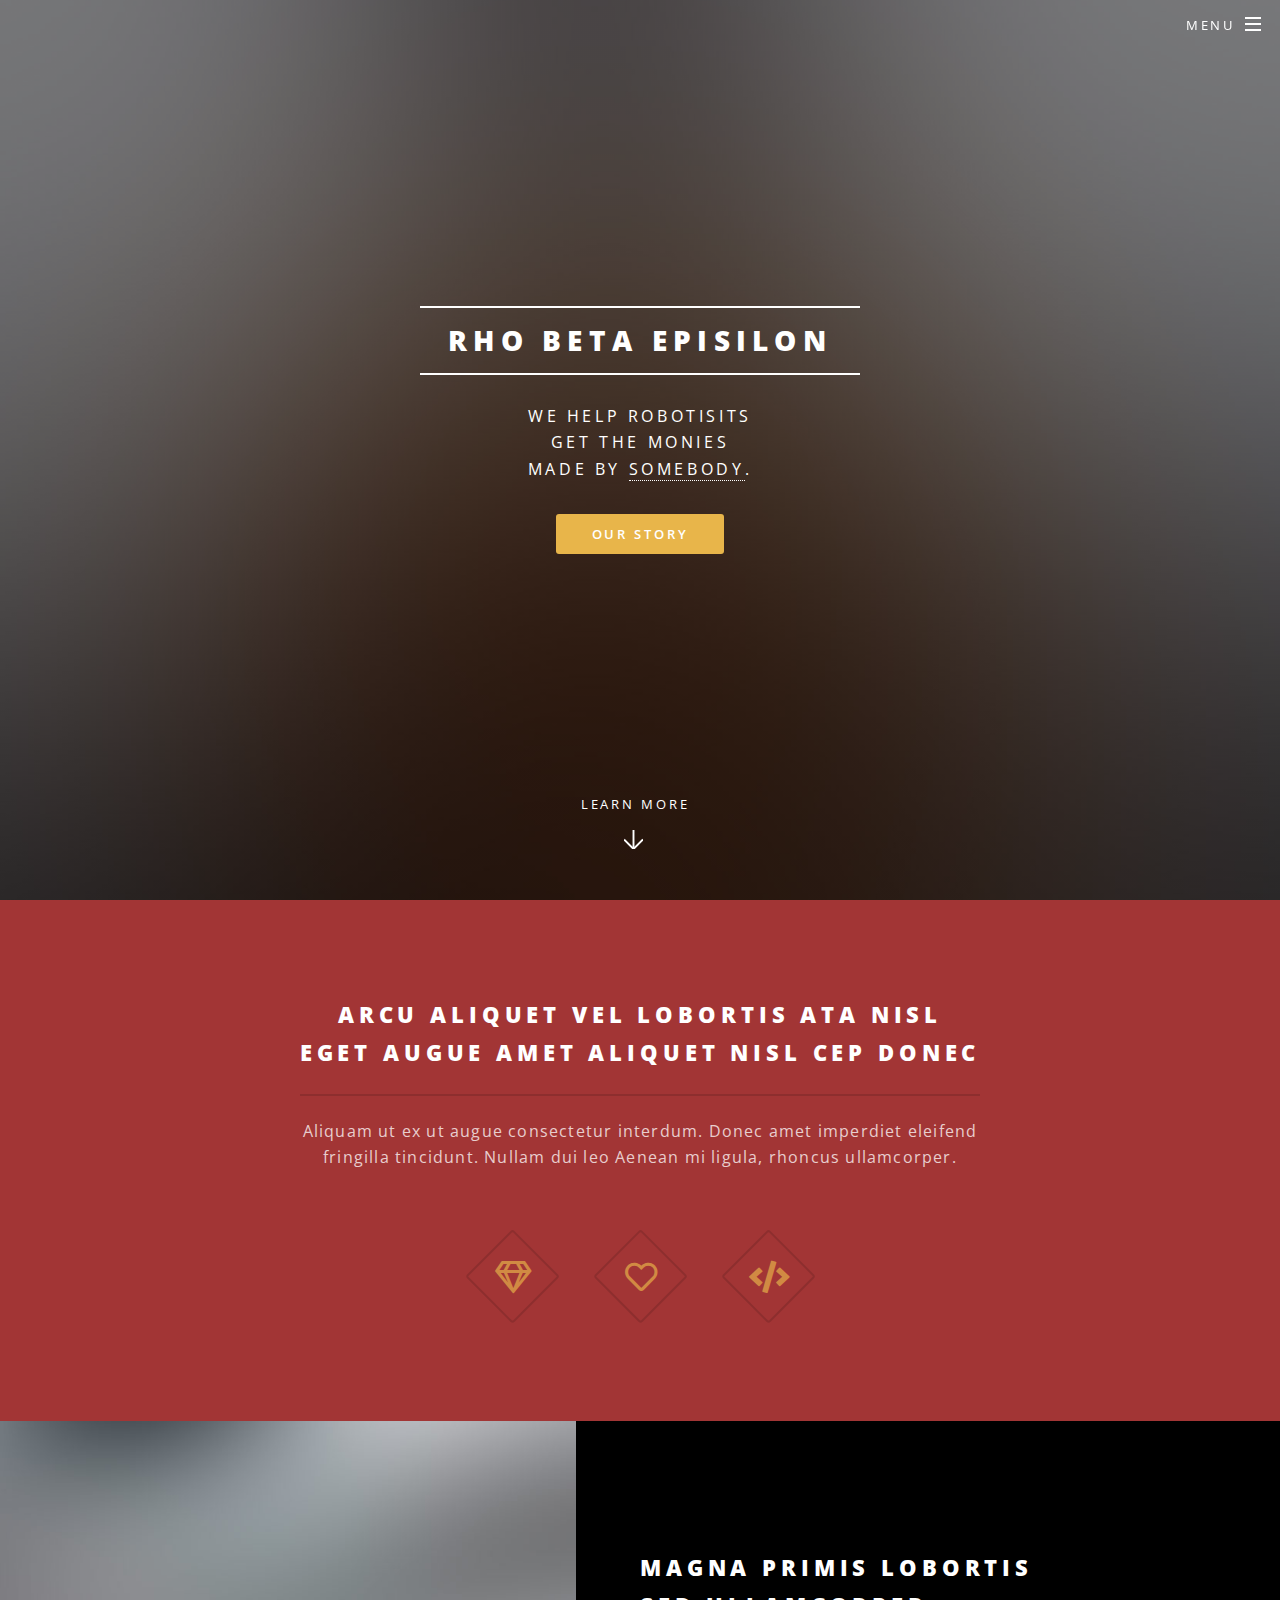
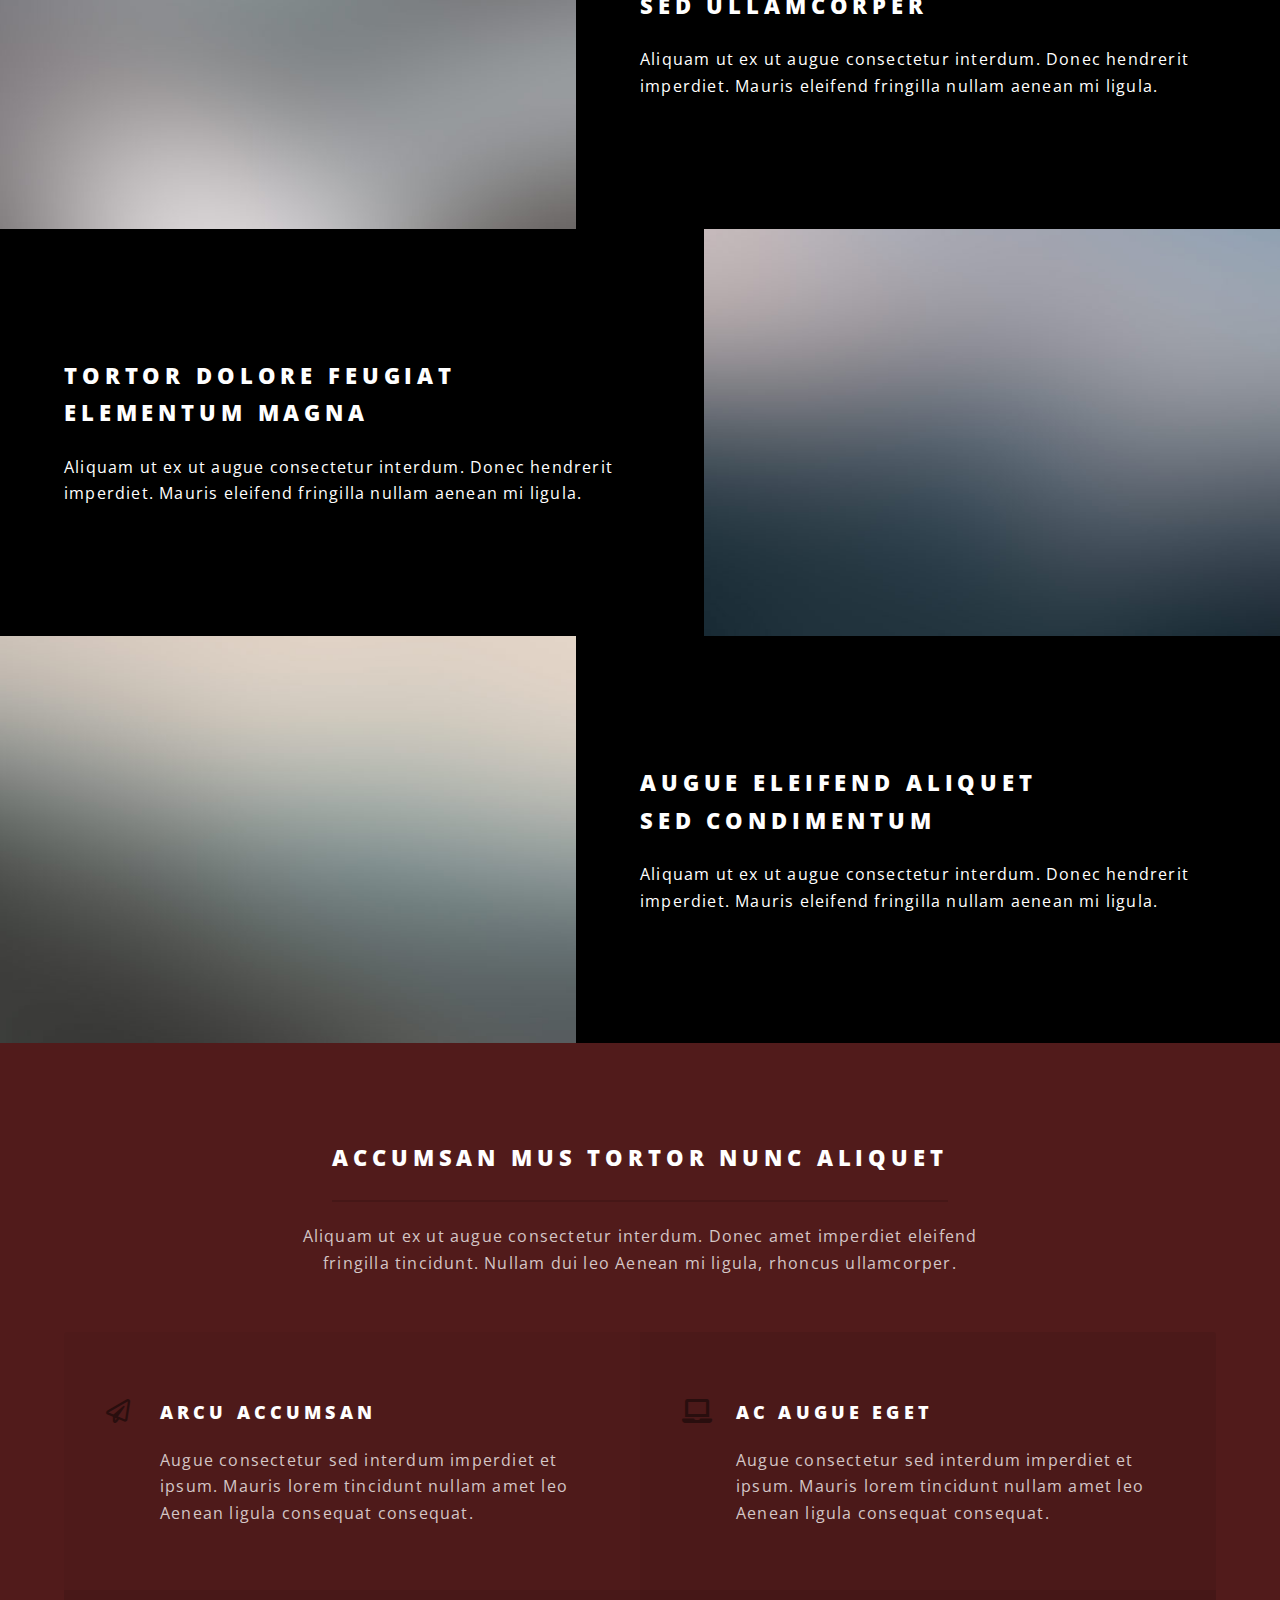
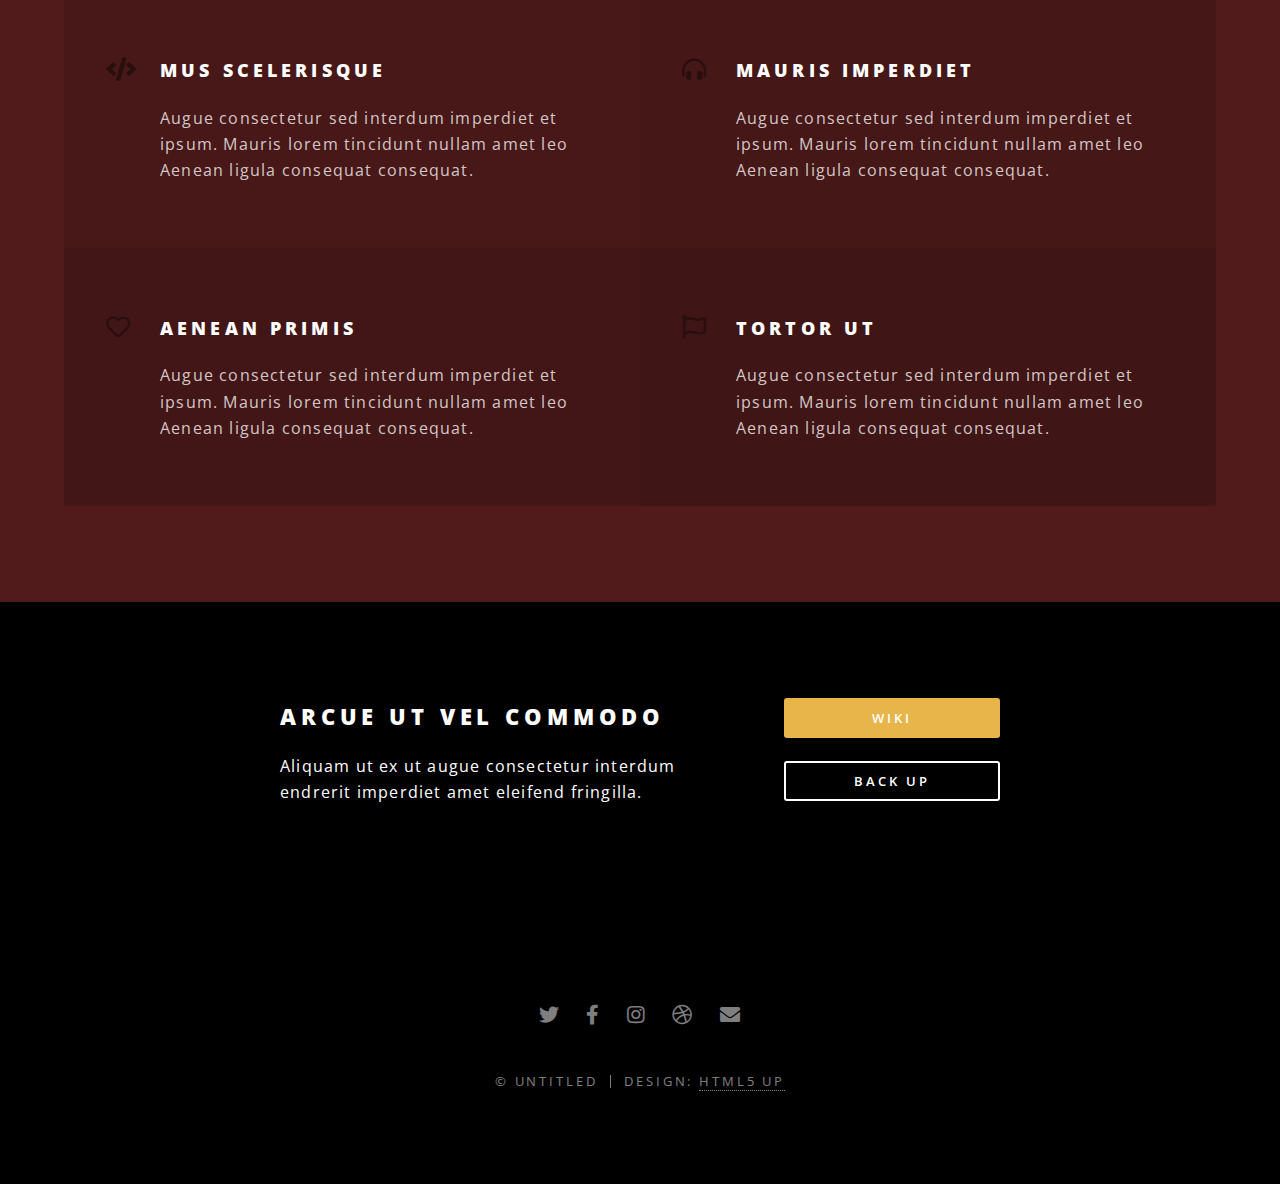
<file: index.html>
<!DOCTYPE HTML>
<!--
	Spectral by HTML5 UP
	html5up.net | @ajlkn
	Free for personal and commercial use under the CCA 3.0 license (html5up.net/license)
-->
<html>
	<head>
		<title>Rho Beta Episilon</title>
		<meta charset="utf-8" />
		<meta name="viewport" content="width=device-width, initial-scale=1, user-scalable=no" />
		<link rel="stylesheet" href="assets/css/main.css" />
		<noscript><link rel="stylesheet" href="assets/css/noscript.css" /></noscript>
	</head>
	<body class="landing is-preload">

		<!-- Page Wrapper -->
			<div id="page-wrapper">

				<!-- Header -->
					<header id="header" class="alt">
						<h1><a href="index.html">Rho Beta Episilon</a></h1>
						<nav id="nav">
							<ul>
								<li class="special">
									<a href="#menu" class="menuToggle"><span>Menu</span></a>
									<div id="menu">
										<ul>
											<li><a href="index.html">Home</a></li>
											<li><a href="about.html">About Us</a></li>
											<li><a href="chapter.html">Starting A Chapter</a></li>
											<li><a href="branding.html">Branding</a></li>
											<li><a href="contact.html">Contact Us</a></li>
											<li><a href="elements.html">Elements</a></li>
										</ul>
									</div>
								</li>
							</ul>
						</nav>
					</header>

				<!-- Banner -->
					<section id="banner">
						<div class="inner">
							<h2>Rho Beta Episilon</h2>
							<p>We Help Robotisits<br />
							Get The Monies<br />
							Made by <a href="https://arjungandhi.com">Somebody</a>.</p>
							<ul class="actions special">
								<li><a href="about.html" class="button primary"> Our Story </a></li>
							</ul>
						</div>
						<a href="#one" class="more scrolly">Learn More</a>
					</section>

				<!-- One -->
					<section id="one" class="wrapper style1 special">
						<div class="inner">
							<header class="major">
								<h2>Arcu aliquet vel lobortis ata nisl<br />
								eget augue amet aliquet nisl cep donec</h2>
								<p>Aliquam ut ex ut augue consectetur interdum. Donec amet imperdiet eleifend<br />
								fringilla tincidunt. Nullam dui leo Aenean mi ligula, rhoncus ullamcorper.</p>
							</header>
							<ul class="icons major">
								<li><span class="icon fa-gem major style3"><span class="label">Lorem</span></span></li>
								<li><span class="icon fa-heart major style3"><span class="label">Ipsum</span></span></li>
								<li><span class="icon solid fa-code major style3"><span class="label">Dolor</span></span></li>
							</ul>
						</div>
					</section>

				<!-- Two -->
					<section id="two" class="wrapper alt style2">
						<section class="spotlight">
							<div class="image"><img src="images/pic01.jpg" alt="" /></div><div class="content">
								<h2>Magna primis lobortis<br />
								sed ullamcorper</h2>
								<p>Aliquam ut ex ut augue consectetur interdum. Donec hendrerit imperdiet. Mauris eleifend fringilla nullam aenean mi ligula.</p>
							</div>
						</section>
						<section class="spotlight">
							<div class="image"><img src="images/pic02.jpg" alt="" /></div><div class="content">
								<h2>Tortor dolore feugiat<br />
								elementum magna</h2>
								<p>Aliquam ut ex ut augue consectetur interdum. Donec hendrerit imperdiet. Mauris eleifend fringilla nullam aenean mi ligula.</p>
							</div>
						</section>
						<section class="spotlight">
							<div class="image"><img src="images/pic03.jpg" alt="" /></div><div class="content">
								<h2>Augue eleifend aliquet<br />
								sed condimentum</h2>
								<p>Aliquam ut ex ut augue consectetur interdum. Donec hendrerit imperdiet. Mauris eleifend fringilla nullam aenean mi ligula.</p>
							</div>
						</section>
					</section>

				<!-- Three -->
					<section id="three" class="wrapper style3 special">
						<div class="inner">
							<header class="major">
								<h2>Accumsan mus tortor nunc aliquet</h2>
								<p>Aliquam ut ex ut augue consectetur interdum. Donec amet imperdiet eleifend<br />
								fringilla tincidunt. Nullam dui leo Aenean mi ligula, rhoncus ullamcorper.</p>
							</header>
							<ul class="features">
								<li class="icon fa-paper-plane">
									<h3>Arcu accumsan</h3>
									<p>Augue consectetur sed interdum imperdiet et ipsum. Mauris lorem tincidunt nullam amet leo Aenean ligula consequat consequat.</p>
								</li>
								<li class="icon solid fa-laptop">
									<h3>Ac Augue Eget</h3>
									<p>Augue consectetur sed interdum imperdiet et ipsum. Mauris lorem tincidunt nullam amet leo Aenean ligula consequat consequat.</p>
								</li>
								<li class="icon solid fa-code">
									<h3>Mus Scelerisque</h3>
									<p>Augue consectetur sed interdum imperdiet et ipsum. Mauris lorem tincidunt nullam amet leo Aenean ligula consequat consequat.</p>
								</li>
								<li class="icon solid fa-headphones-alt">
									<h3>Mauris Imperdiet</h3>
									<p>Augue consectetur sed interdum imperdiet et ipsum. Mauris lorem tincidunt nullam amet leo Aenean ligula consequat consequat.</p>
								</li>
								<li class="icon fa-heart">
									<h3>Aenean Primis</h3>
									<p>Augue consectetur sed interdum imperdiet et ipsum. Mauris lorem tincidunt nullam amet leo Aenean ligula consequat consequat.</p>
								</li>
								<li class="icon fa-flag">
									<h3>Tortor Ut</h3>
									<p>Augue consectetur sed interdum imperdiet et ipsum. Mauris lorem tincidunt nullam amet leo Aenean ligula consequat consequat.</p>
								</li>
							</ul>
						</div>
					</section>

				<!-- CTA -->
					<section id="cta" class="wrapper style4">
						<div class="inner">
							<header>
								<h2>Arcue ut vel commodo</h2>
								<p>Aliquam ut ex ut augue consectetur interdum endrerit imperdiet amet eleifend fringilla.</p>
							</header>
							<ul class="actions stacked">
								<li><a href="https://wiki.rhobetaepsilon.com" class="button fit primary">Wiki</a></li>
								<li><a href="#" class="button fit">Back Up</a></li>
							</ul>
						</div>
					</section>

				<!-- Footer -->
					<footer id="footer">
						<ul class="icons">
							<li><a href="#" class="icon brands fa-twitter"><span class="label">Twitter</span></a></li>
							<li><a href="#" class="icon brands fa-facebook-f"><span class="label">Facebook</span></a></li>
							<li><a href="#" class="icon brands fa-instagram"><span class="label">Instagram</span></a></li>
							<li><a href="#" class="icon brands fa-dribbble"><span class="label">Dribbble</span></a></li>
							<li><a href="#" class="icon solid fa-envelope"><span class="label">Email</span></a></li>
						</ul>
						<ul class="copyright">
							<li>&copy; Untitled</li><li>Design: <a href="http://html5up.net">HTML5 UP</a></li>
						</ul>
					</footer>

			</div>

		<!-- Scripts -->
			<script src="assets/js/jquery.min.js"></script>
			<script src="assets/js/jquery.scrollex.min.js"></script>
			<script src="assets/js/jquery.scrolly.min.js"></script>
			<script src="assets/js/browser.min.js"></script>
			<script src="assets/js/breakpoints.min.js"></script>
			<script src="assets/js/util.js"></script>
			<script src="assets/js/main.js"></script>

	</body>
</html>
</file>
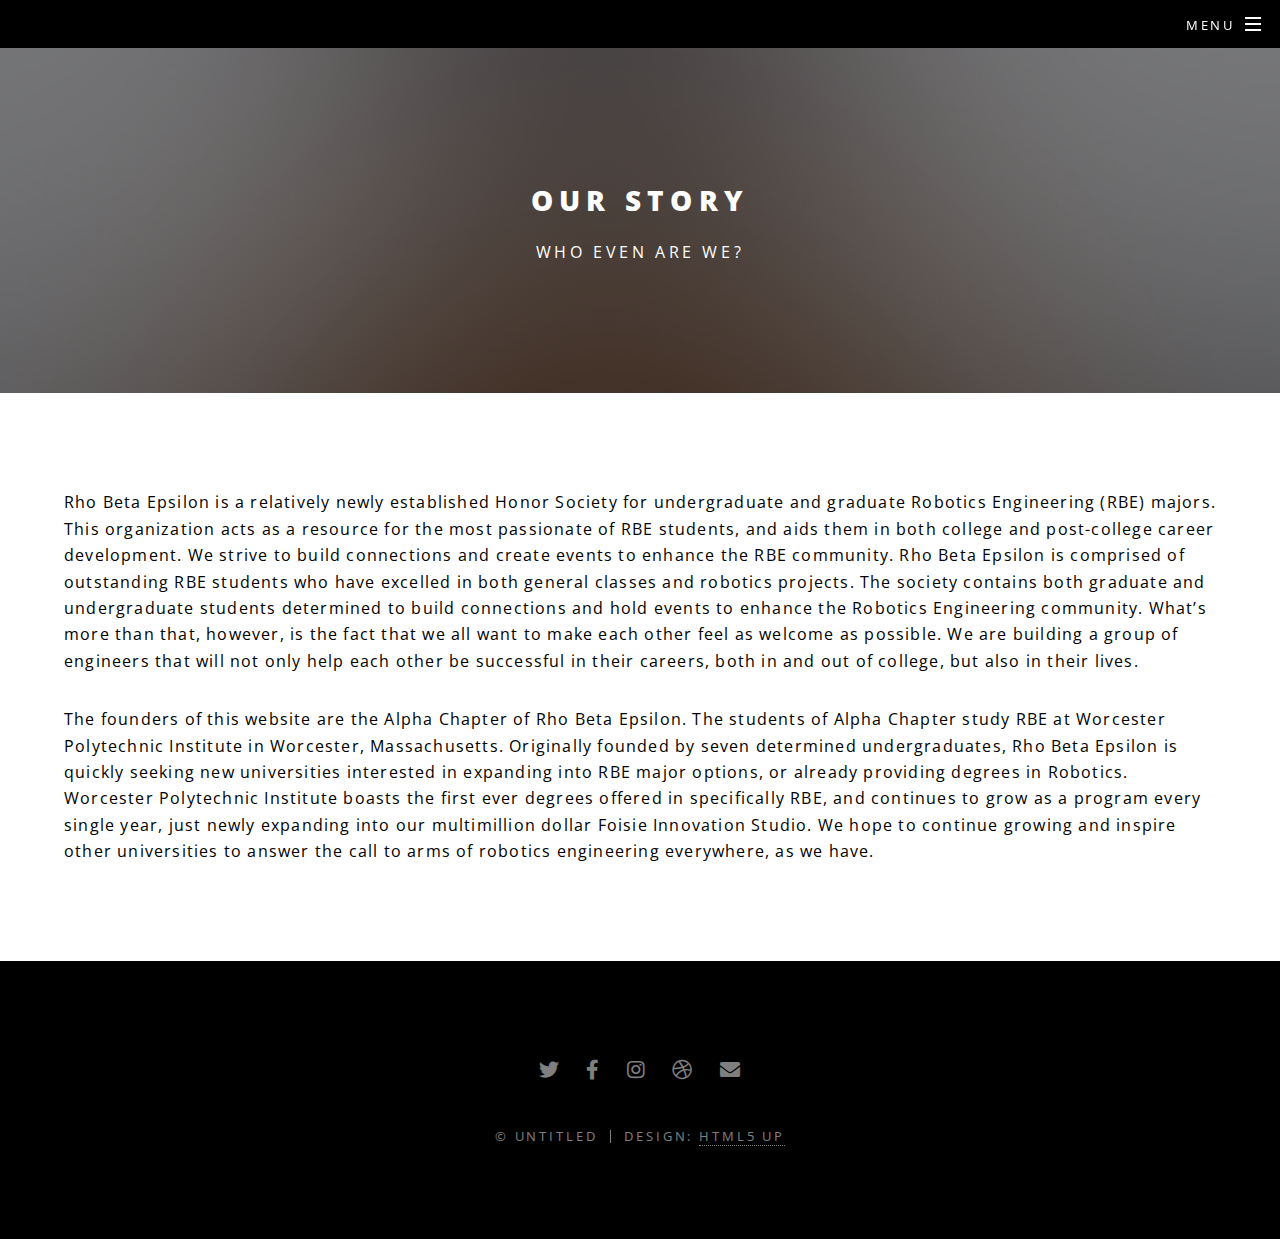
<file: about.html>
<!DOCTYPE HTML>
<!--
	Spectral by HTML5 UP
	html5up.net | @ajlkn
	Free for personal and commercial use under the CCA 3.0 license (html5up.net/license)
-->
<html>
	<head>
		<title>About Us</title>
		<meta charset="utf-8" />
		<meta name="viewport" content="width=device-width, initial-scale=1, user-scalable=no" />
		<link rel="stylesheet" href="assets/css/main.css" />
		<noscript><link rel="stylesheet" href="assets/css/noscript.css" /></noscript>
	</head>
	<body class="is-preload">

		<!-- Page Wrapper -->
			<div id="page-wrapper">

				<!-- Header -->
				<header id="header" class="alt">
					<h1><a href="index.html">Spectral</a></h1>
					<nav id="nav">
						<ul>
							<li class="special">
								<a href="#menu" class="menuToggle"><span>Menu</span></a>
								<div id="menu">
									<ul>
										<li><a href="index.html">Home</a></li>
										<li><a href="about.html">About Us</a></li>
										<li><a href="chapter.html">Starting A Chapter</a></li>
										<li><a href="branding.html">Branding</a></li>
										<li><a href="contact.html">Contact Us</a></li>
										<li><a href="elements.html">Elements</a></li>
									</ul>
								</div>
							</li>
						</ul>
					</nav>
				</header>

				<!-- Main -->
				<article id="main">
					<header>
						<h2>Our Story</h2>
						<p>Who Even Are We?</p>
					</header>
					<section class="wrapper style5">
						<div class="inner">
							<p>
							Rho Beta Epsilon is a relatively newly established Honor Society for undergraduate and graduate Robotics Engineering (RBE) majors. This organization acts as a resource for the most passionate of RBE students, and aids them in both college and post-college career development. We strive to build connections and create events to enhance the RBE community. Rho Beta Epsilon is comprised of outstanding RBE students who have excelled in both general classes and robotics projects. The society contains both graduate and undergraduate students determined to build connections and hold events to enhance the Robotics Engineering community. What’s more than that, however, is the fact that we all want to make each other feel as welcome as possible. We are building a group of engineers that will not only help each other be successful in their careers, both in and out of college, but also in their lives.
							</p>
							<p>
							The founders of this website are the Alpha Chapter of Rho Beta Epsilon. The students of Alpha Chapter study RBE at Worcester Polytechnic Institute in Worcester, Massachusetts. Originally founded by seven determined undergraduates, Rho Beta Epsilon is quickly seeking new universities interested in expanding into RBE major options, or already providing degrees in Robotics. Worcester Polytechnic Institute boasts the first ever degrees offered in specifically RBE, and continues to grow as a program every single year, just newly expanding into our multimillion dollar Foisie Innovation Studio. We hope to continue growing and inspire other universities to answer the call to arms of robotics engineering everywhere, as we have.
							</p>
						</div>
					</section>
				</article>

				<!-- Footer -->
					<footer id="footer">
						<ul class="icons">
							<li><a href="#" class="icon brands fa-twitter"><span class="label">Twitter</span></a></li>
							<li><a href="#" class="icon brands fa-facebook-f"><span class="label">Facebook</span></a></li>
							<li><a href="#" class="icon brands fa-instagram"><span class="label">Instagram</span></a></li>
							<li><a href="#" class="icon brands fa-dribbble"><span class="label">Dribbble</span></a></li>
							<li><a href="#" class="icon solid fa-envelope"><span class="label">Email</span></a></li>
						</ul>
						<ul class="copyright">
							<li>&copy; Untitled</li><li>Design: <a href="http://html5up.net">HTML5 UP</a></li>
						</ul>
					</footer>

			</div>

		<!-- Scripts -->
			<script src="assets/js/jquery.min.js"></script>
			<script src="assets/js/jquery.scrollex.min.js"></script>
			<script src="assets/js/jquery.scrolly.min.js"></script>
			<script src="assets/js/browser.min.js"></script>
			<script src="assets/js/breakpoints.min.js"></script>
			<script src="assets/js/util.js"></script>
			<script src="assets/js/main.js"></script>

	</body>
</html>
</file>
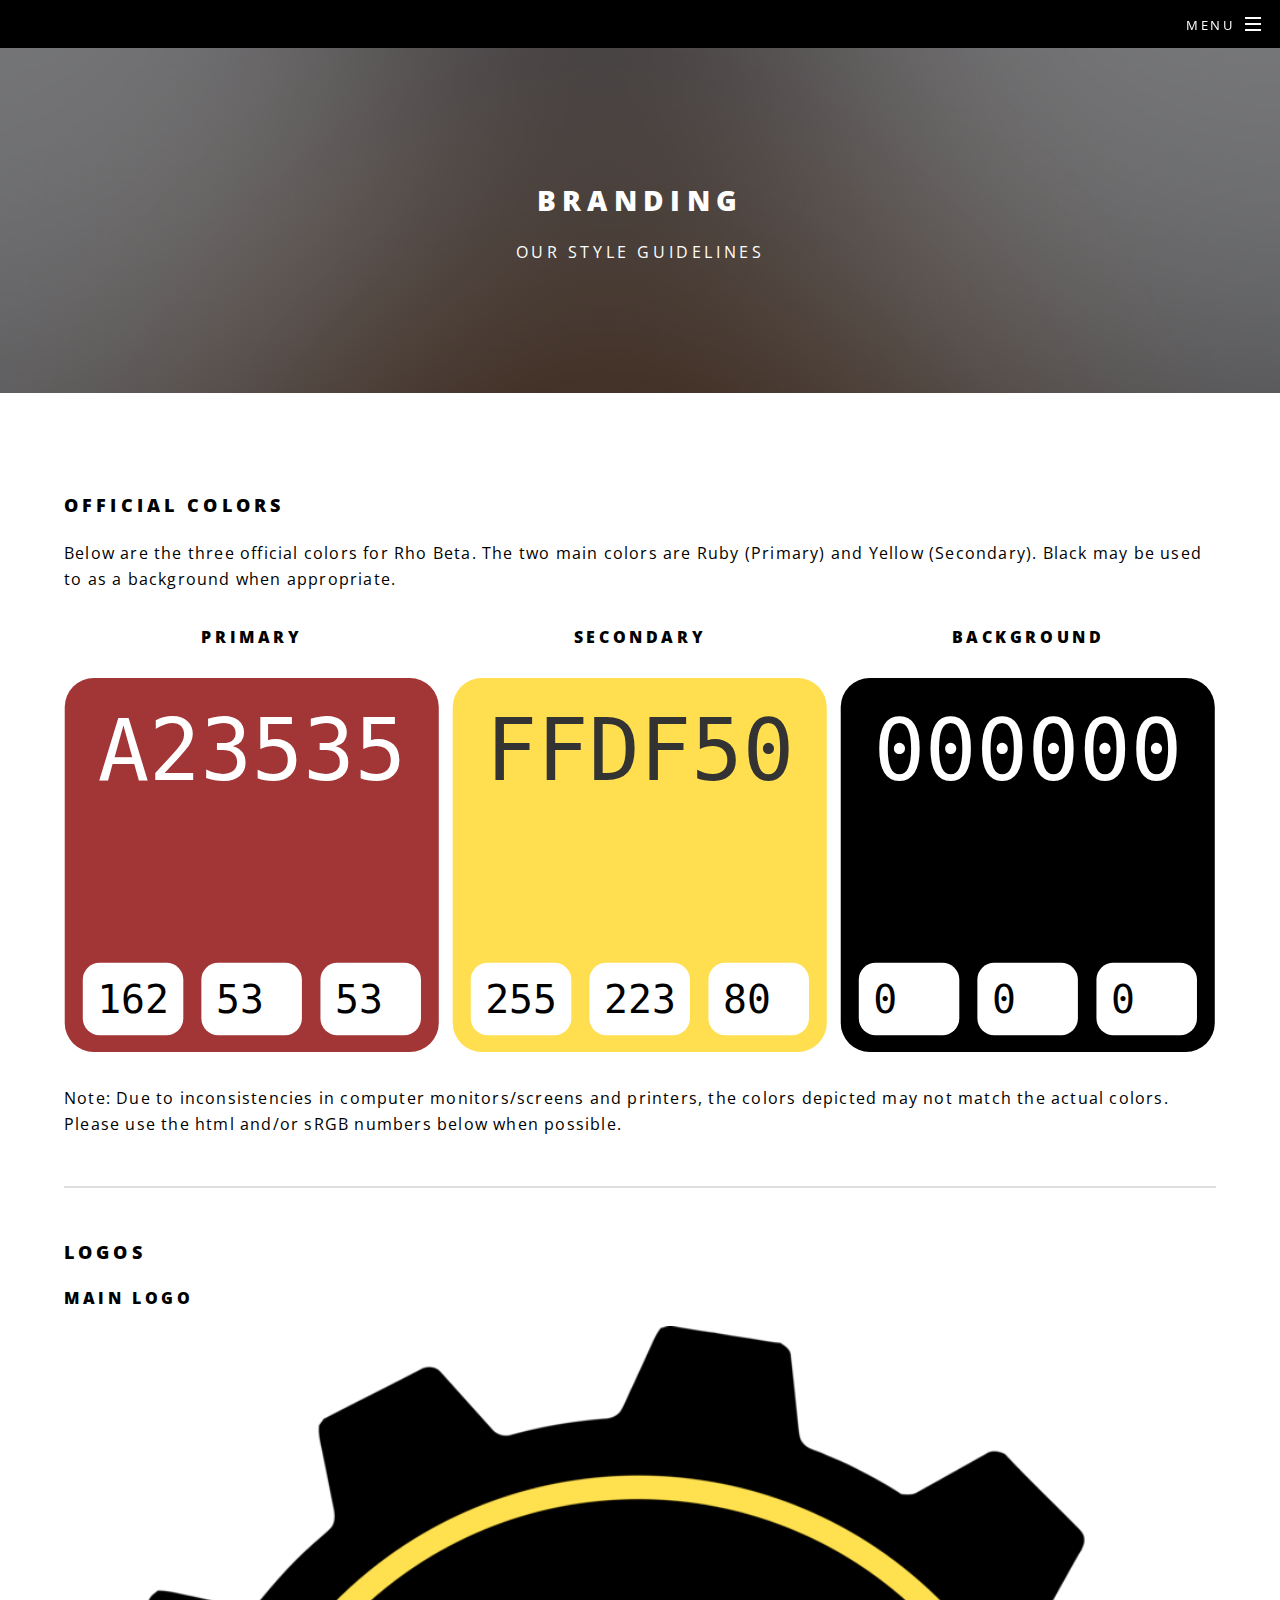
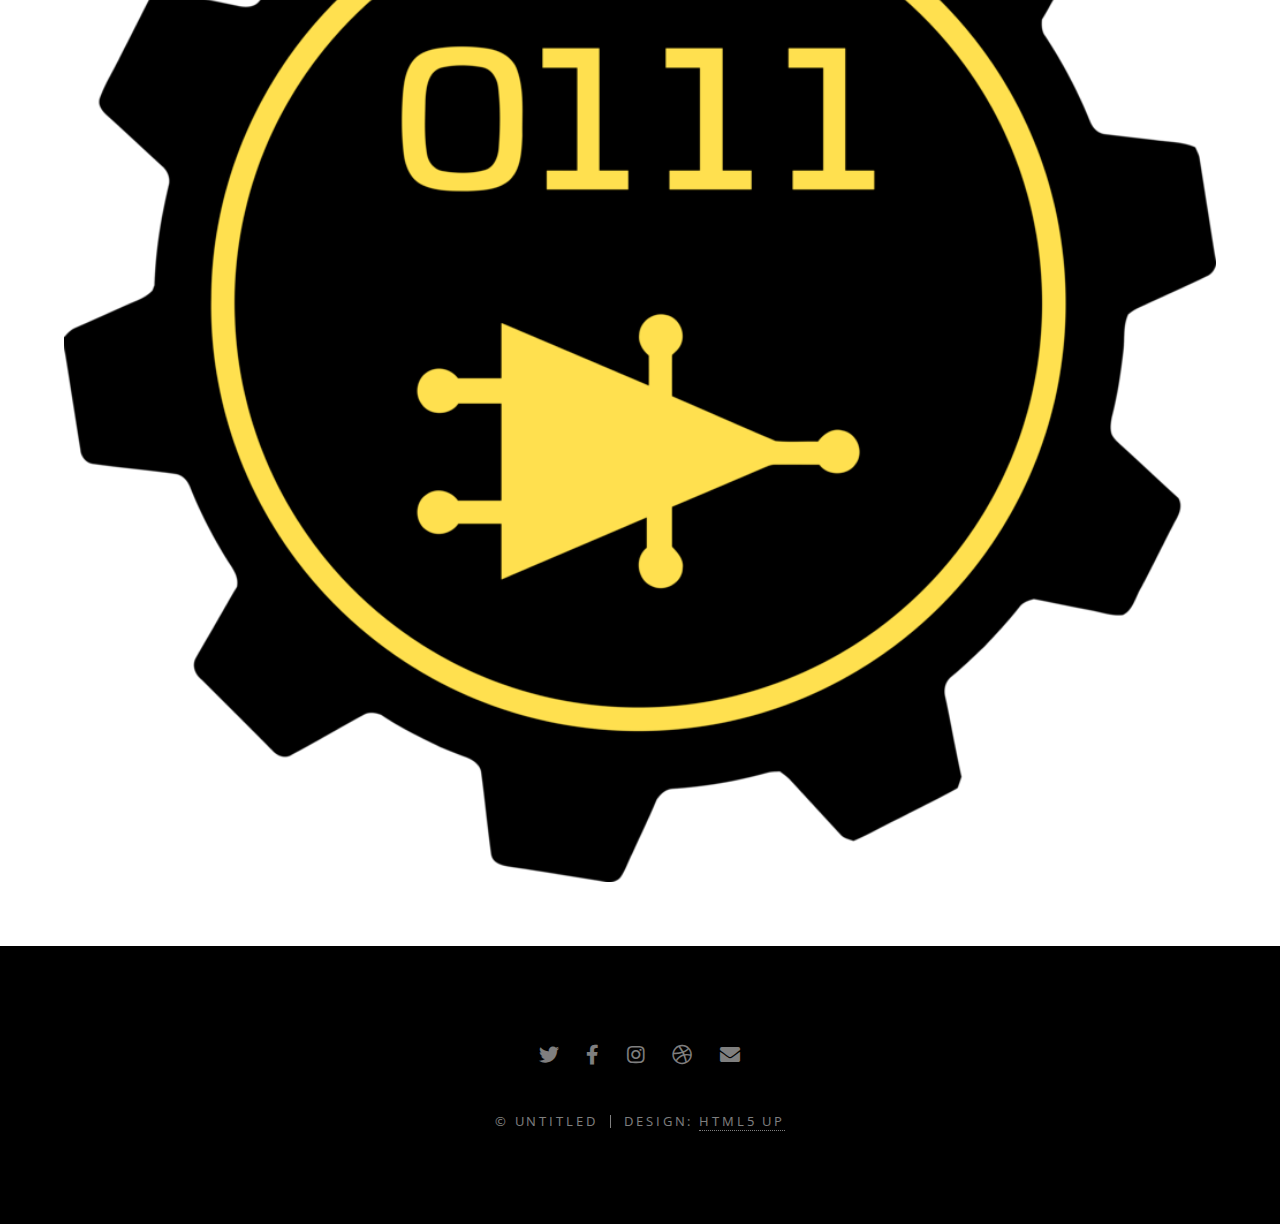
<file: branding.html>
<!DOCTYPE HTML>
<!--
	Spectral by HTML5 UP
	html5up.net | @ajlkn
	Free for personal and commercial use under the CCA 3.0 license (html5up.net/license)
-->
<html>
	<head>
		<title>Branding</title>
		<meta charset="utf-8" />
		<meta name="viewport" content="width=device-width, initial-scale=1, user-scalable=no" />
		<link rel="stylesheet" href="assets/css/main.css" />
		<noscript><link rel="stylesheet" href="assets/css/noscript.css" /></noscript>
	</head>
	<body class="is-preload">

		<!-- Page Wrapper -->
			<div id="page-wrapper">

				<!-- Header -->
				<header id="header" class="alt">
					<h1><a href="index.html">Spectral</a></h1>
					<nav id="nav">
						<ul>
							<li class="special">
								<a href="#menu" class="menuToggle"><span>Menu</span></a>
								<div id="menu">
									<ul>
										<li><a href="index.html">Home</a></li>
										<li><a href="about.html">About Us</a></li>
										<li><a href="chapter.html">Starting A Chapter</a></li>
										<li><a href="branding.html">Branding</a></li>
										<li><a href="contact.html">Contact Us</a></li>
										<li><a href="elements.html">Elements</a></li>
									</ul>
								</div>
							</li>
						</ul>
					</nav>
				</header>

				<!-- Main -->
					<article id="main">
						<header>
							<h2>Branding</h2>
							<p>Our Style Guidelines</p>
						</header>
						<section class="wrapper style5">
							<div class="inner">

								<h3>Official Colors</h3>
								<p>Below are the three official colors for Rho Beta. The two main colors are Ruby (Primary) and Yellow (Secondary). Black may be used to as a background when appropriate.</p>
								<div class="box alt">
									<div class="row gtr-50 gtr-uniform">
										<div class="col-4"><span style="text-align: center;"><h4>Primary</h4></span></div>
										<div class="col-4"><span style="text-align: center;"><h4>Secondary</h4></span></div>
										<div class="col-4"><span style="text-align: center;"><h4>Background</h4></span></div>
										<div class="col-4"><span class="image fit"><img src="images/primary.svg" alt=""></span></div>
										<div class="col-4"><span class="image fit"><img src="images/secondary.svg" alt=accent""></span></div>
										<div class="col-4"><span class="image fit"><img src="images/background.svg" alt=""></span></div>
									</div>
								</div>
								<p>Note: Due to inconsistencies in computer monitors/screens and printers, the colors depicted may not match the actual colors. Please use the html and/or sRGB numbers below when possible.</p>
								<hr />

								<h3>Logos</h3>
								<h4>Main Logo</h4>
								<div class="row gtr-50 gtr-uniform">
									<div class="col-12"><span class="image fit"><img src="images/logo.png" alt=""></span></div>
								</div>
							</div>
						</section>
					</article>

				<!-- Footer -->
					<footer id="footer">
						<ul class="icons">
							<li><a href="#" class="icon brands fa-twitter"><span class="label">Twitter</span></a></li>
							<li><a href="#" class="icon brands fa-facebook-f"><span class="label">Facebook</span></a></li>
							<li><a href="#" class="icon brands fa-instagram"><span class="label">Instagram</span></a></li>
							<li><a href="#" class="icon brands fa-dribbble"><span class="label">Dribbble</span></a></li>
							<li><a href="#" class="icon solid fa-envelope"><span class="label">Email</span></a></li>
						</ul>
						<ul class="copyright">
							<li>&copy; Untitled</li><li>Design: <a href="http://html5up.net">HTML5 UP</a></li>
						</ul>
					</footer>

			</div>

		<!-- Scripts -->
			<script src="assets/js/jquery.min.js"></script>
			<script src="assets/js/jquery.scrollex.min.js"></script>
			<script src="assets/js/jquery.scrolly.min.js"></script>
			<script src="assets/js/browser.min.js"></script>
			<script src="assets/js/breakpoints.min.js"></script>
			<script src="assets/js/util.js"></script>
			<script src="assets/js/main.js"></script>

	</body>
</html>
</file>
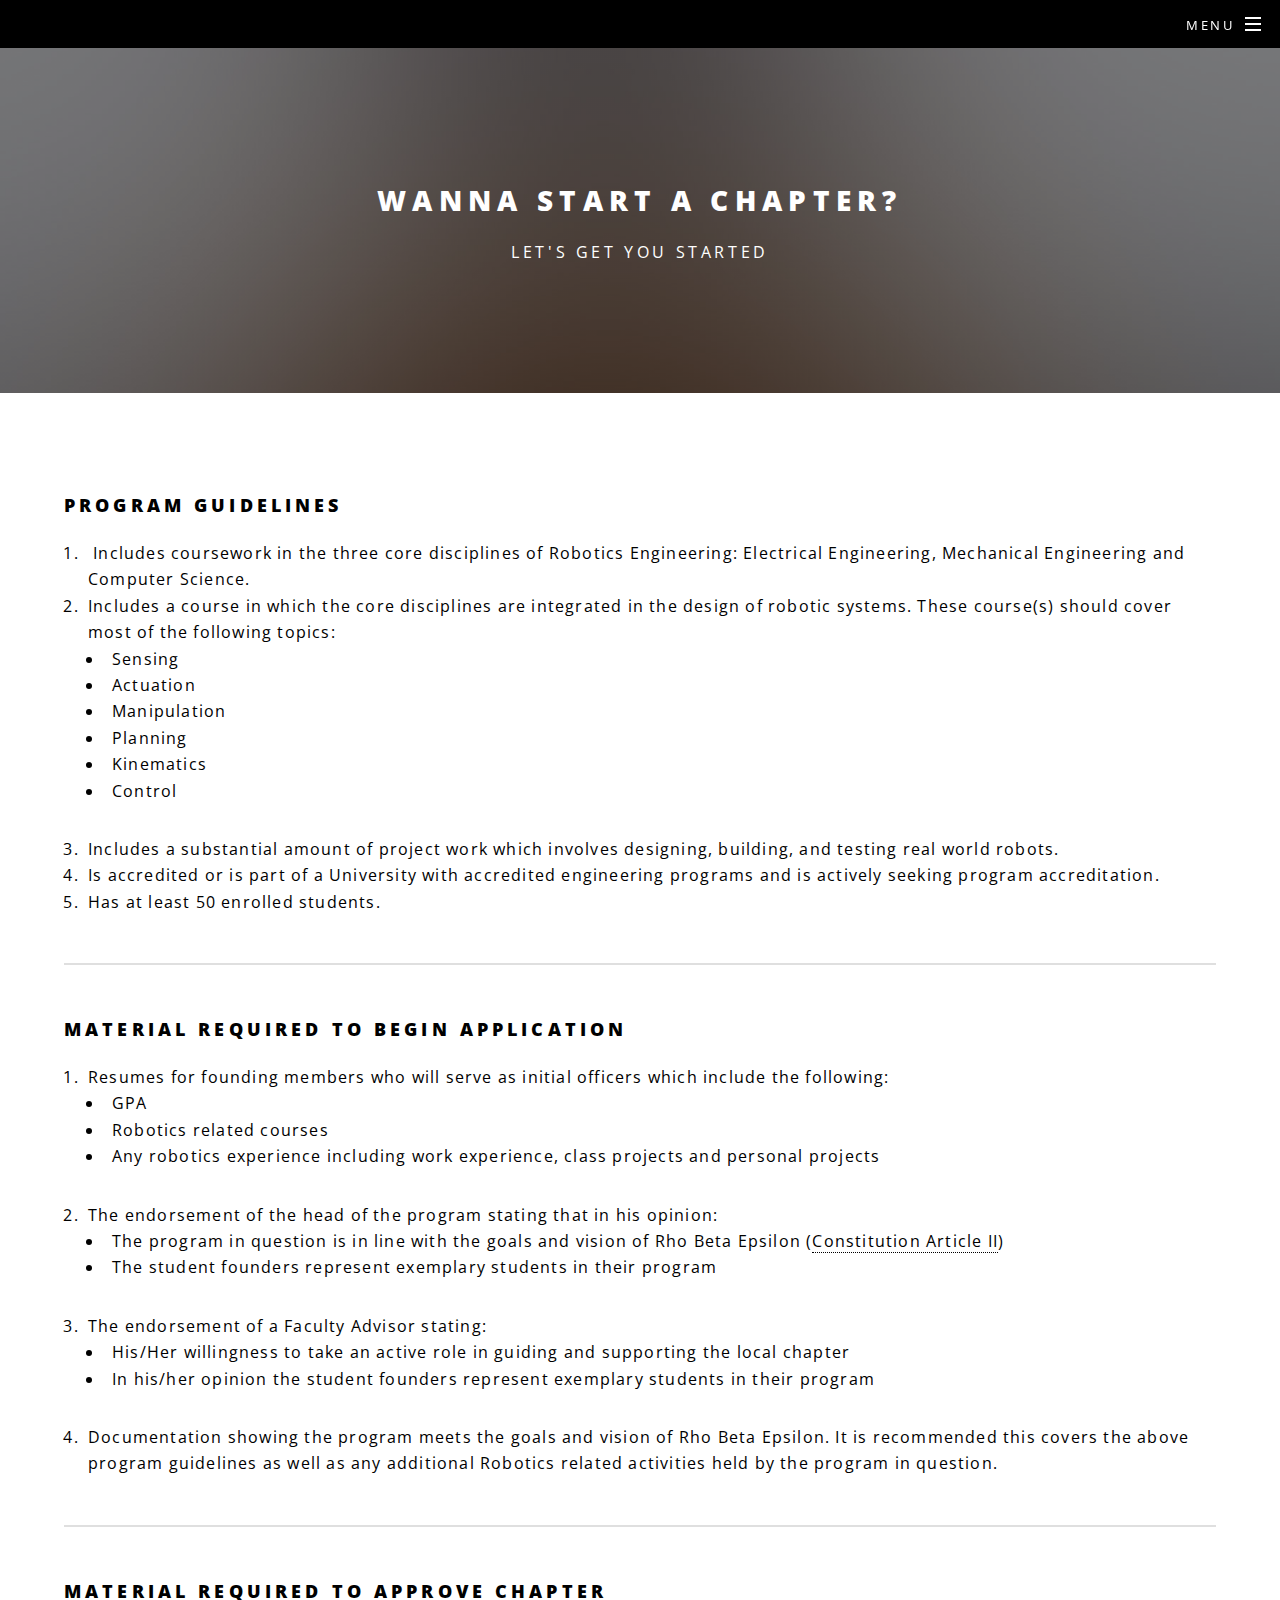
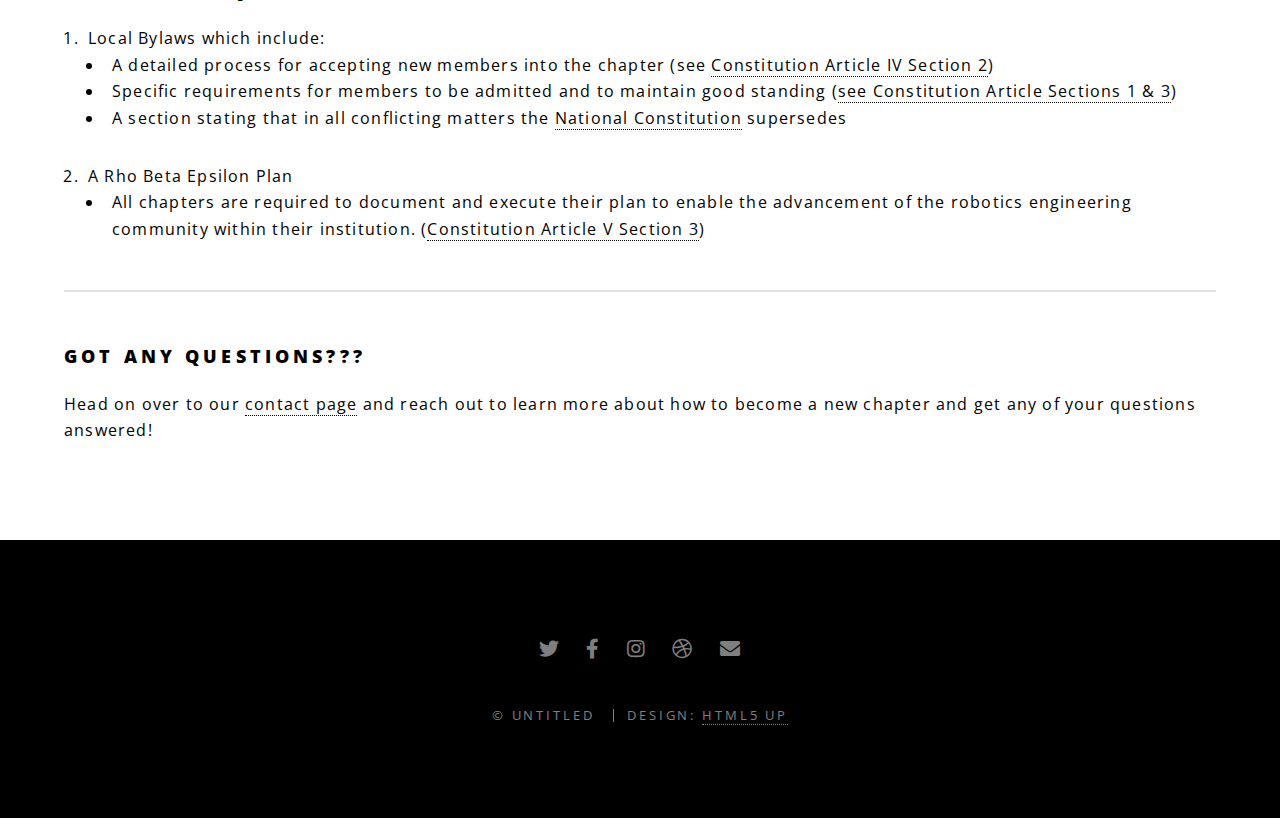
<file: chapter.html>
<!DOCTYPE HTML>
<!--
	Spectral by HTML5 UP
	html5up.net | @ajlkn
	Free for personal and commercial use under the CCA 3.0 license (html5up.net/license)
-->
<html>

<head>
	<title>Chapter</title>
	<meta charset="utf-8" />
	<meta name="viewport" content="width=device-width, initial-scale=1, user-scalable=no" />
	<link rel="stylesheet" href="assets/css/main.css" />
	<noscript>
		<link rel="stylesheet" href="assets/css/noscript.css" /></noscript>
</head>

<body class="is-preload">

	<!-- Page Wrapper -->
	<div id="page-wrapper">

		<!-- Header -->
		<header id="header" class="alt">
			<h1><a href="index.html">Spectral</a></h1>
			<nav id="nav">
				<ul>
					<li class="special">
						<a href="#menu" class="menuToggle"><span>Menu</span></a>
						<div id="menu">
							<ul>
								<li><a href="index.html">Home</a></li>
								<li><a href="about.html">About Us</a></li>
								<li><a href="chapter.html">Starting A Chapter</a></li>
								<li><a href="branding.html">Branding</a></li>
								<li><a href="contact.html">Contact Us</a></li>
								<li><a href="elements.html">Elements</a></li>
							</ul>
						</div>
					</li>
				</ul>
			</nav>
		</header>

		<!-- Main -->
		<article id="main">
			<header>
				<h2>Wanna Start A Chapter?</h2>
				<p>Let's Get you Started</p>
			</header>
			<section class="wrapper style5">
				<div class="inner">

					<h3>Program Guidelines</h3>

					<ol>
						<li>&nbsp;Includes coursework in the three core disciplines of Robotics Engineering: Electrical
							Engineering, Mechanical Engineering and Computer Science.</li>
						<li>Includes a course in which the core disciplines are integrated in the design of robotic
							systems. These course(s) should cover most of the following topics:<ul>
								<li>Sensing</li>
								<li>Actuation</li>
								<li>Manipulation</li>
								<li>Planning</li>
								<li>Kinematics</li>
								<li>Control</li>
							</ul>
						</li>
						<li>Includes a substantial amount of project work which involves designing, building, and
							testing real world&nbsp;robots.</li>
						<li>Is accredited or is part of a University with accredited engineering programs and is
							actively seeking program accreditation.</li>
						<li>Has at least 50 enrolled students.</li>
					</ol>

					<hr />

					<h3>Material Required to Begin Application</h3>

					<ol>
						<li>Resumes for founding members who will serve as initial officers which include the following:
							<ul>
								<li>GPA</li>
								<li>Robotics related courses</li>
								<li>Any robotics experience including work experience, class projects and personal
									projects</li>
							</ul>
						</li>
						<li>The endorsement of the head of the program stating that in his opinion:<ul>
								<li>The program in question is in line with the goals and vision of Rho Beta Epsilon (<a
										href="https://rho-betaepsilon.squarespace.com/national-constitution">Constitution
										Article II</a>)</li>
								<li>The student founders represent exemplary students in their program</li>
							</ul>
						</li>
						<li>The endorsement of a Faculty Advisor stating:<ul>
								<li>His/Her willingness to take an active role in guiding and supporting the local
									chapter</li>
								<li>In his/her opinion the student founders represent exemplary students in their
									program</li>
							</ul>
						</li>
						<li>Documentation showing the program meets the goals and vision of Rho Beta Epsilon. It is
							recommended this covers the above program guidelines as well as any additional Robotics
							related activities held by the program in question.</li>
					</ol>

					<hr />

					<h3>Material Required to Approve Chapter</h3>

					<ol>
						<li>Local Bylaws which include:<ul>
								<li>A detailed process for accepting new members into the chapter (see&nbsp;<a
										href="https://rho-betaepsilon.squarespace.com/national-constitution">Constitution
										Article IV Section 2</a>)</li>
								<li>Specific requirements for members to be admitted and to maintain good standing (<a
										href="https://rho-betaepsilon.squarespace.com/national-constitution">see
										Constitution Article Sections 1 &amp; 3</a>)</li>
								<li>A section stating that in all conflicting matters the&nbsp;<a
										href="https://rho-betaepsilon.squarespace.com/national-constitution">National
										Constitution</a>&nbsp;supersedes</li>
							</ul>
						</li>
						<li>A Rho Beta Epsilon Plan<ul>
								<li>All chapters are required to document and execute their plan to enable the
									advancement of the robotics engineering community within their institution.&nbsp;(<a
										href="https://rho-betaepsilon.squarespace.com/national-constitution">Constitution
										Article V Section 3</a>)</li>
							</ul>
						</li>
					</ol>

					<hr />

					<h3>Got Any Questions???</h3>
					
					<p>Head on over to our <a href="contact.html">contact page</a> and reach out to learn more about how
						to become a new chapter and get any of your questions answered!</p </section>
		</article>

		<!-- Footer -->
		<footer id="footer">
			<ul class="icons">
				<li><a href="#" class="icon brands fa-twitter"><span class="label">Twitter</span></a></li>
				<li><a href="#" class="icon brands fa-facebook-f"><span class="label">Facebook</span></a></li>
				<li><a href="#" class="icon brands fa-instagram"><span class="label">Instagram</span></a></li>
				<li><a href="#" class="icon brands fa-dribbble"><span class="label">Dribbble</span></a></li>
				<li><a href="#" class="icon solid fa-envelope"><span class="label">Email</span></a></li>
			</ul>
			<ul class="copyright">
				<li>&copy; Untitled</li>
				<li>Design: <a href="http://html5up.net">HTML5 UP</a></li>
			</ul>
		</footer>

	</div>

	<!-- Scripts -->
	<script src="assets/js/jquery.min.js"></script>
	<script src="assets/js/jquery.scrollex.min.js"></script>
	<script src="assets/js/jquery.scrolly.min.js"></script>
	<script src="assets/js/browser.min.js"></script>
	<script src="assets/js/breakpoints.min.js"></script>
	<script src="assets/js/util.js"></script>
	<script src="assets/js/main.js"></script>

</body>

</html>
</file>
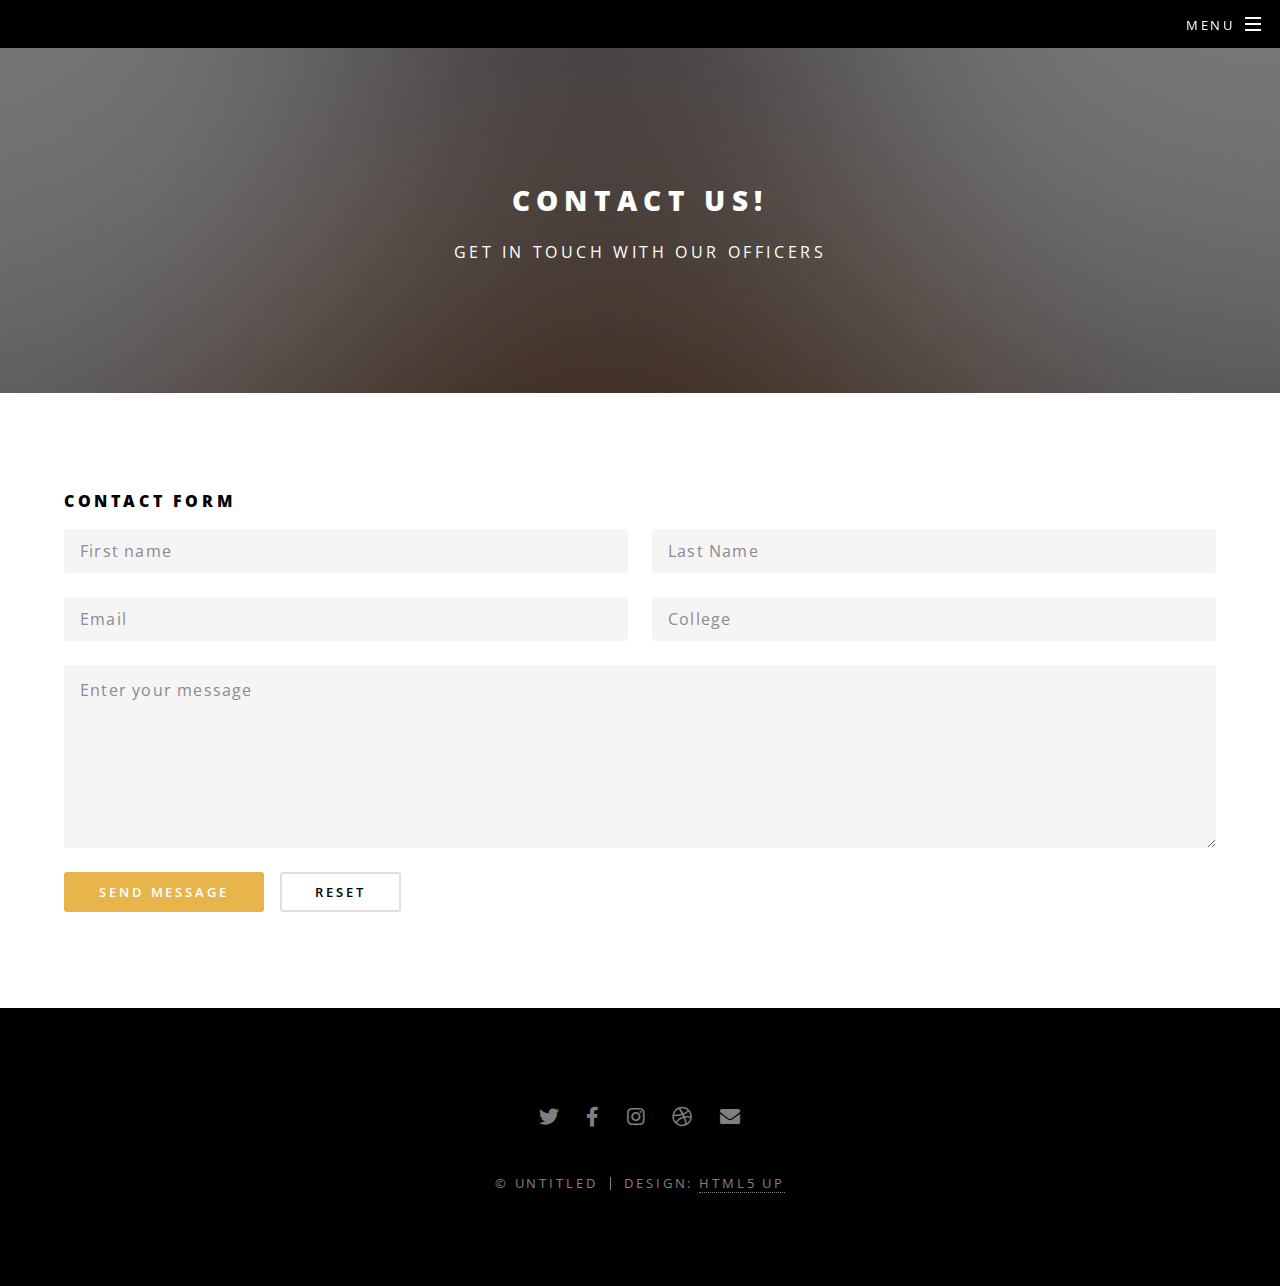
<file: contact.html>
<!DOCTYPE HTML>
<!--
	Spectral by HTML5 UP
	html5up.net | @ajlkn
	Free for personal and commercial use under the CCA 3.0 license (html5up.net/license)
-->
<html>
	<head>
		<title>Contact Us</title>
		<meta charset="utf-8" />
		<meta name="viewport" content="width=device-width, initial-scale=1, user-scalable=no" />
		<link rel="stylesheet" href="assets/css/main.css" />
		<noscript><link rel="stylesheet" href="assets/css/noscript.css" /></noscript>
	</head>
	<body class="is-preload">

		<!-- Page Wrapper -->
			<div id="page-wrapper">

				<!-- Header -->
				<header id="header" class="alt">
					<h1><a href="index.html">Spectral</a></h1>
					<nav id="nav">
						<ul>
							<li class="special">
								<a href="#menu" class="menuToggle"><span>Menu</span></a>
								<div id="menu">
									<ul>
										<li><a href="index.html">Home</a></li>
										<li><a href="about.html">About Us</a></li>
										<li><a href="chapter.html">Starting A Chapter</a></li>
										<li><a href="branding.html">Branding</a></li>
										<li><a href="contact.html">Contact Us</a></li>
										<li><a href="elements.html">Elements</a></li>
									</ul>
								</div>
							</li>
						</ul>
					</nav>
				</header>

				<!-- Main -->
					<article id="main">
						<header>
							<h2>Contact Us!</h2>
							<p>Get In touch with our Officers</p>
						</header>
						<section class="wrapper style5">
							<div class="inner">

								<section>
									<h4>Contact Form</h4>
									<form method="post" action="#">
										<div class="row gtr-uniform">
											<div class="col-6 col-12-xsmall">
												<input type="text" name="first-name" id="first-name" value="" placeholder="First name">
											</div>
											<div class="col-6 col-12-xsmall">
												<input type="text" name="last-name" id="last-name" value="" placeholder="Last Name">
											</div>
											<div class="col-6 col-12-xsmall">
												<input type="email" name="email" id="email" value="" placeholder="Email">
											</div>
											<div class="col-6 col-12-xsmall">
												<input type="text" name="college" id="college" value="" placeholder="College">
											</div>
											<div class="col-12">
												<textarea name="demo-message" id="demo-message" placeholder="Enter your message" rows="6"></textarea>
											</div>
											<div class="col-12">
												<ul class="actions">
													<li><input type="submit" value="Send Message" class="primary"></li>
													<li><input type="reset" value="Reset"></li>
												</ul>
											</div>
										</div>
									</form>
								</section>
						</section>
					</article>

				<!-- Footer -->
					<footer id="footer">
						<ul class="icons">
							<li><a href="#" class="icon brands fa-twitter"><span class="label">Twitter</span></a></li>
							<li><a href="#" class="icon brands fa-facebook-f"><span class="label">Facebook</span></a></li>
							<li><a href="#" class="icon brands fa-instagram"><span class="label">Instagram</span></a></li>
							<li><a href="#" class="icon brands fa-dribbble"><span class="label">Dribbble</span></a></li>
							<li><a href="#" class="icon solid fa-envelope"><span class="label">Email</span></a></li>
						</ul>
						<ul class="copyright">
							<li>&copy; Untitled</li><li>Design: <a href="http://html5up.net">HTML5 UP</a></li>
						</ul>
					</footer>

			</div>

		<!-- Scripts -->
			<script src="assets/js/jquery.min.js"></script>
			<script src="assets/js/jquery.scrollex.min.js"></script>
			<script src="assets/js/jquery.scrolly.min.js"></script>
			<script src="assets/js/browser.min.js"></script>
			<script src="assets/js/breakpoints.min.js"></script>
			<script src="assets/js/util.js"></script>
			<script src="assets/js/main.js"></script>

	</body>
</html>
</file>
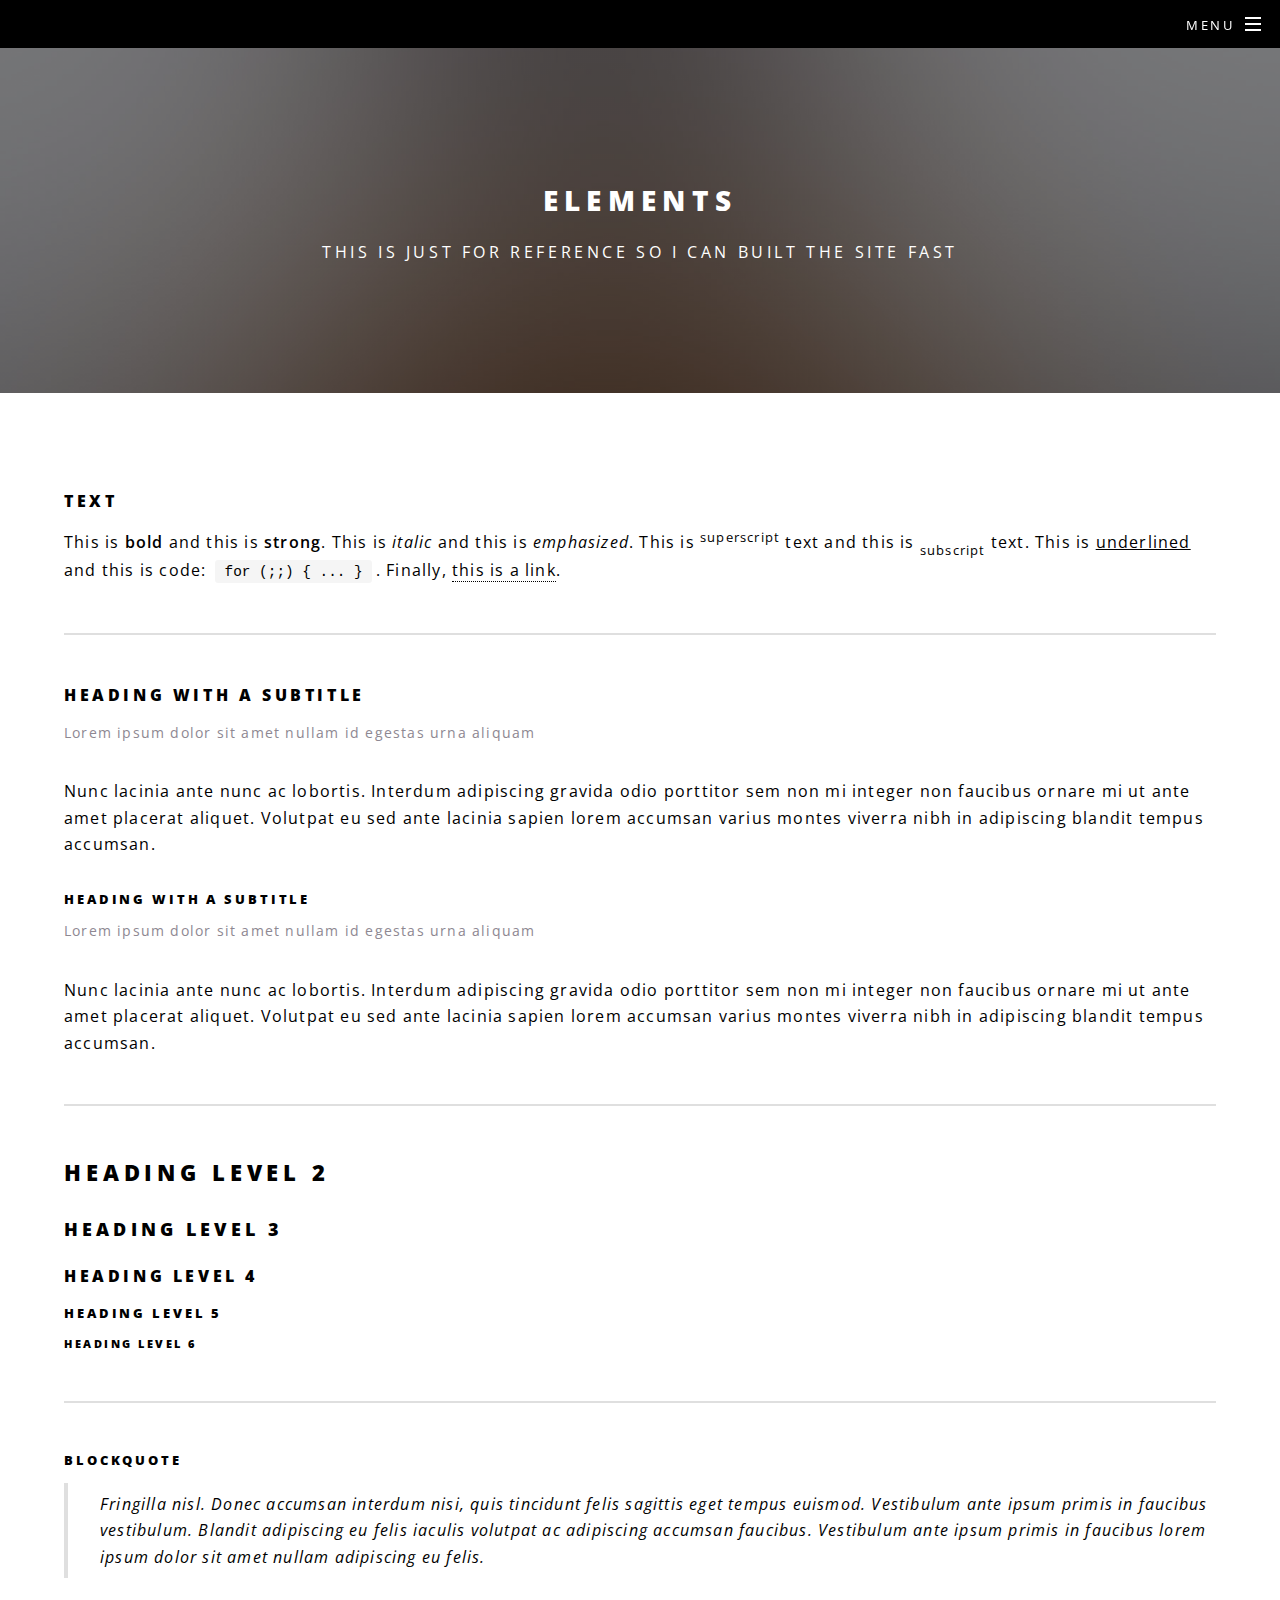
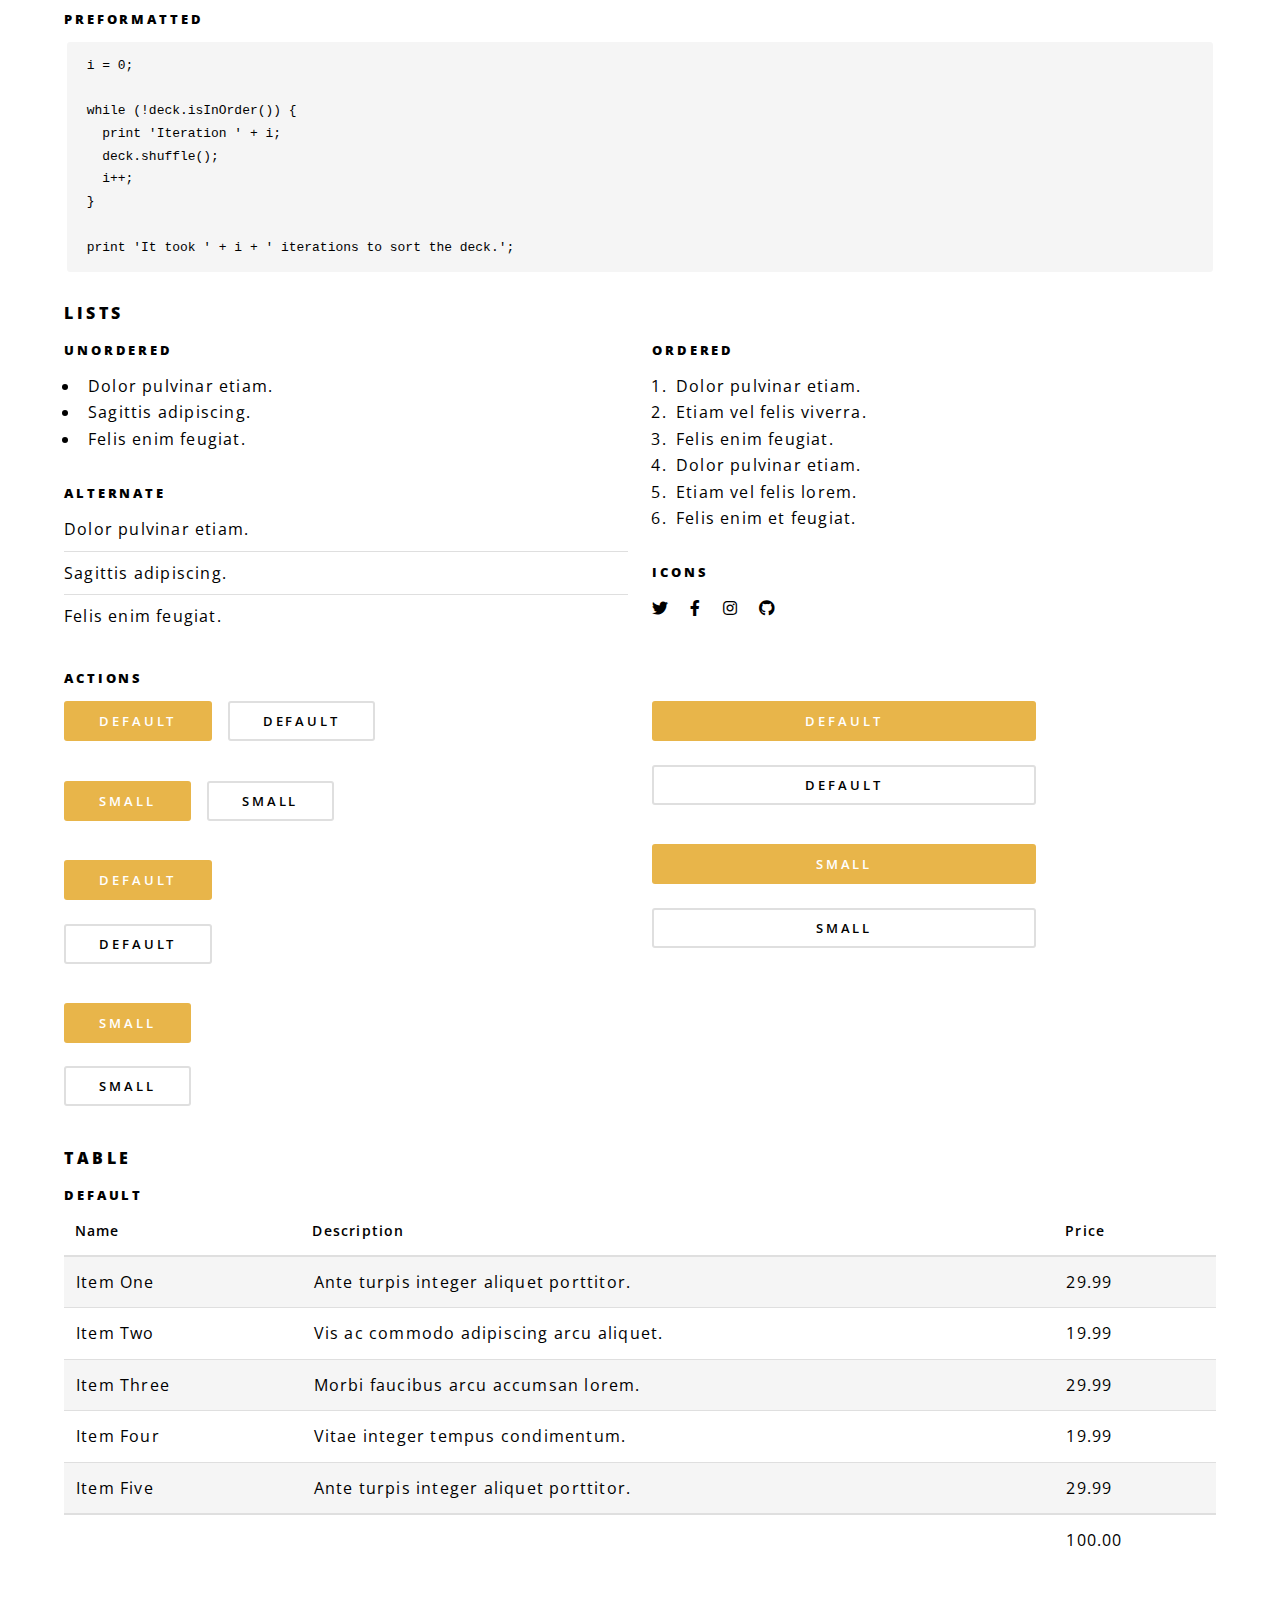
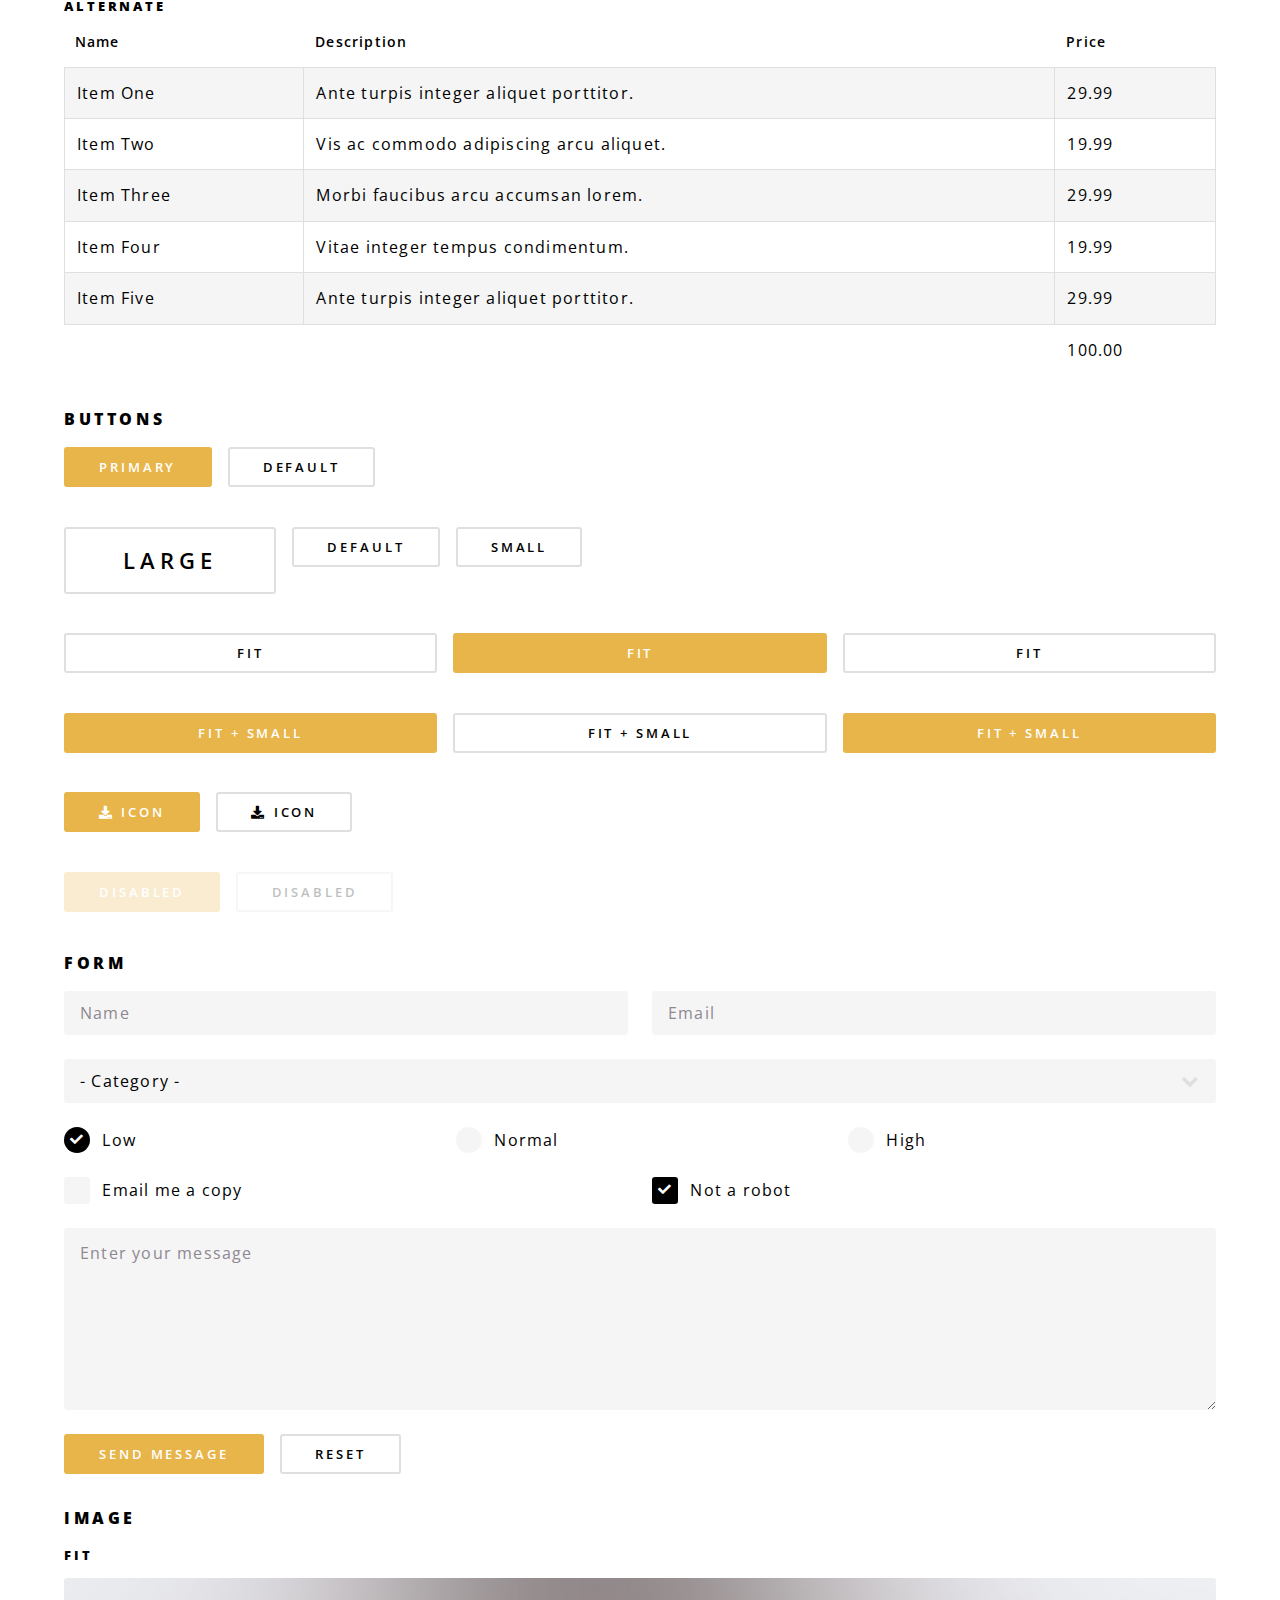
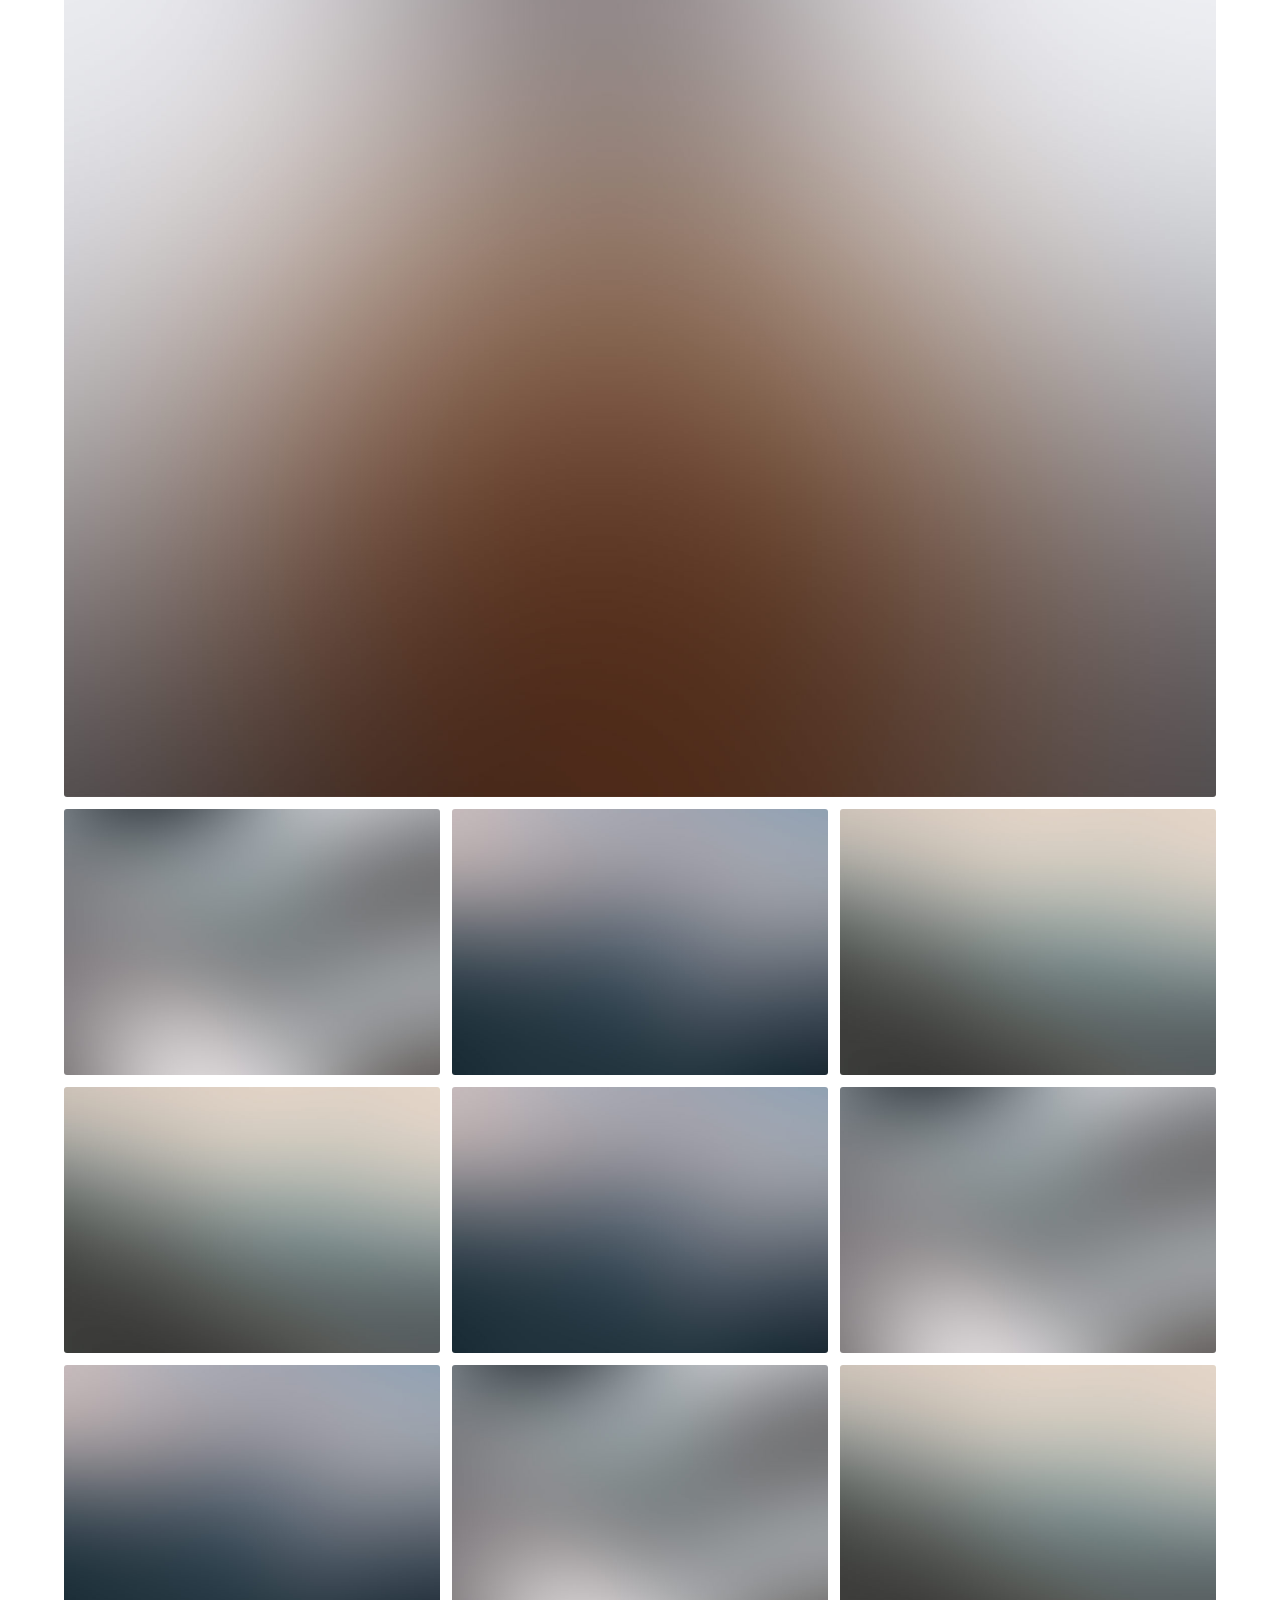
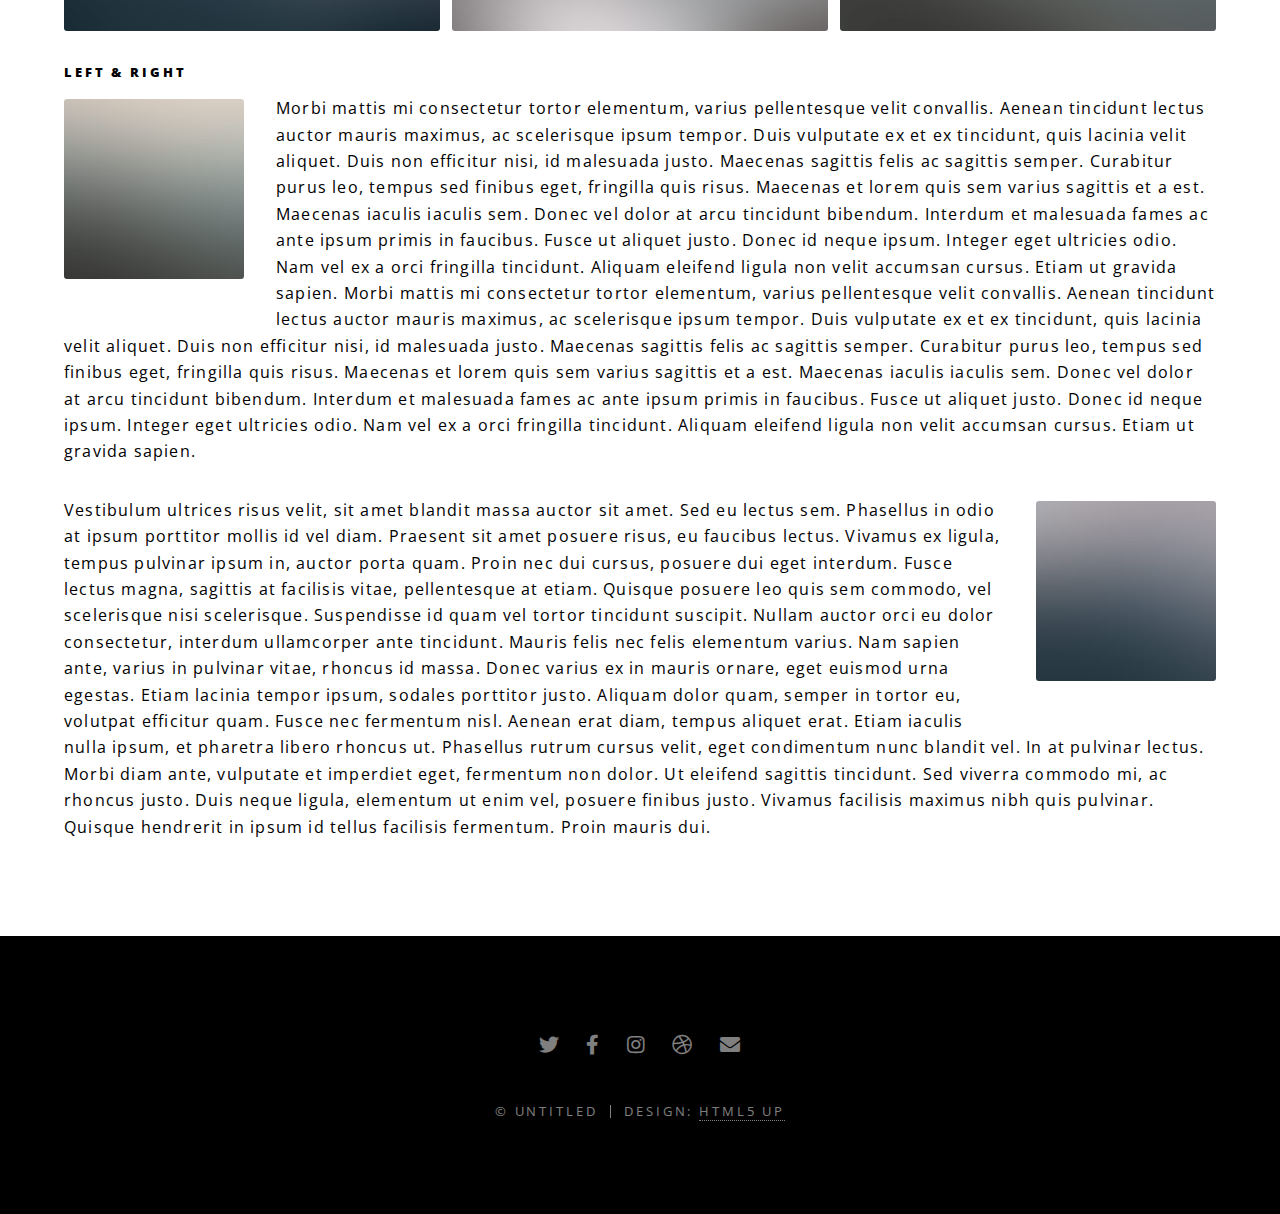
<file: elements.html>
<!DOCTYPE HTML>
<!--
	Spectral by HTML5 UP
	html5up.net | @ajlkn
	Free for personal and commercial use under the CCA 3.0 license (html5up.net/license)
-->
<html>
	<head>
		<title>Elements - Spectral by HTML5 UP</title>
		<meta charset="utf-8" />
		<meta name="viewport" content="width=device-width, initial-scale=1, user-scalable=no" />
		<link rel="stylesheet" href="assets/css/main.css" />
		<noscript><link rel="stylesheet" href="assets/css/noscript.css" /></noscript>
	</head>
	<body class="is-preload">

		<!-- Page Wrapper -->
			<div id="page-wrapper">

				<!-- Header -->
				<header id="header" class="alt">
					<h1><a href="index.html">Spectral</a></h1>
					<nav id="nav">
						<ul>
							<li class="special">
								<a href="#menu" class="menuToggle"><span>Menu</span></a>
								<div id="menu">
									<ul>
										<li><a href="index.html">Home</a></li>
										<li><a href="about.html">About Us</a></li>
										<li><a href="chapter.html">Starting A Chapter</a></li>
										<li><a href="branding.html">Branding</a></li>
										<li><a href="contact.html">Contact Us</a></li>
										<li><a href="elements.html">Elements</a></li>
									</ul>
								</div>
							</li>
						</ul>
					</nav>
				</header>

				<!-- Main -->
					<article id="main">
						<header>
							<h2>Elements</h2>
							<p>This is just for Reference so I can built the site fast</p>
						</header>
						<section class="wrapper style5">
							<div class="inner">

								<section>
									<h4>Text</h4>
									<p>This is <b>bold</b> and this is <strong>strong</strong>. This is <i>italic</i> and this is <em>emphasized</em>.
									This is <sup>superscript</sup> text and this is <sub>subscript</sub> text.
									This is <u>underlined</u> and this is code: <code>for (;;) { ... }</code>. Finally, <a href="#">this is a link</a>.</p>
									<hr />
									<header>
										<h4>Heading with a Subtitle</h4>
										<p>Lorem ipsum dolor sit amet nullam id egestas urna aliquam</p>
									</header>
									<p>Nunc lacinia ante nunc ac lobortis. Interdum adipiscing gravida odio porttitor sem non mi integer non faucibus ornare mi ut ante amet placerat aliquet. Volutpat eu sed ante lacinia sapien lorem accumsan varius montes viverra nibh in adipiscing blandit tempus accumsan.</p>
									<header>
										<h5>Heading with a Subtitle</h5>
										<p>Lorem ipsum dolor sit amet nullam id egestas urna aliquam</p>
									</header>
									<p>Nunc lacinia ante nunc ac lobortis. Interdum adipiscing gravida odio porttitor sem non mi integer non faucibus ornare mi ut ante amet placerat aliquet. Volutpat eu sed ante lacinia sapien lorem accumsan varius montes viverra nibh in adipiscing blandit tempus accumsan.</p>
									<hr />
									<h2>Heading Level 2</h2>
									<h3>Heading Level 3</h3>
									<h4>Heading Level 4</h4>
									<h5>Heading Level 5</h5>
									<h6>Heading Level 6</h6>
									<hr />
									<h5>Blockquote</h5>
									<blockquote>Fringilla nisl. Donec accumsan interdum nisi, quis tincidunt felis sagittis eget tempus euismod. Vestibulum ante ipsum primis in faucibus vestibulum. Blandit adipiscing eu felis iaculis volutpat ac adipiscing accumsan faucibus. Vestibulum ante ipsum primis in faucibus lorem ipsum dolor sit amet nullam adipiscing eu felis.</blockquote>
									<h5>Preformatted</h5>
									<pre><code>i = 0;

while (!deck.isInOrder()) {
  print 'Iteration ' + i;
  deck.shuffle();
  i++;
}

print 'It took ' + i + ' iterations to sort the deck.';</code></pre>
								</section>

								<section>
									<h4>Lists</h4>
									<div class="row">
										<div class="col-6 col-12-medium">
											<h5>Unordered</h5>
											<ul>
												<li>Dolor pulvinar etiam.</li>
												<li>Sagittis adipiscing.</li>
												<li>Felis enim feugiat.</li>
											</ul>
											<h5>Alternate</h5>
											<ul class="alt">
												<li>Dolor pulvinar etiam.</li>
												<li>Sagittis adipiscing.</li>
												<li>Felis enim feugiat.</li>
											</ul>
										</div>
										<div class="col-6 col-12-medium">
											<h5>Ordered</h5>
											<ol>
												<li>Dolor pulvinar etiam.</li>
												<li>Etiam vel felis viverra.</li>
												<li>Felis enim feugiat.</li>
												<li>Dolor pulvinar etiam.</li>
												<li>Etiam vel felis lorem.</li>
												<li>Felis enim et feugiat.</li>
											</ol>
											<h5>Icons</h5>
											<ul class="icons">
												<li><a href="#" class="icon brands fa-twitter"><span class="label">Twitter</span></a></li>
												<li><a href="#" class="icon brands fa-facebook-f"><span class="label">Facebook</span></a></li>
												<li><a href="#" class="icon brands fa-instagram"><span class="label">Instagram</span></a></li>
												<li><a href="#" class="icon brands fa-github"><span class="label">Github</span></a></li>
											</ul>
										</div>
									</div>
									<h5>Actions</h5>
									<div class="row">
										<div class="col-6 col-12-medium">
											<ul class="actions">
												<li><a href="#" class="button primary">Default</a></li>
												<li><a href="#" class="button">Default</a></li>
											</ul>
											<ul class="actions small">
												<li><a href="#" class="button primary small">Small</a></li>
												<li><a href="#" class="button small">Small</a></li>
											</ul>
											<ul class="actions stacked">
												<li><a href="#" class="button primary">Default</a></li>
												<li><a href="#" class="button">Default</a></li>
											</ul>
											<ul class="actions stacked">
												<li><a href="#" class="button primary small">Small</a></li>
												<li><a href="#" class="button small">Small</a></li>
											</ul>
										</div>
										<div class="col-6 col-12-medium">
											<ul class="actions stacked">
												<li><a href="#" class="button primary fit">Default</a></li>
												<li><a href="#" class="button fit">Default</a></li>
											</ul>
											<ul class="actions stacked">
												<li><a href="#" class="button primary small fit">Small</a></li>
												<li><a href="#" class="button small fit">Small</a></li>
											</ul>
										</div>
									</div>
								</section>

								<section>
									<h4>Table</h4>
									<h5>Default</h5>
									<div class="table-wrapper">
										<table>
											<thead>
												<tr>
													<th>Name</th>
													<th>Description</th>
													<th>Price</th>
												</tr>
											</thead>
											<tbody>
												<tr>
													<td>Item One</td>
													<td>Ante turpis integer aliquet porttitor.</td>
													<td>29.99</td>
												</tr>
												<tr>
													<td>Item Two</td>
													<td>Vis ac commodo adipiscing arcu aliquet.</td>
													<td>19.99</td>
												</tr>
												<tr>
													<td>Item Three</td>
													<td> Morbi faucibus arcu accumsan lorem.</td>
													<td>29.99</td>
												</tr>
												<tr>
													<td>Item Four</td>
													<td>Vitae integer tempus condimentum.</td>
													<td>19.99</td>
												</tr>
												<tr>
													<td>Item Five</td>
													<td>Ante turpis integer aliquet porttitor.</td>
													<td>29.99</td>
												</tr>
											</tbody>
											<tfoot>
												<tr>
													<td colspan="2"></td>
													<td>100.00</td>
												</tr>
											</tfoot>
										</table>
									</div>

									<h5>Alternate</h5>
									<div class="table-wrapper">
										<table class="alt">
											<thead>
												<tr>
													<th>Name</th>
													<th>Description</th>
													<th>Price</th>
												</tr>
											</thead>
											<tbody>
												<tr>
													<td>Item One</td>
													<td>Ante turpis integer aliquet porttitor.</td>
													<td>29.99</td>
												</tr>
												<tr>
													<td>Item Two</td>
													<td>Vis ac commodo adipiscing arcu aliquet.</td>
													<td>19.99</td>
												</tr>
												<tr>
													<td>Item Three</td>
													<td> Morbi faucibus arcu accumsan lorem.</td>
													<td>29.99</td>
												</tr>
												<tr>
													<td>Item Four</td>
													<td>Vitae integer tempus condimentum.</td>
													<td>19.99</td>
												</tr>
												<tr>
													<td>Item Five</td>
													<td>Ante turpis integer aliquet porttitor.</td>
													<td>29.99</td>
												</tr>
											</tbody>
											<tfoot>
												<tr>
													<td colspan="2"></td>
													<td>100.00</td>
												</tr>
											</tfoot>
										</table>
									</div>
								</section>

								<section>
									<h4>Buttons</h4>
									<ul class="actions">
										<li><a href="#" class="button primary">Primary</a></li>
										<li><a href="#" class="button">Default</a></li>
									</ul>
									<ul class="actions">
										<li><a href="#" class="button large">Large</a></li>
										<li><a href="#" class="button">Default</a></li>
										<li><a href="#" class="button small">Small</a></li>
									</ul>
									<ul class="actions fit">
										<li><a href="#" class="button fit">Fit</a></li>
										<li><a href="#" class="button primary fit">Fit</a></li>
										<li><a href="#" class="button fit">Fit</a></li>
									</ul>
									<ul class="actions fit small">
										<li><a href="#" class="button primary fit small">Fit + Small</a></li>
										<li><a href="#" class="button fit small">Fit + Small</a></li>
										<li><a href="#" class="button primary fit small">Fit + Small</a></li>
									</ul>
									<ul class="actions">
										<li><a href="#" class="button primary icon solid fa-download">Icon</a></li>
										<li><a href="#" class="button icon solid fa-download">Icon</a></li>
									</ul>
									<ul class="actions">
										<li><span class="button primary disabled">Disabled</span></li>
										<li><span class="button disabled">Disabled</span></li>
									</ul>
								</section>

								<section>
									<h4>Form</h4>
									<form method="post" action="#">
										<div class="row gtr-uniform">
											<div class="col-6 col-12-xsmall">
												<input type="text" name="demo-name" id="demo-name" value="" placeholder="Name" />
											</div>
											<div class="col-6 col-12-xsmall">
												<input type="email" name="demo-email" id="demo-email" value="" placeholder="Email" />
											</div>
											<div class="col-12">
												<select name="demo-category" id="demo-category">
													<option value="">- Category -</option>
													<option value="1">Manufacturing</option>
													<option value="1">Shipping</option>
													<option value="1">Administration</option>
													<option value="1">Human Resources</option>
												</select>
											</div>
											<div class="col-4 col-12-small">
												<input type="radio" id="demo-priority-low" name="demo-priority" checked>
												<label for="demo-priority-low">Low</label>
											</div>
											<div class="col-4 col-12-small">
												<input type="radio" id="demo-priority-normal" name="demo-priority">
												<label for="demo-priority-normal">Normal</label>
											</div>
											<div class="col-4 col-12-small">
												<input type="radio" id="demo-priority-high" name="demo-priority">
												<label for="demo-priority-high">High</label>
											</div>
											<div class="col-6 col-12-small">
												<input type="checkbox" id="demo-copy" name="demo-copy">
												<label for="demo-copy">Email me a copy</label>
											</div>
											<div class="col-6 col-12-small">
												<input type="checkbox" id="demo-human" name="demo-human" checked>
												<label for="demo-human">Not a robot</label>
											</div>
											<div class="col-12">
												<textarea name="demo-message" id="demo-message" placeholder="Enter your message" rows="6"></textarea>
											</div>
											<div class="col-12">
												<ul class="actions">
													<li><input type="submit" value="Send Message" class="primary" /></li>
													<li><input type="reset" value="Reset" /></li>
												</ul>
											</div>
										</div>
									</form>
								</section>

								<section>
									<h4>Image</h4>
									<h5>Fit</h5>
									<div class="box alt">
										<div class="row gtr-50 gtr-uniform">
											<div class="col-12"><span class="image fit"><img src="images/banner.jpg" alt="" /></span></div>
											<div class="col-4"><span class="image fit"><img src="images/pic01.jpg" alt="" /></span></div>
											<div class="col-4"><span class="image fit"><img src="images/pic02.jpg" alt="" /></span></div>
											<div class="col-4"><span class="image fit"><img src="images/pic03.jpg" alt="" /></span></div>
											<div class="col-4"><span class="image fit"><img src="images/pic03.jpg" alt="" /></span></div>
											<div class="col-4"><span class="image fit"><img src="images/pic02.jpg" alt="" /></span></div>
											<div class="col-4"><span class="image fit"><img src="images/pic01.jpg" alt="" /></span></div>
											<div class="col-4"><span class="image fit"><img src="images/pic02.jpg" alt="" /></span></div>
											<div class="col-4"><span class="image fit"><img src="images/pic01.jpg" alt="" /></span></div>
											<div class="col-4"><span class="image fit"><img src="images/pic03.jpg" alt="" /></span></div>
										</div>
									</div>
									<h5>Left &amp; Right</h5>
									<p><span class="image left"><img src="images/pic04.jpg" alt="" /></span>Morbi mattis mi consectetur tortor elementum, varius pellentesque velit convallis. Aenean tincidunt lectus auctor mauris maximus, ac scelerisque ipsum tempor. Duis vulputate ex et ex tincidunt, quis lacinia velit aliquet. Duis non efficitur nisi, id malesuada justo. Maecenas sagittis felis ac sagittis semper. Curabitur purus leo, tempus sed finibus eget, fringilla quis risus. Maecenas et lorem quis sem varius sagittis et a est. Maecenas iaculis iaculis sem. Donec vel dolor at arcu tincidunt bibendum. Interdum et malesuada fames ac ante ipsum primis in faucibus. Fusce ut aliquet justo. Donec id neque ipsum. Integer eget ultricies odio. Nam vel ex a orci fringilla tincidunt. Aliquam eleifend ligula non velit accumsan cursus. Etiam ut gravida sapien. Morbi mattis mi consectetur tortor elementum, varius pellentesque velit convallis. Aenean tincidunt lectus auctor mauris maximus, ac scelerisque ipsum tempor. Duis vulputate ex et ex tincidunt, quis lacinia velit aliquet. Duis non efficitur nisi, id malesuada justo. Maecenas sagittis felis ac sagittis semper. Curabitur purus leo, tempus sed finibus eget, fringilla quis risus. Maecenas et lorem quis sem varius sagittis et a est. Maecenas iaculis iaculis sem. Donec vel dolor at arcu tincidunt bibendum. Interdum et malesuada fames ac ante ipsum primis in faucibus. Fusce ut aliquet justo. Donec id neque ipsum. Integer eget ultricies odio. Nam vel ex a orci fringilla tincidunt. Aliquam eleifend ligula non velit accumsan cursus. Etiam ut gravida sapien.</p>
									<p><span class="image right"><img src="images/pic05.jpg" alt="" /></span>Vestibulum ultrices risus velit, sit amet blandit massa auctor sit amet. Sed eu lectus sem. Phasellus in odio at ipsum porttitor mollis id vel diam. Praesent sit amet posuere risus, eu faucibus lectus. Vivamus ex ligula, tempus pulvinar ipsum in, auctor porta quam. Proin nec dui cursus, posuere dui eget interdum. Fusce lectus magna, sagittis at facilisis vitae, pellentesque at etiam. Quisque posuere leo quis sem commodo, vel scelerisque nisi scelerisque. Suspendisse id quam vel tortor tincidunt suscipit. Nullam auctor orci eu dolor consectetur, interdum ullamcorper ante tincidunt. Mauris felis nec felis elementum varius. Nam sapien ante, varius in pulvinar vitae, rhoncus id massa. Donec varius ex in mauris ornare, eget euismod urna egestas. Etiam lacinia tempor ipsum, sodales porttitor justo. Aliquam dolor quam, semper in tortor eu, volutpat efficitur quam. Fusce nec fermentum nisl. Aenean erat diam, tempus aliquet erat. Etiam iaculis nulla ipsum, et pharetra libero rhoncus ut. Phasellus rutrum cursus velit, eget condimentum nunc blandit vel. In at pulvinar lectus. Morbi diam ante, vulputate et imperdiet eget, fermentum non dolor. Ut eleifend sagittis tincidunt. Sed viverra commodo mi, ac rhoncus justo. Duis neque ligula, elementum ut enim vel, posuere finibus justo. Vivamus facilisis maximus nibh quis pulvinar. Quisque hendrerit in ipsum id tellus facilisis fermentum. Proin mauris dui.</p>
								</section>

							</div>
						</section>
					</article>

				<!-- Footer -->
					<footer id="footer">
						<ul class="icons">
							<li><a href="#" class="icon brands fa-twitter"><span class="label">Twitter</span></a></li>
							<li><a href="#" class="icon brands fa-facebook-f"><span class="label">Facebook</span></a></li>
							<li><a href="#" class="icon brands fa-instagram"><span class="label">Instagram</span></a></li>
							<li><a href="#" class="icon brands fa-dribbble"><span class="label">Dribbble</span></a></li>
							<li><a href="#" class="icon solid fa-envelope"><span class="label">Email</span></a></li>
						</ul>
						<ul class="copyright">
							<li>&copy; Untitled</li><li>Design: <a href="http://html5up.net">HTML5 UP</a></li>
						</ul>
					</footer>

			</div>

		<!-- Scripts -->
			<script src="assets/js/jquery.min.js"></script>
			<script src="assets/js/jquery.scrollex.min.js"></script>
			<script src="assets/js/jquery.scrolly.min.js"></script>
			<script src="assets/js/browser.min.js"></script>
			<script src="assets/js/breakpoints.min.js"></script>
			<script src="assets/js/util.js"></script>
			<script src="assets/js/main.js"></script>

	</body>
</html>
</file>
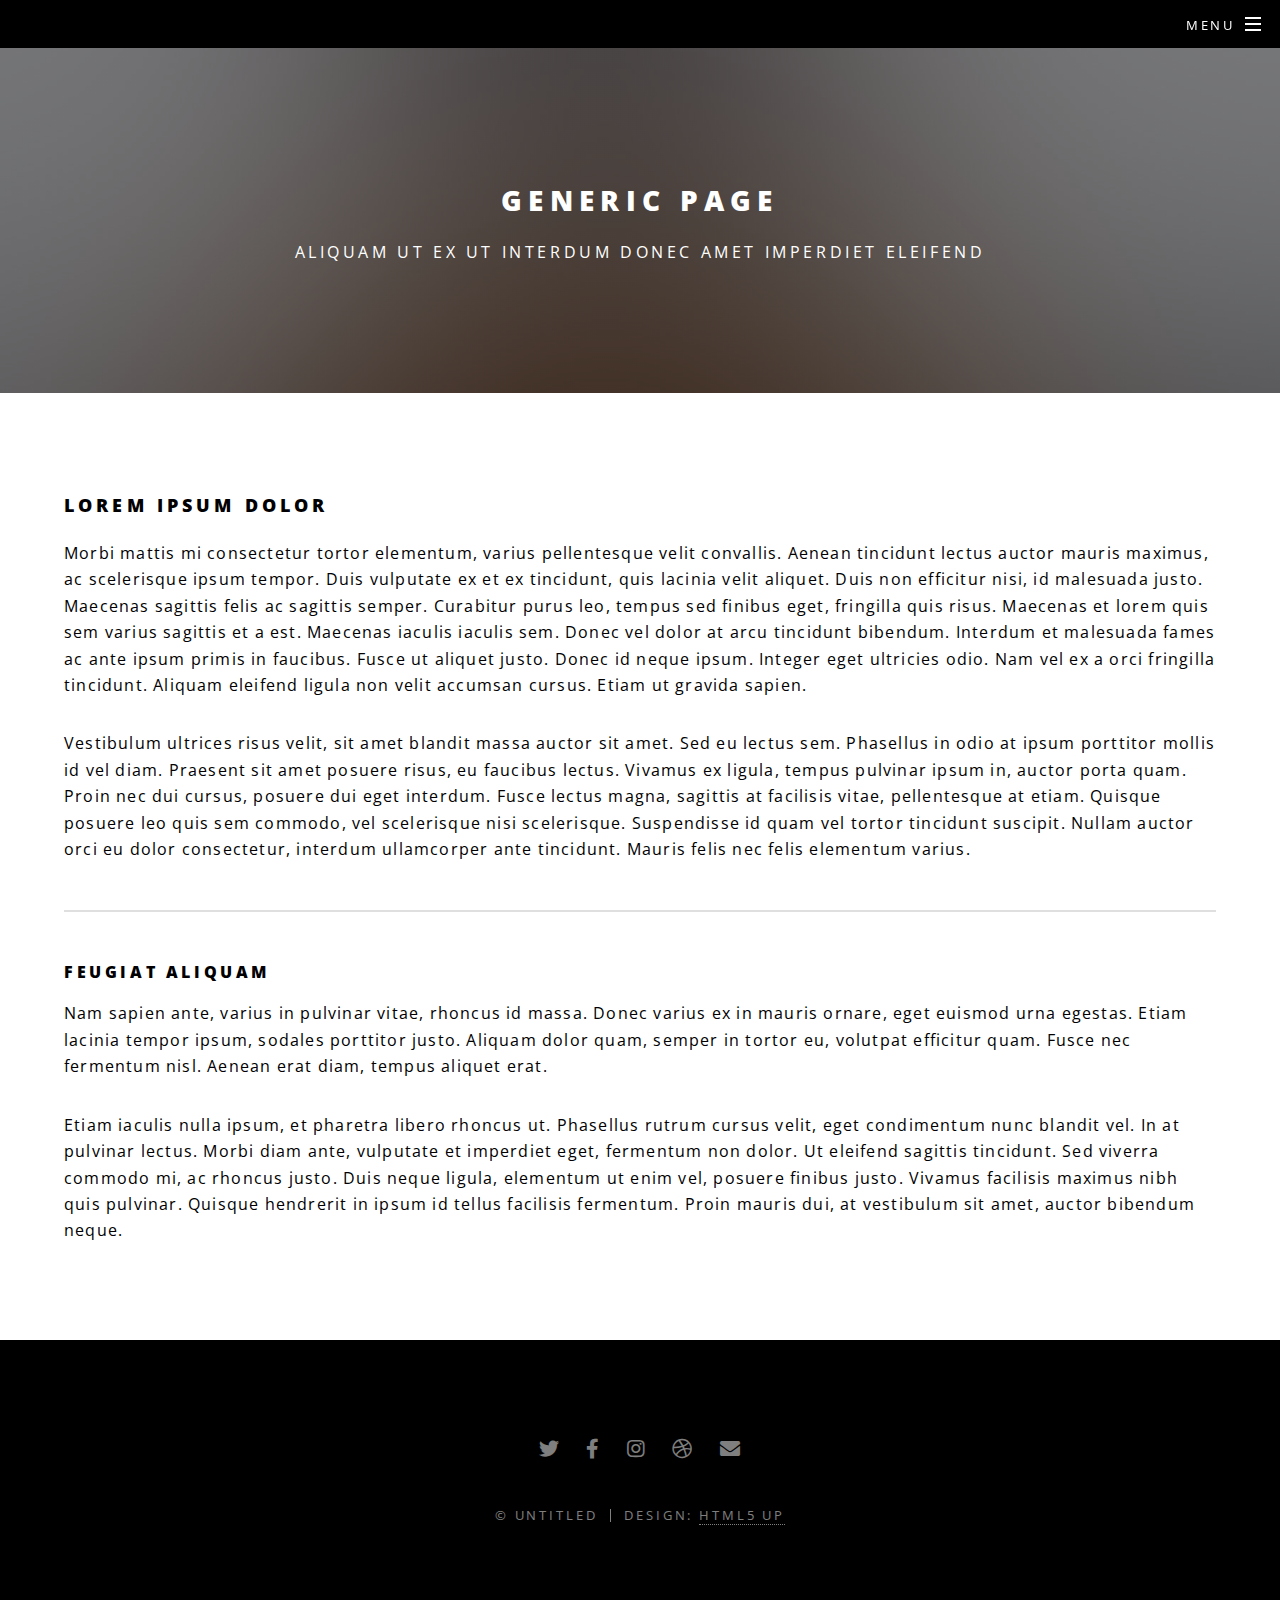
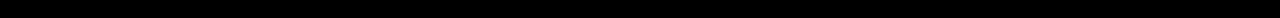
<file: generic.html>
<!DOCTYPE HTML>
<!--
	Spectral by HTML5 UP
	html5up.net | @ajlkn
	Free for personal and commercial use under the CCA 3.0 license (html5up.net/license)
-->
<html>
	<head>
		<title>Generic - Spectral by HTML5 UP</title>
		<meta charset="utf-8" />
		<meta name="viewport" content="width=device-width, initial-scale=1, user-scalable=no" />
		<link rel="stylesheet" href="assets/css/main.css" />
		<noscript><link rel="stylesheet" href="assets/css/noscript.css" /></noscript>
	</head>
	<body class="is-preload">

		<!-- Page Wrapper -->
			<div id="page-wrapper">

				<!-- Header -->
				<header id="header" class="alt">
					<h1><a href="index.html">Spectral</a></h1>
					<nav id="nav">
						<ul>
							<li class="special">
								<a href="#menu" class="menuToggle"><span>Menu</span></a>
								<div id="menu">
									<ul>
										<li><a href="index.html">Home</a></li>
										<li><a href="about.html">About Us</a></li>
										<li><a href="chapter.html">Starting A Chapter</a></li>
										<li><a href="branding.html">Branding</a></li>
										<li><a href="contact.html">Contact Us</a></li>
										<li><a href="elements.html">Elements</a></li>
									</ul>
								</div>
							</li>
						</ul>
					</nav>
				</header>

				<!-- Main -->
					<article id="main">
						<header>
							<h2>Generic Page</h2>
							<p>Aliquam ut ex ut interdum donec amet imperdiet eleifend</p>
						</header>
						<section class="wrapper style5">
							<div class="inner">

								<h3>Lorem ipsum dolor</h3>
								<p>Morbi mattis mi consectetur tortor elementum, varius pellentesque velit convallis. Aenean tincidunt lectus auctor mauris maximus, ac scelerisque ipsum tempor. Duis vulputate ex et ex tincidunt, quis lacinia velit aliquet. Duis non efficitur nisi, id malesuada justo. Maecenas sagittis felis ac sagittis semper. Curabitur purus leo, tempus sed finibus eget, fringilla quis risus. Maecenas et lorem quis sem varius sagittis et a est. Maecenas iaculis iaculis sem. Donec vel dolor at arcu tincidunt bibendum. Interdum et malesuada fames ac ante ipsum primis in faucibus. Fusce ut aliquet justo. Donec id neque ipsum. Integer eget ultricies odio. Nam vel ex a orci fringilla tincidunt. Aliquam eleifend ligula non velit accumsan cursus. Etiam ut gravida sapien.</p>

								<p>Vestibulum ultrices risus velit, sit amet blandit massa auctor sit amet. Sed eu lectus sem. Phasellus in odio at ipsum porttitor mollis id vel diam. Praesent sit amet posuere risus, eu faucibus lectus. Vivamus ex ligula, tempus pulvinar ipsum in, auctor porta quam. Proin nec dui cursus, posuere dui eget interdum. Fusce lectus magna, sagittis at facilisis vitae, pellentesque at etiam. Quisque posuere leo quis sem commodo, vel scelerisque nisi scelerisque. Suspendisse id quam vel tortor tincidunt suscipit. Nullam auctor orci eu dolor consectetur, interdum ullamcorper ante tincidunt. Mauris felis nec felis elementum varius.</p>

								<hr />

								<h4>Feugiat aliquam</h4>
								<p>Nam sapien ante, varius in pulvinar vitae, rhoncus id massa. Donec varius ex in mauris ornare, eget euismod urna egestas. Etiam lacinia tempor ipsum, sodales porttitor justo. Aliquam dolor quam, semper in tortor eu, volutpat efficitur quam. Fusce nec fermentum nisl. Aenean erat diam, tempus aliquet erat.</p>

								<p>Etiam iaculis nulla ipsum, et pharetra libero rhoncus ut. Phasellus rutrum cursus velit, eget condimentum nunc blandit vel. In at pulvinar lectus. Morbi diam ante, vulputate et imperdiet eget, fermentum non dolor. Ut eleifend sagittis tincidunt. Sed viverra commodo mi, ac rhoncus justo. Duis neque ligula, elementum ut enim vel, posuere finibus justo. Vivamus facilisis maximus nibh quis pulvinar. Quisque hendrerit in ipsum id tellus facilisis fermentum. Proin mauris dui, at vestibulum sit amet, auctor bibendum neque.</p>

							</div>
						</section>
					</article>

				<!-- Footer -->
					<footer id="footer">
						<ul class="icons">
							<li><a href="#" class="icon brands fa-twitter"><span class="label">Twitter</span></a></li>
							<li><a href="#" class="icon brands fa-facebook-f"><span class="label">Facebook</span></a></li>
							<li><a href="#" class="icon brands fa-instagram"><span class="label">Instagram</span></a></li>
							<li><a href="#" class="icon brands fa-dribbble"><span class="label">Dribbble</span></a></li>
							<li><a href="#" class="icon solid fa-envelope"><span class="label">Email</span></a></li>
						</ul>
						<ul class="copyright">
							<li>&copy; Untitled</li><li>Design: <a href="http://html5up.net">HTML5 UP</a></li>
						</ul>
					</footer>

			</div>

		<!-- Scripts -->
			<script src="assets/js/jquery.min.js"></script>
			<script src="assets/js/jquery.scrollex.min.js"></script>
			<script src="assets/js/jquery.scrolly.min.js"></script>
			<script src="assets/js/browser.min.js"></script>
			<script src="assets/js/breakpoints.min.js"></script>
			<script src="assets/js/util.js"></script>
			<script src="assets/js/main.js"></script>

	</body>
</html>
</file>
<file: assets/css/noscript.css>
/*
	Spectral by HTML5 UP
	html5up.net | @ajlkn
	Free for personal and commercial use under the CCA 3.0 license (html5up.net/license)
*/

/* Banner */

	body.is-preload #banner h2 {
		-moz-transform: none;
		-webkit-transform: none;
		-ms-transform: none;
		transform: none;
		opacity: 1;
	}

		body.is-preload #banner h2:before, body.is-preload #banner h2:after {
			width: 100%;
		}

	body.is-preload #banner .more {
		-moz-transform: none;
		-webkit-transform: none;
		-ms-transform: none;
		transform: none;
		opacity: 1;
	}

	body.is-preload #banner:after {
		opacity: 0;
	}
</file>
<file: assets/css/main.css>
@import url(fontawesome-all.min.css);
@import url("https://fonts.googleapis.com/css?family=Open+Sans:400,400italic,600,600italic,800,800italic");
/*
	Spectral by HTML5 UP
	html5up.net | @ajlkn
	Free for personal and commercial use under the CCA 3.0 license (html5up.net/license)
*/
html, body, div, span, applet, object,
iframe, h1, h2, h3, h4, h5, h6, p, blockquote,
pre, a, abbr, acronym, address, big, cite,
code, del, dfn, em, img, ins, kbd, q, s, samp,
small, strike, strong, sub, sup, tt, var, b,
u, i, center, dl, dt, dd, ol, ul, li, fieldset,
form, label, legend, table, caption, tbody,
tfoot, thead, tr, th, td, article, aside,
canvas, details, embed, figure, figcaption,
footer, header, hgroup, menu, nav, output, ruby,
section, summary, time, mark, audio, video {
  margin: 0;
  padding: 0;
  border: 0;
  font-size: 100%;
  font: inherit;
  vertical-align: baseline; }

article, aside, details, figcaption, figure,
footer, header, hgroup, menu, nav, section {
  display: block; }

body {
  line-height: 1; }

ol, ul {
  list-style: none; }

blockquote, q {
  quotes: none; }
  blockquote:before, blockquote:after, q:before, q:after {
    content: '';
    content: none; }

table {
  border-collapse: collapse;
  border-spacing: 0; }

body {
  -webkit-text-size-adjust: none; }

mark {
  background-color: transparent;
  color: inherit; }

input::-moz-focus-inner {
  border: 0;
  padding: 0; }

input, select, textarea {
  -moz-appearance: none;
  -webkit-appearance: none;
  -ms-appearance: none;
  appearance: none; }

/* Basic */
@-ms-viewport {
  width: device-width; }
html {
  box-sizing: border-box; }

*, *:before, *:after {
  box-sizing: inherit; }

body {
  background: #000000; }
  body.is-preload *, body.is-preload *:before, body.is-preload *:after {
    -moz-animation: none !important;
    -webkit-animation: none !important;
    -ms-animation: none !important;
    animation: none !important;
    -moz-transition: none !important;
    -webkit-transition: none !important;
    -ms-transition: none !important;
    transition: none !important; }

body, input, select, textarea {
  color: #fff;
  font-family: "Open Sans", Helvetica, sans-serif;
  font-size: 15pt;
  font-weight: 400;
  letter-spacing: 0.075em;
  line-height: 1.65em; }
  @media screen and (max-width: 1680px) {
    body, input, select, textarea {
      font-size: 13pt; } }
  @media screen and (max-width: 1280px) {
    body, input, select, textarea {
      font-size: 12pt; } }
  @media screen and (max-width: 736px) {
    body, input, select, textarea {
      font-size: 11pt;
      letter-spacing: 0.0375em; } }

a {
  -moz-transition: color 0.2s ease, border-bottom-color 0.2s ease;
  -webkit-transition: color 0.2s ease, border-bottom-color 0.2s ease;
  -ms-transition: color 0.2s ease, border-bottom-color 0.2s ease;
  transition: color 0.2s ease, border-bottom-color 0.2s ease;
  border-bottom: dotted 1px;
  color: inherit;
  text-decoration: none; }
  a:hover {
    border-bottom-color: transparent; }

strong, b {
  color: #fff;
  font-weight: 600; }

em, i {
  font-style: italic; }

p {
  margin: 0 0 2em 0; }

h1, h2, h3, h4, h5, h6 {
  color: #fff;
  font-weight: 800;
  letter-spacing: 0.225em;
  line-height: 1em;
  margin: 0 0 1em 0;
  text-transform: uppercase; }
  h1 a, h2 a, h3 a, h4 a, h5 a, h6 a {
    color: inherit;
    text-decoration: none; }

h2 {
  font-size: 1.35em;
  line-height: 1.75em; }
  @media screen and (max-width: 736px) {
    h2 {
      font-size: 1.1em;
      line-height: 1.65em; } }

h3 {
  font-size: 1.15em;
  line-height: 1.75em; }
  @media screen and (max-width: 736px) {
    h3 {
      font-size: 1em;
      line-height: 1.65em; } }

h4 {
  font-size: 1em;
  line-height: 1.5em; }

h5 {
  font-size: 0.8em;
  line-height: 1.5em; }

h6 {
  font-size: 0.7em;
  line-height: 1.5em; }

sub {
  font-size: 0.8em;
  position: relative;
  top: 0.5em; }

sup {
  font-size: 0.8em;
  position: relative;
  top: -0.5em; }

hr {
  border: 0;
  border-bottom: solid 2px #fff;
  margin: 3em 0; }
  hr.major {
    margin: 4.5em 0; }

blockquote {
  border-left: solid 4px #fff;
  font-style: italic;
  margin: 0 0 2em 0;
  padding: 0.5em 0 0.5em 2em; }

code {
  background: rgba(144, 144, 144, 0.25);
  border-radius: 3px;
  font-family: "Courier New", monospace;
  font-size: 0.9em;
  letter-spacing: 0;
  margin: 0 0.25em;
  padding: 0.25em 0.65em; }

pre {
  -webkit-overflow-scrolling: touch;
  font-family: "Courier New", monospace;
  font-size: 0.9em;
  margin: 0 0 2em 0; }
  pre code {
    display: block;
    line-height: 1.75em;
    padding: 1em 1.5em;
    overflow-x: auto; }

.align-left {
  text-align: left; }

.align-center {
  text-align: center; }

.align-right {
  text-align: right; }

/* Row */
.row {
  display: flex;
  flex-wrap: wrap;
  box-sizing: border-box;
  align-items: stretch; }
  .row > * {
    box-sizing: border-box; }
  .row.gtr-uniform > * > :last-child {
    margin-bottom: 0; }
  .row.aln-left {
    justify-content: flex-start; }
  .row.aln-center {
    justify-content: center; }
  .row.aln-right {
    justify-content: flex-end; }
  .row.aln-top {
    align-items: flex-start; }
  .row.aln-middle {
    align-items: center; }
  .row.aln-bottom {
    align-items: flex-end; }
  .row > .imp {
    order: -1; }
  .row > .col-1 {
    width: 8.3333333333%; }
  .row > .off-1 {
    margin-left: 8.3333333333%; }
  .row > .col-2 {
    width: 16.6666666667%; }
  .row > .off-2 {
    margin-left: 16.6666666667%; }
  .row > .col-3 {
    width: 25%; }
  .row > .off-3 {
    margin-left: 25%; }
  .row > .col-4 {
    width: 33.3333333333%; }
  .row > .off-4 {
    margin-left: 33.3333333333%; }
  .row > .col-5 {
    width: 41.6666666667%; }
  .row > .off-5 {
    margin-left: 41.6666666667%; }
  .row > .col-6 {
    width: 50%; }
  .row > .off-6 {
    margin-left: 50%; }
  .row > .col-7 {
    width: 58.3333333333%; }
  .row > .off-7 {
    margin-left: 58.3333333333%; }
  .row > .col-8 {
    width: 66.6666666667%; }
  .row > .off-8 {
    margin-left: 66.6666666667%; }
  .row > .col-9 {
    width: 75%; }
  .row > .off-9 {
    margin-left: 75%; }
  .row > .col-10 {
    width: 83.3333333333%; }
  .row > .off-10 {
    margin-left: 83.3333333333%; }
  .row > .col-11 {
    width: 91.6666666667%; }
  .row > .off-11 {
    margin-left: 91.6666666667%; }
  .row > .col-12 {
    width: 100%; }
  .row > .off-12 {
    margin-left: 100%; }
  .row.gtr-0 {
    margin-top: 0;
    margin-left: 0em; }
    .row.gtr-0 > * {
      padding: 0 0 0 0em; }
    .row.gtr-0.gtr-uniform {
      margin-top: 0em; }
      .row.gtr-0.gtr-uniform > * {
        padding-top: 0em; }
  .row.gtr-25 {
    margin-top: 0;
    margin-left: -0.375em; }
    .row.gtr-25 > * {
      padding: 0 0 0 0.375em; }
    .row.gtr-25.gtr-uniform {
      margin-top: -0.375em; }
      .row.gtr-25.gtr-uniform > * {
        padding-top: 0.375em; }
  .row.gtr-50 {
    margin-top: 0;
    margin-left: -0.75em; }
    .row.gtr-50 > * {
      padding: 0 0 0 0.75em; }
    .row.gtr-50.gtr-uniform {
      margin-top: -0.75em; }
      .row.gtr-50.gtr-uniform > * {
        padding-top: 0.75em; }
  .row {
    margin-top: 0;
    margin-left: -1.5em; }
    .row > * {
      padding: 0 0 0 1.5em; }
    .row.gtr-uniform {
      margin-top: -1.5em; }
      .row.gtr-uniform > * {
        padding-top: 1.5em; }
  .row.gtr-150 {
    margin-top: 0;
    margin-left: -2.25em; }
    .row.gtr-150 > * {
      padding: 0 0 0 2.25em; }
    .row.gtr-150.gtr-uniform {
      margin-top: -2.25em; }
      .row.gtr-150.gtr-uniform > * {
        padding-top: 2.25em; }
  .row.gtr-200 {
    margin-top: 0;
    margin-left: -3em; }
    .row.gtr-200 > * {
      padding: 0 0 0 3em; }
    .row.gtr-200.gtr-uniform {
      margin-top: -3em; }
      .row.gtr-200.gtr-uniform > * {
        padding-top: 3em; }
  @media screen and (max-width: 1680px) {
    .row {
      display: flex;
      flex-wrap: wrap;
      box-sizing: border-box;
      align-items: stretch; }
      .row > * {
        box-sizing: border-box; }
      .row.gtr-uniform > * > :last-child {
        margin-bottom: 0; }
      .row.aln-left {
        justify-content: flex-start; }
      .row.aln-center {
        justify-content: center; }
      .row.aln-right {
        justify-content: flex-end; }
      .row.aln-top {
        align-items: flex-start; }
      .row.aln-middle {
        align-items: center; }
      .row.aln-bottom {
        align-items: flex-end; }
      .row > .imp-xlarge {
        order: -1; }
      .row > .col-1-xlarge {
        width: 8.3333333333%; }
      .row > .off-1-xlarge {
        margin-left: 8.3333333333%; }
      .row > .col-2-xlarge {
        width: 16.6666666667%; }
      .row > .off-2-xlarge {
        margin-left: 16.6666666667%; }
      .row > .col-3-xlarge {
        width: 25%; }
      .row > .off-3-xlarge {
        margin-left: 25%; }
      .row > .col-4-xlarge {
        width: 33.3333333333%; }
      .row > .off-4-xlarge {
        margin-left: 33.3333333333%; }
      .row > .col-5-xlarge {
        width: 41.6666666667%; }
      .row > .off-5-xlarge {
        margin-left: 41.6666666667%; }
      .row > .col-6-xlarge {
        width: 50%; }
      .row > .off-6-xlarge {
        margin-left: 50%; }
      .row > .col-7-xlarge {
        width: 58.3333333333%; }
      .row > .off-7-xlarge {
        margin-left: 58.3333333333%; }
      .row > .col-8-xlarge {
        width: 66.6666666667%; }
      .row > .off-8-xlarge {
        margin-left: 66.6666666667%; }
      .row > .col-9-xlarge {
        width: 75%; }
      .row > .off-9-xlarge {
        margin-left: 75%; }
      .row > .col-10-xlarge {
        width: 83.3333333333%; }
      .row > .off-10-xlarge {
        margin-left: 83.3333333333%; }
      .row > .col-11-xlarge {
        width: 91.6666666667%; }
      .row > .off-11-xlarge {
        margin-left: 91.6666666667%; }
      .row > .col-12-xlarge {
        width: 100%; }
      .row > .off-12-xlarge {
        margin-left: 100%; }
      .row.gtr-0 {
        margin-top: 0;
        margin-left: 0em; }
        .row.gtr-0 > * {
          padding: 0 0 0 0em; }
        .row.gtr-0.gtr-uniform {
          margin-top: 0em; }
          .row.gtr-0.gtr-uniform > * {
            padding-top: 0em; }
      .row.gtr-25 {
        margin-top: 0;
        margin-left: -0.375em; }
        .row.gtr-25 > * {
          padding: 0 0 0 0.375em; }
        .row.gtr-25.gtr-uniform {
          margin-top: -0.375em; }
          .row.gtr-25.gtr-uniform > * {
            padding-top: 0.375em; }
      .row.gtr-50 {
        margin-top: 0;
        margin-left: -0.75em; }
        .row.gtr-50 > * {
          padding: 0 0 0 0.75em; }
        .row.gtr-50.gtr-uniform {
          margin-top: -0.75em; }
          .row.gtr-50.gtr-uniform > * {
            padding-top: 0.75em; }
      .row {
        margin-top: 0;
        margin-left: -1.5em; }
        .row > * {
          padding: 0 0 0 1.5em; }
        .row.gtr-uniform {
          margin-top: -1.5em; }
          .row.gtr-uniform > * {
            padding-top: 1.5em; }
      .row.gtr-150 {
        margin-top: 0;
        margin-left: -2.25em; }
        .row.gtr-150 > * {
          padding: 0 0 0 2.25em; }
        .row.gtr-150.gtr-uniform {
          margin-top: -2.25em; }
          .row.gtr-150.gtr-uniform > * {
            padding-top: 2.25em; }
      .row.gtr-200 {
        margin-top: 0;
        margin-left: -3em; }
        .row.gtr-200 > * {
          padding: 0 0 0 3em; }
        .row.gtr-200.gtr-uniform {
          margin-top: -3em; }
          .row.gtr-200.gtr-uniform > * {
            padding-top: 3em; } }
  @media screen and (max-width: 1280px) {
    .row {
      display: flex;
      flex-wrap: wrap;
      box-sizing: border-box;
      align-items: stretch; }
      .row > * {
        box-sizing: border-box; }
      .row.gtr-uniform > * > :last-child {
        margin-bottom: 0; }
      .row.aln-left {
        justify-content: flex-start; }
      .row.aln-center {
        justify-content: center; }
      .row.aln-right {
        justify-content: flex-end; }
      .row.aln-top {
        align-items: flex-start; }
      .row.aln-middle {
        align-items: center; }
      .row.aln-bottom {
        align-items: flex-end; }
      .row > .imp-large {
        order: -1; }
      .row > .col-1-large {
        width: 8.3333333333%; }
      .row > .off-1-large {
        margin-left: 8.3333333333%; }
      .row > .col-2-large {
        width: 16.6666666667%; }
      .row > .off-2-large {
        margin-left: 16.6666666667%; }
      .row > .col-3-large {
        width: 25%; }
      .row > .off-3-large {
        margin-left: 25%; }
      .row > .col-4-large {
        width: 33.3333333333%; }
      .row > .off-4-large {
        margin-left: 33.3333333333%; }
      .row > .col-5-large {
        width: 41.6666666667%; }
      .row > .off-5-large {
        margin-left: 41.6666666667%; }
      .row > .col-6-large {
        width: 50%; }
      .row > .off-6-large {
        margin-left: 50%; }
      .row > .col-7-large {
        width: 58.3333333333%; }
      .row > .off-7-large {
        margin-left: 58.3333333333%; }
      .row > .col-8-large {
        width: 66.6666666667%; }
      .row > .off-8-large {
        margin-left: 66.6666666667%; }
      .row > .col-9-large {
        width: 75%; }
      .row > .off-9-large {
        margin-left: 75%; }
      .row > .col-10-large {
        width: 83.3333333333%; }
      .row > .off-10-large {
        margin-left: 83.3333333333%; }
      .row > .col-11-large {
        width: 91.6666666667%; }
      .row > .off-11-large {
        margin-left: 91.6666666667%; }
      .row > .col-12-large {
        width: 100%; }
      .row > .off-12-large {
        margin-left: 100%; }
      .row.gtr-0 {
        margin-top: 0;
        margin-left: 0em; }
        .row.gtr-0 > * {
          padding: 0 0 0 0em; }
        .row.gtr-0.gtr-uniform {
          margin-top: 0em; }
          .row.gtr-0.gtr-uniform > * {
            padding-top: 0em; }
      .row.gtr-25 {
        margin-top: 0;
        margin-left: -0.375em; }
        .row.gtr-25 > * {
          padding: 0 0 0 0.375em; }
        .row.gtr-25.gtr-uniform {
          margin-top: -0.375em; }
          .row.gtr-25.gtr-uniform > * {
            padding-top: 0.375em; }
      .row.gtr-50 {
        margin-top: 0;
        margin-left: -0.75em; }
        .row.gtr-50 > * {
          padding: 0 0 0 0.75em; }
        .row.gtr-50.gtr-uniform {
          margin-top: -0.75em; }
          .row.gtr-50.gtr-uniform > * {
            padding-top: 0.75em; }
      .row {
        margin-top: 0;
        margin-left: -1.5em; }
        .row > * {
          padding: 0 0 0 1.5em; }
        .row.gtr-uniform {
          margin-top: -1.5em; }
          .row.gtr-uniform > * {
            padding-top: 1.5em; }
      .row.gtr-150 {
        margin-top: 0;
        margin-left: -2.25em; }
        .row.gtr-150 > * {
          padding: 0 0 0 2.25em; }
        .row.gtr-150.gtr-uniform {
          margin-top: -2.25em; }
          .row.gtr-150.gtr-uniform > * {
            padding-top: 2.25em; }
      .row.gtr-200 {
        margin-top: 0;
        margin-left: -3em; }
        .row.gtr-200 > * {
          padding: 0 0 0 3em; }
        .row.gtr-200.gtr-uniform {
          margin-top: -3em; }
          .row.gtr-200.gtr-uniform > * {
            padding-top: 3em; } }
  @media screen and (max-width: 980px) {
    .row {
      display: flex;
      flex-wrap: wrap;
      box-sizing: border-box;
      align-items: stretch; }
      .row > * {
        box-sizing: border-box; }
      .row.gtr-uniform > * > :last-child {
        margin-bottom: 0; }
      .row.aln-left {
        justify-content: flex-start; }
      .row.aln-center {
        justify-content: center; }
      .row.aln-right {
        justify-content: flex-end; }
      .row.aln-top {
        align-items: flex-start; }
      .row.aln-middle {
        align-items: center; }
      .row.aln-bottom {
        align-items: flex-end; }
      .row > .imp-medium {
        order: -1; }
      .row > .col-1-medium {
        width: 8.3333333333%; }
      .row > .off-1-medium {
        margin-left: 8.3333333333%; }
      .row > .col-2-medium {
        width: 16.6666666667%; }
      .row > .off-2-medium {
        margin-left: 16.6666666667%; }
      .row > .col-3-medium {
        width: 25%; }
      .row > .off-3-medium {
        margin-left: 25%; }
      .row > .col-4-medium {
        width: 33.3333333333%; }
      .row > .off-4-medium {
        margin-left: 33.3333333333%; }
      .row > .col-5-medium {
        width: 41.6666666667%; }
      .row > .off-5-medium {
        margin-left: 41.6666666667%; }
      .row > .col-6-medium {
        width: 50%; }
      .row > .off-6-medium {
        margin-left: 50%; }
      .row > .col-7-medium {
        width: 58.3333333333%; }
      .row > .off-7-medium {
        margin-left: 58.3333333333%; }
      .row > .col-8-medium {
        width: 66.6666666667%; }
      .row > .off-8-medium {
        margin-left: 66.6666666667%; }
      .row > .col-9-medium {
        width: 75%; }
      .row > .off-9-medium {
        margin-left: 75%; }
      .row > .col-10-medium {
        width: 83.3333333333%; }
      .row > .off-10-medium {
        margin-left: 83.3333333333%; }
      .row > .col-11-medium {
        width: 91.6666666667%; }
      .row > .off-11-medium {
        margin-left: 91.6666666667%; }
      .row > .col-12-medium {
        width: 100%; }
      .row > .off-12-medium {
        margin-left: 100%; }
      .row.gtr-0 {
        margin-top: 0;
        margin-left: 0em; }
        .row.gtr-0 > * {
          padding: 0 0 0 0em; }
        .row.gtr-0.gtr-uniform {
          margin-top: 0em; }
          .row.gtr-0.gtr-uniform > * {
            padding-top: 0em; }
      .row.gtr-25 {
        margin-top: 0;
        margin-left: -0.375em; }
        .row.gtr-25 > * {
          padding: 0 0 0 0.375em; }
        .row.gtr-25.gtr-uniform {
          margin-top: -0.375em; }
          .row.gtr-25.gtr-uniform > * {
            padding-top: 0.375em; }
      .row.gtr-50 {
        margin-top: 0;
        margin-left: -0.75em; }
        .row.gtr-50 > * {
          padding: 0 0 0 0.75em; }
        .row.gtr-50.gtr-uniform {
          margin-top: -0.75em; }
          .row.gtr-50.gtr-uniform > * {
            padding-top: 0.75em; }
      .row {
        margin-top: 0;
        margin-left: -1.5em; }
        .row > * {
          padding: 0 0 0 1.5em; }
        .row.gtr-uniform {
          margin-top: -1.5em; }
          .row.gtr-uniform > * {
            padding-top: 1.5em; }
      .row.gtr-150 {
        margin-top: 0;
        margin-left: -2.25em; }
        .row.gtr-150 > * {
          padding: 0 0 0 2.25em; }
        .row.gtr-150.gtr-uniform {
          margin-top: -2.25em; }
          .row.gtr-150.gtr-uniform > * {
            padding-top: 2.25em; }
      .row.gtr-200 {
        margin-top: 0;
        margin-left: -3em; }
        .row.gtr-200 > * {
          padding: 0 0 0 3em; }
        .row.gtr-200.gtr-uniform {
          margin-top: -3em; }
          .row.gtr-200.gtr-uniform > * {
            padding-top: 3em; } }
  @media screen and (max-width: 736px) {
    .row {
      display: flex;
      flex-wrap: wrap;
      box-sizing: border-box;
      align-items: stretch; }
      .row > * {
        box-sizing: border-box; }
      .row.gtr-uniform > * > :last-child {
        margin-bottom: 0; }
      .row.aln-left {
        justify-content: flex-start; }
      .row.aln-center {
        justify-content: center; }
      .row.aln-right {
        justify-content: flex-end; }
      .row.aln-top {
        align-items: flex-start; }
      .row.aln-middle {
        align-items: center; }
      .row.aln-bottom {
        align-items: flex-end; }
      .row > .imp-small {
        order: -1; }
      .row > .col-1-small {
        width: 8.3333333333%; }
      .row > .off-1-small {
        margin-left: 8.3333333333%; }
      .row > .col-2-small {
        width: 16.6666666667%; }
      .row > .off-2-small {
        margin-left: 16.6666666667%; }
      .row > .col-3-small {
        width: 25%; }
      .row > .off-3-small {
        margin-left: 25%; }
      .row > .col-4-small {
        width: 33.3333333333%; }
      .row > .off-4-small {
        margin-left: 33.3333333333%; }
      .row > .col-5-small {
        width: 41.6666666667%; }
      .row > .off-5-small {
        margin-left: 41.6666666667%; }
      .row > .col-6-small {
        width: 50%; }
      .row > .off-6-small {
        margin-left: 50%; }
      .row > .col-7-small {
        width: 58.3333333333%; }
      .row > .off-7-small {
        margin-left: 58.3333333333%; }
      .row > .col-8-small {
        width: 66.6666666667%; }
      .row > .off-8-small {
        margin-left: 66.6666666667%; }
      .row > .col-9-small {
        width: 75%; }
      .row > .off-9-small {
        margin-left: 75%; }
      .row > .col-10-small {
        width: 83.3333333333%; }
      .row > .off-10-small {
        margin-left: 83.3333333333%; }
      .row > .col-11-small {
        width: 91.6666666667%; }
      .row > .off-11-small {
        margin-left: 91.6666666667%; }
      .row > .col-12-small {
        width: 100%; }
      .row > .off-12-small {
        margin-left: 100%; }
      .row.gtr-0 {
        margin-top: 0;
        margin-left: 0em; }
        .row.gtr-0 > * {
          padding: 0 0 0 0em; }
        .row.gtr-0.gtr-uniform {
          margin-top: 0em; }
          .row.gtr-0.gtr-uniform > * {
            padding-top: 0em; }
      .row.gtr-25 {
        margin-top: 0;
        margin-left: -0.375em; }
        .row.gtr-25 > * {
          padding: 0 0 0 0.375em; }
        .row.gtr-25.gtr-uniform {
          margin-top: -0.375em; }
          .row.gtr-25.gtr-uniform > * {
            padding-top: 0.375em; }
      .row.gtr-50 {
        margin-top: 0;
        margin-left: -0.75em; }
        .row.gtr-50 > * {
          padding: 0 0 0 0.75em; }
        .row.gtr-50.gtr-uniform {
          margin-top: -0.75em; }
          .row.gtr-50.gtr-uniform > * {
            padding-top: 0.75em; }
      .row {
        margin-top: 0;
        margin-left: -1.5em; }
        .row > * {
          padding: 0 0 0 1.5em; }
        .row.gtr-uniform {
          margin-top: -1.5em; }
          .row.gtr-uniform > * {
            padding-top: 1.5em; }
      .row.gtr-150 {
        margin-top: 0;
        margin-left: -2.25em; }
        .row.gtr-150 > * {
          padding: 0 0 0 2.25em; }
        .row.gtr-150.gtr-uniform {
          margin-top: -2.25em; }
          .row.gtr-150.gtr-uniform > * {
            padding-top: 2.25em; }
      .row.gtr-200 {
        margin-top: 0;
        margin-left: -3em; }
        .row.gtr-200 > * {
          padding: 0 0 0 3em; }
        .row.gtr-200.gtr-uniform {
          margin-top: -3em; }
          .row.gtr-200.gtr-uniform > * {
            padding-top: 3em; } }
  @media screen and (max-width: 480px) {
    .row {
      display: flex;
      flex-wrap: wrap;
      box-sizing: border-box;
      align-items: stretch; }
      .row > * {
        box-sizing: border-box; }
      .row.gtr-uniform > * > :last-child {
        margin-bottom: 0; }
      .row.aln-left {
        justify-content: flex-start; }
      .row.aln-center {
        justify-content: center; }
      .row.aln-right {
        justify-content: flex-end; }
      .row.aln-top {
        align-items: flex-start; }
      .row.aln-middle {
        align-items: center; }
      .row.aln-bottom {
        align-items: flex-end; }
      .row > .imp-xsmall {
        order: -1; }
      .row > .col-1-xsmall {
        width: 8.3333333333%; }
      .row > .off-1-xsmall {
        margin-left: 8.3333333333%; }
      .row > .col-2-xsmall {
        width: 16.6666666667%; }
      .row > .off-2-xsmall {
        margin-left: 16.6666666667%; }
      .row > .col-3-xsmall {
        width: 25%; }
      .row > .off-3-xsmall {
        margin-left: 25%; }
      .row > .col-4-xsmall {
        width: 33.3333333333%; }
      .row > .off-4-xsmall {
        margin-left: 33.3333333333%; }
      .row > .col-5-xsmall {
        width: 41.6666666667%; }
      .row > .off-5-xsmall {
        margin-left: 41.6666666667%; }
      .row > .col-6-xsmall {
        width: 50%; }
      .row > .off-6-xsmall {
        margin-left: 50%; }
      .row > .col-7-xsmall {
        width: 58.3333333333%; }
      .row > .off-7-xsmall {
        margin-left: 58.3333333333%; }
      .row > .col-8-xsmall {
        width: 66.6666666667%; }
      .row > .off-8-xsmall {
        margin-left: 66.6666666667%; }
      .row > .col-9-xsmall {
        width: 75%; }
      .row > .off-9-xsmall {
        margin-left: 75%; }
      .row > .col-10-xsmall {
        width: 83.3333333333%; }
      .row > .off-10-xsmall {
        margin-left: 83.3333333333%; }
      .row > .col-11-xsmall {
        width: 91.6666666667%; }
      .row > .off-11-xsmall {
        margin-left: 91.6666666667%; }
      .row > .col-12-xsmall {
        width: 100%; }
      .row > .off-12-xsmall {
        margin-left: 100%; }
      .row.gtr-0 {
        margin-top: 0;
        margin-left: 0em; }
        .row.gtr-0 > * {
          padding: 0 0 0 0em; }
        .row.gtr-0.gtr-uniform {
          margin-top: 0em; }
          .row.gtr-0.gtr-uniform > * {
            padding-top: 0em; }
      .row.gtr-25 {
        margin-top: 0;
        margin-left: -0.375em; }
        .row.gtr-25 > * {
          padding: 0 0 0 0.375em; }
        .row.gtr-25.gtr-uniform {
          margin-top: -0.375em; }
          .row.gtr-25.gtr-uniform > * {
            padding-top: 0.375em; }
      .row.gtr-50 {
        margin-top: 0;
        margin-left: -0.75em; }
        .row.gtr-50 > * {
          padding: 0 0 0 0.75em; }
        .row.gtr-50.gtr-uniform {
          margin-top: -0.75em; }
          .row.gtr-50.gtr-uniform > * {
            padding-top: 0.75em; }
      .row {
        margin-top: 0;
        margin-left: -1.5em; }
        .row > * {
          padding: 0 0 0 1.5em; }
        .row.gtr-uniform {
          margin-top: -1.5em; }
          .row.gtr-uniform > * {
            padding-top: 1.5em; }
      .row.gtr-150 {
        margin-top: 0;
        margin-left: -2.25em; }
        .row.gtr-150 > * {
          padding: 0 0 0 2.25em; }
        .row.gtr-150.gtr-uniform {
          margin-top: -2.25em; }
          .row.gtr-150.gtr-uniform > * {
            padding-top: 2.25em; }
      .row.gtr-200 {
        margin-top: 0;
        margin-left: -3em; }
        .row.gtr-200 > * {
          padding: 0 0 0 3em; }
        .row.gtr-200.gtr-uniform {
          margin-top: -3em; }
          .row.gtr-200.gtr-uniform > * {
            padding-top: 3em; } }

/* Section/Article */
section.special, article.special {
  text-align: center; }

header p {
  color: rgba(255, 255, 255, 0.5);
  position: relative;
  top: -0.25em; }
header h3 + p {
  font-size: 1.1em; }
header h4 + p,
header h5 + p,
header h6 + p {
  font-size: 0.9em; }
header.major {
  margin: 0 0 3.5em 0; }
  header.major h2, header.major h3, header.major h4, header.major h5, header.major h6 {
    border-bottom: solid 2px #fff;
    display: inline-block;
    padding-bottom: 1em;
    position: relative; }
    header.major h2:after, header.major h3:after, header.major h4:after, header.major h5:after, header.major h6:after {
      content: '';
      display: block;
      height: 1px; }
  header.major p {
    color: #fff;
    top: 0; }
  @media screen and (max-width: 736px) {
    header.major {
      margin: 0 0 2em 0; } }
@media screen and (max-width: 980px) {
  header br {
    display: none; } }

/* Form */
form {
  margin: 0 0 2em 0; }

label {
  color: #fff;
  display: block;
  font-size: 0.9em;
  font-weight: 600;
  margin: 0 0 1em 0; }

input[type="text"],
input[type="password"],
input[type="email"],
select,
textarea {
  -moz-appearance: none;
  -webkit-appearance: none;
  -ms-appearance: none;
  appearance: none;
  background-color: rgba(144, 144, 144, 0.25);
  border-radius: 3px;
  border: none;
  color: inherit;
  display: block;
  outline: 0;
  padding: 0 1em;
  text-decoration: none;
  width: 100%; }
  input[type="text"]:invalid,
  input[type="password"]:invalid,
  input[type="email"]:invalid,
  select:invalid,
  textarea:invalid {
    box-shadow: none; }
  input[type="text"]:focus,
  input[type="password"]:focus,
  input[type="email"]:focus,
  select:focus,
  textarea:focus {
    box-shadow: 0 0 0 2px #A23535; }

select {
  background-size: 1.25em;
  background-repeat: no-repeat;
  background-position: calc(100% - 1em) center;
  height: 2.75em;
  padding-right: 2.75em;
  text-overflow: ellipsis; }
  select:focus::-ms-value {
    background-color: transparent; }
  select::-ms-expand {
    display: none; }

input[type="text"],
input[type="password"],
input[type="email"],
select {
  height: 2.75em; }

textarea {
  padding: 0.75em 1em; }

input[type="checkbox"],
input[type="radio"] {
  -moz-appearance: none;
  -webkit-appearance: none;
  -ms-appearance: none;
  appearance: none;
  display: block;
  float: left;
  margin-right: -2em;
  opacity: 0;
  width: 1em;
  z-index: -1; }
  input[type="checkbox"] + label,
  input[type="radio"] + label {
    text-decoration: none;
    color: #fff;
    cursor: pointer;
    display: inline-block;
    font-size: 1em;
    font-weight: 400;
    padding-left: 2.4em;
    padding-right: 0.75em;
    position: relative; }
    input[type="checkbox"] + label:before,
    input[type="radio"] + label:before {
      -moz-osx-font-smoothing: grayscale;
      -webkit-font-smoothing: antialiased;
      display: inline-block;
      font-style: normal;
      font-variant: normal;
      text-rendering: auto;
      line-height: 1;
      text-transform: none !important;
      font-family: 'Font Awesome 5 Free';
      font-weight: 900; }
    input[type="checkbox"] + label:before,
    input[type="radio"] + label:before {
      background: rgba(144, 144, 144, 0.25);
      border-radius: 3px;
      content: '';
      display: inline-block;
      font-size: 0.8em;
      height: 2.0625em;
      left: 0;
      line-height: 2.0625em;
      position: absolute;
      text-align: center;
      top: 0;
      width: 2.0625em; }
  input[type="checkbox"]:checked + label:before,
  input[type="radio"]:checked + label:before {
    background: #000000;
    color: #fff;
    content: '\f00c'; }
  input[type="checkbox"]:focus + label:before,
  input[type="radio"]:focus + label:before {
    box-shadow: 0 0 0 2px #A23535; }

input[type="checkbox"] + label:before {
  border-radius: 3px; }

input[type="radio"] + label:before {
  border-radius: 100%; }

::-webkit-input-placeholder {
  color: rgba(255, 255, 255, 0.5) !important;
  opacity: 1.0; }

:-moz-placeholder {
  color: rgba(255, 255, 255, 0.5) !important;
  opacity: 1.0; }

::-moz-placeholder {
  color: rgba(255, 255, 255, 0.5) !important;
  opacity: 1.0; }

:-ms-input-placeholder {
  color: rgba(255, 255, 255, 0.5) !important;
  opacity: 1.0; }

/* Box */
.box {
  border-radius: 3px;
  border: solid 2px #fff;
  margin-bottom: 2em;
  padding: 1.5em; }
  .box > :last-child,
  .box > :last-child > :last-child,
  .box > :last-child > :last-child > :last-child {
    margin-bottom: 0; }
  .box.alt {
    border: 0;
    border-radius: 0;
    padding: 0; }

/* Icon */
.icon {
  text-decoration: none;
  border-bottom: none;
  position: relative; }
  .icon:before {
    -moz-osx-font-smoothing: grayscale;
    -webkit-font-smoothing: antialiased;
    display: inline-block;
    font-style: normal;
    font-variant: normal;
    text-rendering: auto;
    line-height: 1;
    text-transform: none !important;
    font-family: 'Font Awesome 5 Free';
    font-weight: 400; }
  .icon > .label {
    display: none; }
  .icon:before {
    line-height: inherit; }
  .icon.solid:before {
    font-weight: 900; }
  .icon.brands:before {
    font-family: 'Font Awesome 5 Brands'; }
  .icon.major {
    -moz-transform: rotate(-45deg);
    -webkit-transform: rotate(-45deg);
    -ms-transform: rotate(-45deg);
    transform: rotate(-45deg);
    border-radius: 3px;
    border: solid 2px #fff;
    display: inline-block;
    font-size: 1.35em;
    height: calc(3em + 2px);
    line-height: 3em;
    text-align: center;
    width: calc(3em + 2px); }
    .icon.major:before {
      -moz-transform: rotate(45deg);
      -webkit-transform: rotate(45deg);
      -ms-transform: rotate(45deg);
      transform: rotate(45deg);
      display: inline-block;
      font-size: 1.5em; }
    @media screen and (max-width: 736px) {
      .icon.major {
        font-size: 1em; } }
  .icon.style1 {
    color: #290E0E; }
  .icon.style2 {
    color: #FFDF50; }
  .icon.style3 {
    color: #D18A43; }

/* Image */
.image {
  border-radius: 3px;
  border: 0;
  display: inline-block;
  position: relative; }
  .image img {
    border-radius: 3px;
    display: block; }
  .image.left {
    float: left;
    margin: 0 2em 2em 0;
    top: 0.25em; }
  .image.right {
    float: right;
    margin: 0 0 2em 2em;
    top: 0.25em; }
  .image.left, .image.right {
    max-width: 40%; }
    .image.left img, .image.right img {
      width: 100%; }
  .image.fit {
    display: block;
    margin: 0 0 2em 0;
    width: 100%; }
    .image.fit img {
      width: 100%; }

/* List */
ol {
  list-style: decimal;
  margin: 0 0 2em 0;
  padding-left: 1.25em; }
  ol li {
    padding-left: 0.25em; }

ul {
  list-style: disc;
  margin: 0 0 2em 0;
  padding-left: 1em; }
  ul li {
    padding-left: 0.5em; }
  ul.alt {
    list-style: none;
    padding-left: 0; }
    ul.alt li {
      border-top: solid 1px #fff;
      padding: 0.5em 0; }
      ul.alt li:first-child {
        border-top: 0;
        padding-top: 0; }

dl {
  margin: 0 0 2em 0; }

/* Actions */
ul.actions {
  display: -moz-flex;
  display: -webkit-flex;
  display: -ms-flex;
  display: flex;
  cursor: default;
  list-style: none;
  margin-left: -1em;
  padding-left: 0; }
  ul.actions li {
    padding: 0 0 0 1em;
    vertical-align: middle; }
  ul.actions.special {
    -moz-justify-content: center;
    -webkit-justify-content: center;
    -ms-justify-content: center;
    justify-content: center;
    width: 100%;
    margin-left: 0; }
    ul.actions.special li:first-child {
      padding-left: 0; }
  ul.actions.stacked {
    -moz-flex-direction: column;
    -webkit-flex-direction: column;
    -ms-flex-direction: column;
    flex-direction: column;
    margin-left: 0; }
    ul.actions.stacked li {
      padding: 1em 0 0 0; }
      ul.actions.stacked li:first-child {
        padding-top: 0; }
  ul.actions.fit {
    width: calc(100% + 1em); }
    ul.actions.fit li {
      -moz-flex-grow: 1;
      -webkit-flex-grow: 1;
      -ms-flex-grow: 1;
      flex-grow: 1;
      -moz-flex-shrink: 1;
      -webkit-flex-shrink: 1;
      -ms-flex-shrink: 1;
      flex-shrink: 1;
      width: 100%; }
      ul.actions.fit li > * {
        width: 100%; }
    ul.actions.fit.stacked {
      width: 100%; }
  @media screen and (max-width: 480px) {
    ul.actions:not(.fixed) {
      -moz-flex-direction: column;
      -webkit-flex-direction: column;
      -ms-flex-direction: column;
      flex-direction: column;
      margin-left: 0;
      width: 100% !important; }
      ul.actions:not(.fixed) li {
        -moz-flex-grow: 1;
        -webkit-flex-grow: 1;
        -ms-flex-grow: 1;
        flex-grow: 1;
        -moz-flex-shrink: 1;
        -webkit-flex-shrink: 1;
        -ms-flex-shrink: 1;
        flex-shrink: 1;
        padding: 1em 0 0 0;
        text-align: center;
        width: 100%; }
        ul.actions:not(.fixed) li > * {
          width: 100%; }
        ul.actions:not(.fixed) li:first-child {
          padding-top: 0; }
        ul.actions:not(.fixed) li input[type="submit"],
        ul.actions:not(.fixed) li input[type="reset"],
        ul.actions:not(.fixed) li input[type="button"],
        ul.actions:not(.fixed) li button,
        ul.actions:not(.fixed) li .button {
          width: 100%; }
          ul.actions:not(.fixed) li input[type="submit"].icon:before,
          ul.actions:not(.fixed) li input[type="reset"].icon:before,
          ul.actions:not(.fixed) li input[type="button"].icon:before,
          ul.actions:not(.fixed) li button.icon:before,
          ul.actions:not(.fixed) li .button.icon:before {
            margin-left: -0.5em; } }

/* Icons */
ul.icons {
  cursor: default;
  list-style: none;
  padding-left: 0; }
  ul.icons li {
    display: inline-block;
    padding: 0 1em 0 0; }
    ul.icons li:last-child {
      padding-right: 0 !important; }
  ul.icons.major {
    padding: 1em 0; }
    ul.icons.major li {
      padding-right: 3.5em; }
      @media screen and (max-width: 736px) {
        ul.icons.major li {
          padding: 0 1em !important; } }

/* Table */
.table-wrapper {
  -webkit-overflow-scrolling: touch;
  overflow-x: auto; }

table {
  margin: 0 0 2em 0;
  width: 100%; }
  table tbody tr {
    border: solid 1px #fff;
    border-left: 0;
    border-right: 0; }
    table tbody tr:nth-child(2n + 1) {
      background-color: rgba(144, 144, 144, 0.25); }
  table td {
    padding: 0.75em 0.75em; }
  table th {
    color: #fff;
    font-size: 0.9em;
    font-weight: 600;
    padding: 0 0.75em 0.75em 0.75em;
    text-align: left; }
  table thead {
    border-bottom: solid 2px #fff; }
  table tfoot {
    border-top: solid 2px #fff; }
  table.alt {
    border-collapse: separate; }
    table.alt tbody tr td {
      border: solid 1px #fff;
      border-left-width: 0;
      border-top-width: 0; }
      table.alt tbody tr td:first-child {
        border-left-width: 1px; }
    table.alt tbody tr:first-child td {
      border-top-width: 1px; }
    table.alt thead {
      border-bottom: 0; }
    table.alt tfoot {
      border-top: 0; }

/* Button */
input[type="submit"],
input[type="reset"],
input[type="button"],
button,
.button {
  -moz-appearance: none;
  -webkit-appearance: none;
  -ms-appearance: none;
  appearance: none;
  -moz-transition: background-color 0.2s ease-in-out, color 0.2s ease-in-out;
  -webkit-transition: background-color 0.2s ease-in-out, color 0.2s ease-in-out;
  -ms-transition: background-color 0.2s ease-in-out, color 0.2s ease-in-out;
  transition: background-color 0.2s ease-in-out, color 0.2s ease-in-out;
  background-color: transparent;
  border-radius: 3px;
  border: 0;
  box-shadow: inset 0 0 0 2px #fff;
  color: #fff;
  cursor: pointer;
  display: inline-block;
  font-size: 0.8em;
  font-weight: 600;
  height: 3.125em;
  letter-spacing: 0.225em;
  line-height: 3.125em;
  max-width: 30em;
  padding: 0 2.75em;
  text-align: center;
  text-decoration: none;
  text-transform: uppercase;
  white-space: nowrap;
  overflow: hidden;
  text-overflow: ellipsis; }
  input[type="submit"]:hover,
  input[type="reset"]:hover,
  input[type="button"]:hover,
  button:hover,
  .button:hover {
    background-color: rgba(144, 144, 144, 0.25); }
  input[type="submit"]:active,
  input[type="reset"]:active,
  input[type="button"]:active,
  button:active,
  .button:active {
    background-color: rgba(144, 144, 144, 0.5); }
  input[type="submit"].icon:before,
  input[type="reset"].icon:before,
  input[type="button"].icon:before,
  button.icon:before,
  .button.icon:before {
    margin-right: 0.5em; }
  input[type="submit"].fit,
  input[type="reset"].fit,
  input[type="button"].fit,
  button.fit,
  .button.fit {
    width: 100%; }
  input[type="submit"].small,
  input[type="reset"].small,
  input[type="button"].small,
  button.small,
  .button.small {
    font-size: 0.8em; }
  input[type="submit"].large,
  input[type="reset"].large,
  input[type="button"].large,
  button.large,
  .button.large {
    font-size: 1.35em; }
  input[type="submit"].primary,
  input[type="reset"].primary,
  input[type="button"].primary,
  button.primary,
  .button.primary {
    background-color: #E8B54A;
    box-shadow: none !important;
    color: #ffffff !important; }
    input[type="submit"].primary:hover,
    input[type="reset"].primary:hover,
    input[type="button"].primary:hover,
    button.primary:hover,
    .button.primary:hover {
      background-color: #ebbe61 !important; }
    input[type="submit"].primary:active,
    input[type="reset"].primary:active,
    input[type="button"].primary:active,
    button.primary:active,
    .button.primary:active {
      background-color: #e5ac33 !important; }
  input[type="submit"].disabled, input[type="submit"]:disabled,
  input[type="reset"].disabled,
  input[type="reset"]:disabled,
  input[type="button"].disabled,
  input[type="button"]:disabled,
  button.disabled,
  button:disabled,
  .button.disabled,
  .button:disabled {
    pointer-events: none;
    opacity: 0.25; }
  @media screen and (max-width: 736px) {
    input[type="submit"],
    input[type="reset"],
    input[type="button"],
    button,
    .button {
      height: 3.75em;
      line-height: 3.75em; } }

/* Features */
.features {
  display: -moz-flex;
  display: -webkit-flex;
  display: -ms-flex;
  display: flex;
  -moz-flex-wrap: wrap;
  -webkit-flex-wrap: wrap;
  -ms-flex-wrap: wrap;
  flex-wrap: wrap;
  -moz-justify-content: center;
  -webkit-justify-content: center;
  -ms-justify-content: center;
  justify-content: center;
  list-style: none;
  padding: 0;
  width: 100%; }
  .features li {
    padding: 4em 4em 2em 6em ;
    display: block;
    position: relative;
    text-align: left;
    width: 50%; }
    .features li:nth-child(1) {
      background-color: rgba(0, 0, 0, 0.035); }
    .features li:nth-child(2) {
      background-color: rgba(0, 0, 0, 0.07); }
    .features li:nth-child(3) {
      background-color: rgba(0, 0, 0, 0.105); }
    .features li:nth-child(4) {
      background-color: rgba(0, 0, 0, 0.14); }
    .features li:nth-child(5) {
      background-color: rgba(0, 0, 0, 0.175); }
    .features li:nth-child(6) {
      background-color: rgba(0, 0, 0, 0.21); }
    .features li:nth-child(7) {
      background-color: rgba(0, 0, 0, 0.245); }
    .features li:nth-child(8) {
      background-color: rgba(0, 0, 0, 0.28); }
    .features li:nth-child(9) {
      background-color: rgba(0, 0, 0, 0.315); }
    .features li:nth-child(10) {
      background-color: rgba(0, 0, 0, 0.35); }
    .features li:before {
      display: block;
      color: #290E0E;
      position: absolute;
      left: 1.75em;
      top: 2.75em;
      font-size: 1.5em; }
    .features li:nth-child(1) {
      border-top-left-radius: 3px; }
    .features li:nth-child(2) {
      border-top-right-radius: 3px; }
    .features li:nth-last-child(1) {
      border-bottom-right-radius: 3px; }
    .features li:nth-last-child(2) {
      border-bottom-left-radius: 3px; }
    @media screen and (max-width: 980px) {
      .features li {
        padding: 3em 2em 1em 2em ;
        text-align: center; }
        .features li:before {
          left: 0;
          margin: 0 0 1em 0;
          position: relative;
          top: 0; } }
    @media screen and (max-width: 736px) {
      .features li {
        padding: 3em 0 1em 0 ;
        background-color: transparent !important;
        border-top: solid 2px #fff;
        width: 100%; }
        .features li:first-child {
          border-top: 0; } }

/* Spotlight */
.spotlight {
  -moz-align-items: center;
  -webkit-align-items: center;
  -ms-align-items: center;
  align-items: center;
  display: -moz-flex;
  display: -webkit-flex;
  display: -ms-flex;
  display: flex; }
  .spotlight .image {
    -moz-order: 1;
    -webkit-order: 1;
    -ms-order: 1;
    order: 1;
    border-radius: 0;
    width: 40%; }
    .spotlight .image img {
      border-radius: 0;
      width: 100%; }
  .spotlight .content {
    padding: 2em 4em 0.1em 4em ;
    -moz-order: 2;
    -webkit-order: 2;
    -ms-order: 2;
    order: 2;
    max-width: 48em;
    width: 60%; }
  .spotlight:nth-child(2n) {
    -moz-flex-direction: row-reverse;
    -webkit-flex-direction: row-reverse;
    -ms-flex-direction: row-reverse;
    flex-direction: row-reverse; }
  .spotlight:nth-child(1) {
    background-color: rgba(0, 0, 0, 0.075); }
  .spotlight:nth-child(2) {
    background-color: rgba(0, 0, 0, 0.15); }
  .spotlight:nth-child(3) {
    background-color: rgba(0, 0, 0, 0.225); }
  .spotlight:nth-child(4) {
    background-color: rgba(0, 0, 0, 0.3); }
  .spotlight:nth-child(5) {
    background-color: rgba(0, 0, 0, 0.375); }
  .spotlight:nth-child(6) {
    background-color: rgba(0, 0, 0, 0.45); }
  .spotlight:nth-child(7) {
    background-color: rgba(0, 0, 0, 0.525); }
  .spotlight:nth-child(8) {
    background-color: rgba(0, 0, 0, 0.6); }
  .spotlight:nth-child(9) {
    background-color: rgba(0, 0, 0, 0.675); }
  .spotlight:nth-child(10) {
    background-color: rgba(0, 0, 0, 0.75); }
  @media screen and (max-width: 1280px) {
    .spotlight .image {
      width: 45%; }
    .spotlight .content {
      width: 55%; } }
  @media screen and (max-width: 980px) {
    .spotlight {
      display: block; }
      .spotlight br {
        display: none; }
      .spotlight .image {
        width: 100%; }
      .spotlight .content {
        padding: 4em 3em 2em 3em ;
        max-width: none;
        text-align: center;
        width: 100%; } }
  @media screen and (max-width: 736px) {
    .spotlight .content {
      padding: 3em 2em 1em 2em ; } }

/* Wrapper */
.wrapper {
  padding: 6em 0 4em 0 ; }
  .wrapper > .inner {
    width: 60em;
    margin: 0 auto; }
    @media screen and (max-width: 1280px) {
      .wrapper > .inner {
        width: 90%; } }
    @media screen and (max-width: 980px) {
      .wrapper > .inner {
        width: 100%; } }
  .wrapper.alt {
    padding: 0; }
  .wrapper.style1 {
    background-color: #A23535;
    color: #e8cdcd; }
    .wrapper.style1 strong, .wrapper.style1 b {
      color: #ffffff; }
    .wrapper.style1 h2, .wrapper.style1 h3, .wrapper.style1 h4, .wrapper.style1 h5, .wrapper.style1 h6 {
      color: #ffffff; }
    .wrapper.style1 hr {
      border-color: rgba(0, 0, 0, 0.125); }
    .wrapper.style1 blockquote {
      border-color: rgba(0, 0, 0, 0.125); }
    .wrapper.style1 code {
      background: rgba(255, 255, 255, 0.075); }
    .wrapper.style1 header p {
      color: #daaeae; }
    .wrapper.style1 header.major h2, .wrapper.style1 header.major h3, .wrapper.style1 header.major h4, .wrapper.style1 header.major h5, .wrapper.style1 header.major h6 {
      border-color: rgba(0, 0, 0, 0.125); }
    .wrapper.style1 header.major p {
      color: #e8cdcd; }
    .wrapper.style1 label {
      color: #ffffff; }
    .wrapper.style1 input[type="text"],
    .wrapper.style1 input[type="password"],
    .wrapper.style1 input[type="email"],
    .wrapper.style1 select,
    .wrapper.style1 textarea {
      background-color: rgba(255, 255, 255, 0.075); }
    .wrapper.style1 select {
      background-image: url("data:image/svg+xml;charset=utf8,%3Csvg xmlns='http://www.w3.org/2000/svg' width='40' height='40' preserveAspectRatio='none' viewBox='0 0 40 40'%3E%3Cpath d='M9.4,12.3l10.4,10.4l10.4-10.4c0.2-0.2,0.5-0.4,0.9-0.4c0.3,0,0.6,0.1,0.9,0.4l3.3,3.3c0.2,0.2,0.4,0.5,0.4,0.9 c0,0.4-0.1,0.6-0.4,0.9L20.7,31.9c-0.2,0.2-0.5,0.4-0.9,0.4c-0.3,0-0.6-0.1-0.9-0.4L4.3,17.3c-0.2-0.2-0.4-0.5-0.4-0.9 c0-0.4,0.1-0.6,0.4-0.9l3.3-3.3c0.2-0.2,0.5-0.4,0.9-0.4S9.1,12.1,9.4,12.3z' fill='rgba(0, 0, 0, 0.125)' /%3E%3C/svg%3E"); }
      .wrapper.style1 select option {
        color: #ffffff;
        background: #A23535; }
    .wrapper.style1 input[type="checkbox"] + label,
    .wrapper.style1 input[type="radio"] + label {
      color: #e8cdcd; }
      .wrapper.style1 input[type="checkbox"] + label:before,
      .wrapper.style1 input[type="radio"] + label:before {
        background: rgba(255, 255, 255, 0.075); }
    .wrapper.style1 input[type="checkbox"]:checked + label:before,
    .wrapper.style1 input[type="radio"]:checked + label:before {
      background: #ffffff;
      color: #A23535; }
    .wrapper.style1 ::-webkit-input-placeholder {
      color: #daaeae !important; }
    .wrapper.style1 :-moz-placeholder {
      color: #daaeae !important; }
    .wrapper.style1 ::-moz-placeholder {
      color: #daaeae !important; }
    .wrapper.style1 :-ms-input-placeholder {
      color: #daaeae !important; }
    .wrapper.style1 .formerize-placeholder {
      color: #daaeae !important; }
    .wrapper.style1 .icon.major {
      border-color: rgba(0, 0, 0, 0.125); }
    .wrapper.style1 ul.alt li {
      border-color: rgba(0, 0, 0, 0.125); }
    .wrapper.style1 table tbody tr {
      border-color: rgba(0, 0, 0, 0.125); }
      .wrapper.style1 table tbody tr:nth-child(2n + 1) {
        background-color: rgba(255, 255, 255, 0.075); }
    .wrapper.style1 table th {
      color: #ffffff; }
    .wrapper.style1 table thead {
      border-color: rgba(0, 0, 0, 0.125); }
    .wrapper.style1 table tfoot {
      border-color: rgba(0, 0, 0, 0.125); }
    .wrapper.style1 table.alt tbody tr td {
      border-color: rgba(0, 0, 0, 0.125); }
    .wrapper.style1 input[type="submit"],
    .wrapper.style1 input[type="reset"],
    .wrapper.style1 input[type="button"],
    .wrapper.style1 button,
    .wrapper.style1 .button {
      box-shadow: inset 0 0 0 2px rgba(0, 0, 0, 0.125);
      color: #ffffff; }
      .wrapper.style1 input[type="submit"]:hover,
      .wrapper.style1 input[type="reset"]:hover,
      .wrapper.style1 input[type="button"]:hover,
      .wrapper.style1 button:hover,
      .wrapper.style1 .button:hover {
        background-color: rgba(255, 255, 255, 0.075); }
      .wrapper.style1 input[type="submit"]:active,
      .wrapper.style1 input[type="reset"]:active,
      .wrapper.style1 input[type="button"]:active,
      .wrapper.style1 button:active,
      .wrapper.style1 .button:active {
        background-color: rgba(255, 255, 255, 0.2); }
    @media screen and (max-width: 736px) {
      .wrapper.style1 .features li {
        border-top-color: rgba(0, 0, 0, 0.125); } }
  .wrapper.style2 {
    background-color: #000000; }
  .wrapper.style3 {
    background-color: #511B1B;
    color: #d4c6c6; }
    .wrapper.style3 strong, .wrapper.style3 b {
      color: #ffffff; }
    .wrapper.style3 h2, .wrapper.style3 h3, .wrapper.style3 h4, .wrapper.style3 h5, .wrapper.style3 h6 {
      color: #ffffff; }
    .wrapper.style3 hr {
      border-color: rgba(0, 0, 0, 0.125); }
    .wrapper.style3 blockquote {
      border-color: rgba(0, 0, 0, 0.125); }
    .wrapper.style3 code {
      background: rgba(255, 255, 255, 0.075); }
    .wrapper.style3 header p {
      color: #b9bad4; }
    .wrapper.style3 header.major h2, .wrapper.style3 header.major h3, .wrapper.style3 header.major h4, .wrapper.style3 header.major h5, .wrapper.style3 header.major h6 {
      border-color: rgba(0, 0, 0, 0.125); }
    .wrapper.style3 header.major p {
      color: #d4c6c6; }
    .wrapper.style3 label {
      color: #ffffff; }
    .wrapper.style3 input[type="text"],
    .wrapper.style3 input[type="password"],
    .wrapper.style3 input[type="email"],
    .wrapper.style3 select,
    .wrapper.style3 textarea {
      background-color: rgba(255, 255, 255, 0.075); }
    .wrapper.style3 select {
      background-image: url("data:image/svg+xml;charset=utf8,%3Csvg xmlns='http://www.w3.org/2000/svg' width='40' height='40' preserveAspectRatio='none' viewBox='0 0 40 40'%3E%3Cpath d='M9.4,12.3l10.4,10.4l10.4-10.4c0.2-0.2,0.5-0.4,0.9-0.4c0.3,0,0.6,0.1,0.9,0.4l3.3,3.3c0.2,0.2,0.4,0.5,0.4,0.9 c0,0.4-0.1,0.6-0.4,0.9L20.7,31.9c-0.2,0.2-0.5,0.4-0.9,0.4c-0.3,0-0.6-0.1-0.9-0.4L4.3,17.3c-0.2-0.2-0.4-0.5-0.4-0.9 c0-0.4,0.1-0.6,0.4-0.9l3.3-3.3c0.2-0.2,0.5-0.4,0.9-0.4S9.1,12.1,9.4,12.3z' fill='rgba(0, 0, 0, 0.125)' /%3E%3C/svg%3E"); }
      .wrapper.style3 select option {
        color: #ffffff;
        background: #511B1B; }
    .wrapper.style3 input[type="checkbox"] + label,
    .wrapper.style3 input[type="radio"] + label {
      color: #d4c6c6; }
      .wrapper.style3 input[type="checkbox"] + label:before,
      .wrapper.style3 input[type="radio"] + label:before {
        background: rgba(255, 255, 255, 0.075); }
    .wrapper.style3 input[type="checkbox"]:checked + label:before,
    .wrapper.style3 input[type="radio"]:checked + label:before {
      background: #ffffff;
      color: #511B1B; }
    .wrapper.style3 ::-webkit-input-placeholder {
      color: #b9bad4 !important; }
    .wrapper.style3 :-moz-placeholder {
      color: #b9bad4 !important; }
    .wrapper.style3 ::-moz-placeholder {
      color: #b9bad4 !important; }
    .wrapper.style3 :-ms-input-placeholder {
      color: #b9bad4 !important; }
    .wrapper.style3 .formerize-placeholder {
      color: #b9bad4 !important; }
    .wrapper.style3 .icon.major {
      border-color: rgba(0, 0, 0, 0.125); }
    .wrapper.style3 ul.alt li {
      border-color: rgba(0, 0, 0, 0.125); }
    .wrapper.style3 table tbody tr {
      border-color: rgba(0, 0, 0, 0.125); }
      .wrapper.style3 table tbody tr:nth-child(2n + 1) {
        background-color: rgba(255, 255, 255, 0.075); }
    .wrapper.style3 table th {
      color: #ffffff; }
    .wrapper.style3 table thead {
      border-color: rgba(0, 0, 0, 0.125); }
    .wrapper.style3 table tfoot {
      border-color: rgba(0, 0, 0, 0.125); }
    .wrapper.style3 table.alt tbody tr td {
      border-color: rgba(0, 0, 0, 0.125); }
    .wrapper.style3 input[type="submit"],
    .wrapper.style3 input[type="reset"],
    .wrapper.style3 input[type="button"],
    .wrapper.style3 button,
    .wrapper.style3 .button {
      box-shadow: inset 0 0 0 2px rgba(0, 0, 0, 0.125);
      color: #ffffff; }
      .wrapper.style3 input[type="submit"]:hover,
      .wrapper.style3 input[type="reset"]:hover,
      .wrapper.style3 input[type="button"]:hover,
      .wrapper.style3 button:hover,
      .wrapper.style3 .button:hover {
        background-color: rgba(255, 255, 255, 0.075); }
      .wrapper.style3 input[type="submit"]:active,
      .wrapper.style3 input[type="reset"]:active,
      .wrapper.style3 input[type="button"]:active,
      .wrapper.style3 button:active,
      .wrapper.style3 .button:active {
        background-color: rgba(255, 255, 255, 0.2); }
    @media screen and (max-width: 736px) {
      .wrapper.style3 .features li {
        border-top-color: rgba(0, 0, 0, 0.125); } }
  .wrapper.style4 {
    background-color: transparent; }
  .wrapper.style5 {
    background-color: #ffffff;
    color: #000000; }
    .wrapper.style5 strong, .wrapper.style5 b {
      color: #000000; }
    .wrapper.style5 h2, .wrapper.style5 h3, .wrapper.style5 h4, .wrapper.style5 h5, .wrapper.style5 h6 {
      color: #000000; }
    .wrapper.style5 hr {
      border-color: #dfdfdf; }
    .wrapper.style5 blockquote {
      border-color: #dfdfdf; }
    .wrapper.style5 code {
      background: rgba(0, 0, 0, 0.0375); }
    .wrapper.style5 header p {
      color: #8E8892; }
    .wrapper.style5 header.major h2, .wrapper.style5 header.major h3, .wrapper.style5 header.major h4, .wrapper.style5 header.major h5, .wrapper.style5 header.major h6 {
      border-color: #dfdfdf; }
    .wrapper.style5 header.major p {
      color: #000000; }
    .wrapper.style5 label {
      color: #000000; }
    .wrapper.style5 input[type="text"],
    .wrapper.style5 input[type="password"],
    .wrapper.style5 input[type="email"],
    .wrapper.style5 select,
    .wrapper.style5 textarea {
      background-color: rgba(0, 0, 0, 0.0375); }
    .wrapper.style5 select {
      background-image: url("data:image/svg+xml;charset=utf8,%3Csvg xmlns='http://www.w3.org/2000/svg' width='40' height='40' preserveAspectRatio='none' viewBox='0 0 40 40'%3E%3Cpath d='M9.4,12.3l10.4,10.4l10.4-10.4c0.2-0.2,0.5-0.4,0.9-0.4c0.3,0,0.6,0.1,0.9,0.4l3.3,3.3c0.2,0.2,0.4,0.5,0.4,0.9 c0,0.4-0.1,0.6-0.4,0.9L20.7,31.9c-0.2,0.2-0.5,0.4-0.9,0.4c-0.3,0-0.6-0.1-0.9-0.4L4.3,17.3c-0.2-0.2-0.4-0.5-0.4-0.9 c0-0.4,0.1-0.6,0.4-0.9l3.3-3.3c0.2-0.2,0.5-0.4,0.9-0.4S9.1,12.1,9.4,12.3z' fill='%23dfdfdf' /%3E%3C/svg%3E"); }
      .wrapper.style5 select option {
        color: #000000;
        background: #ffffff; }
    .wrapper.style5 input[type="checkbox"] + label,
    .wrapper.style5 input[type="radio"] + label {
      color: #000000; }
      .wrapper.style5 input[type="checkbox"] + label:before,
      .wrapper.style5 input[type="radio"] + label:before {
        background: rgba(0, 0, 0, 0.0375); }
    .wrapper.style5 input[type="checkbox"]:checked + label:before,
    .wrapper.style5 input[type="radio"]:checked + label:before {
      background: #000000;
      color: #ffffff; }
    .wrapper.style5 ::-webkit-input-placeholder {
      color: #8E8892 !important; }
    .wrapper.style5 :-moz-placeholder {
      color: #8E8892 !important; }
    .wrapper.style5 ::-moz-placeholder {
      color: #8E8892 !important; }
    .wrapper.style5 :-ms-input-placeholder {
      color: #8E8892 !important; }
    .wrapper.style5 .formerize-placeholder {
      color: #8E8892 !important; }
    .wrapper.style5 .icon.major {
      border-color: #dfdfdf; }
    .wrapper.style5 ul.alt li {
      border-color: #dfdfdf; }
    .wrapper.style5 table tbody tr {
      border-color: #dfdfdf; }
      .wrapper.style5 table tbody tr:nth-child(2n + 1) {
        background-color: rgba(0, 0, 0, 0.0375); }
    .wrapper.style5 table th {
      color: #000000; }
    .wrapper.style5 table thead {
      border-color: #dfdfdf; }
    .wrapper.style5 table tfoot {
      border-color: #dfdfdf; }
    .wrapper.style5 table.alt tbody tr td {
      border-color: #dfdfdf; }
    .wrapper.style5 input[type="submit"],
    .wrapper.style5 input[type="reset"],
    .wrapper.style5 input[type="button"],
    .wrapper.style5 button,
    .wrapper.style5 .button {
      box-shadow: inset 0 0 0 2px #dfdfdf;
      color: #000000; }
      .wrapper.style5 input[type="submit"]:hover,
      .wrapper.style5 input[type="reset"]:hover,
      .wrapper.style5 input[type="button"]:hover,
      .wrapper.style5 button:hover,
      .wrapper.style5 .button:hover {
        background-color: rgba(0, 0, 0, 0.0375); }
      .wrapper.style5 input[type="submit"]:active,
      .wrapper.style5 input[type="reset"]:active,
      .wrapper.style5 input[type="button"]:active,
      .wrapper.style5 button:active,
      .wrapper.style5 .button:active {
        background-color: rgba(0, 0, 0, 0.1); }
    @media screen and (max-width: 736px) {
      .wrapper.style5 .features li {
        border-top-color: #dfdfdf; } }
  @media screen and (max-width: 980px) {
    .wrapper {
      padding: 4em 3em 2em 3em ; } }
  @media screen and (max-width: 736px) {
    .wrapper {
      padding: 3em 2em 1em 2em ; } }

/* Page Wrapper + Menu */
#page-wrapper {
  -moz-transition: opacity 0.5s ease;
  -webkit-transition: opacity 0.5s ease;
  -ms-transition: opacity 0.5s ease;
  transition: opacity 0.5s ease;
  opacity: 1;
  padding-top: 3em; }
  #page-wrapper:before {
    background: rgba(0, 0, 0, 0);
    content: '';
    display: block;
    display: none;
    height: 100%;
    left: 0;
    position: fixed;
    top: 0;
    width: 100%;
    z-index: 10001; }

#menu {
  -moz-transform: translateX(20em);
  -webkit-transform: translateX(20em);
  -ms-transform: translateX(20em);
  transform: translateX(20em);
  -moz-transition: -moz-transform 0.5s ease;
  -webkit-transition: -webkit-transform 0.5s ease;
  -ms-transition: -ms-transform 0.5s ease;
  transition: transform 0.5s ease;
  -webkit-overflow-scrolling: touch;
  background: #A23535;
  color: #ffffff;
  height: 100%;
  max-width: 80%;
  overflow-y: auto;
  padding: 3em 2em;
  position: fixed;
  right: 0;
  top: 0;
  width: 20em;
  z-index: 10002; }
  #menu ul {
    list-style: none;
    padding: 0; }
    #menu ul > li {
      border-top: solid 1px rgba(0, 0, 0, 0.125);
      margin: 0.5em 0 0 0;
      padding: 0.5em 0 0 0; }
      #menu ul > li:first-child {
        border-top: 0 !important;
        margin-top: 0 !important;
        padding-top: 0 !important; }
      #menu ul > li > a {
        border: 0;
        color: inherit;
        display: block;
        font-size: 0.8em;
        letter-spacing: 0.225em;
        outline: 0;
        text-decoration: none;
        text-transform: uppercase; }
        @media screen and (max-width: 736px) {
          #menu ul > li > a {
            line-height: 3em; } }
  #menu .close {
    background-image: url("images/close.svg");
    background-position: 4.85em 1em;
    background-repeat: no-repeat;
    border: 0;
    cursor: pointer;
    display: block;
    height: 3em;
    position: absolute;
    right: 0;
    top: 0;
    vertical-align: middle;
    width: 7em; }
  @media screen and (max-width: 736px) {
    #menu {
      padding: 3em 1.5em; } }

body.is-menu-visible #page-wrapper {
  opacity: 0.35; }
  body.is-menu-visible #page-wrapper:before {
    display: block; }
body.is-menu-visible #menu {
  -moz-transform: translateX(0);
  -webkit-transform: translateX(0);
  -ms-transform: translateX(0);
  transform: translateX(0); }

/* Header */
#header {
  -moz-transition: background-color 0.2s ease;
  -webkit-transition: background-color 0.2s ease;
  -ms-transition: background-color 0.2s ease;
  transition: background-color 0.2s ease;
  background: #000000;
  height: 3em;
  left: 0;
  line-height: 3em;
  position: fixed;
  top: 0;
  width: 100%;
  z-index: 10000; }
  #header h1 {
    -moz-transition: opacity 0.2s ease;
    -webkit-transition: opacity 0.2s ease;
    -ms-transition: opacity 0.2s ease;
    transition: opacity 0.2s ease;
    height: inherit;
    left: 1.25em;
    line-height: inherit;
    position: absolute;
    top: 0; }
    #header h1 a {
      border: 0;
      display: block;
      height: inherit;
      line-height: inherit; }
      @media screen and (max-width: 736px) {
        #header h1 a {
          font-size: 0.8em; } }
  #header nav {
    height: inherit;
    line-height: inherit;
    position: absolute;
    right: 0;
    top: 0; }
    #header nav > ul {
      list-style: none;
      margin: 0;
      padding: 0;
      white-space: nowrap; }
      #header nav > ul > li {
        display: inline-block;
        padding: 0; }
        #header nav > ul > li > a {
          border: 0;
          color: #fff;
          display: block;
          font-size: 0.8em;
          letter-spacing: 0.225em;
          padding: 0 1.5em;
          text-transform: uppercase; }
          #header nav > ul > li > a.menuToggle {
            outline: 0;
            position: relative; }
            #header nav > ul > li > a.menuToggle:after {
              background-image: url("images/bars.svg");
              background-position: right center;
              background-repeat: no-repeat;
              content: '';
              display: inline-block;
              height: 3.75em;
              vertical-align: top;
              width: 2em; }
            @media screen and (max-width: 736px) {
              #header nav > ul > li > a.menuToggle {
                padding: 0 1.5em; }
                #header nav > ul > li > a.menuToggle span {
                  display: none; } }
          @media screen and (max-width: 736px) {
            #header nav > ul > li > a {
              padding: 0 0 0 1.5em; } }
        #header nav > ul > li:first-child {
          margin-left: 0; }
  #header.alt {
    background: transparent; }
    #header.alt h1 {
      pointer-events: none;
      opacity: 0; }

/* Banner */
#banner {
  display: -moz-flex;
  display: -webkit-flex;
  display: -ms-flex;
  display: flex;
  -moz-flex-direction: column;
  -webkit-flex-direction: column;
  -ms-flex-direction: column;
  flex-direction: column;
  -moz-justify-content: center;
  -webkit-justify-content: center;
  -ms-justify-content: center;
  justify-content: center;
  cursor: default;
  height: 100vh;
  min-height: 35em;
  overflow: hidden;
  position: relative;
  text-align: center; }
  #banner h2 {
    -moz-transform: scale(1);
    -webkit-transform: scale(1);
    -ms-transform: scale(1);
    transform: scale(1);
    -moz-transition: -moz-transform 0.5s ease, opacity 0.5s ease;
    -webkit-transition: -webkit-transform 0.5s ease, opacity 0.5s ease;
    -ms-transition: -ms-transform 0.5s ease, opacity 0.5s ease;
    transition: transform 0.5s ease, opacity 0.5s ease;
    display: inline-block;
    font-size: 1.75em;
    opacity: 1;
    padding: 0.35em 1em;
    position: relative;
    z-index: 1; }
    #banner h2:before, #banner h2:after {
      -moz-transition: width 0.85s ease;
      -webkit-transition: width 0.85s ease;
      -ms-transition: width 0.85s ease;
      transition: width 0.85s ease;
      -moz-transition-delay: 0.25s;
      -webkit-transition-delay: 0.25s;
      -ms-transition-delay: 0.25s;
      transition-delay: 0.25s;
      background: #fff;
      content: '';
      display: block;
      height: 2px;
      position: absolute;
      width: 100%; }
    #banner h2:before {
      top: 0;
      left: 0; }
    #banner h2:after {
      bottom: 0;
      right: 0; }
  #banner p {
    letter-spacing: 0.225em;
    text-transform: uppercase; }
    #banner p a {
      color: inherit; }
  #banner .more {
    -moz-transition: -moz-transform 0.75s ease, opacity 0.75s ease;
    -webkit-transition: -webkit-transform 0.75s ease, opacity 0.75s ease;
    -ms-transition: -ms-transform 0.75s ease, opacity 0.75s ease;
    transition: transform 0.75s ease, opacity 0.75s ease;
    -moz-transition-delay: 3.5s;
    -webkit-transition-delay: 3.5s;
    -ms-transition-delay: 3.5s;
    transition-delay: 3.5s;
    -moz-transform: translateY(0);
    -webkit-transform: translateY(0);
    -ms-transform: translateY(0);
    transform: translateY(0);
    border: none;
    bottom: 0;
    color: inherit;
    font-size: 0.8em;
    height: 8.5em;
    left: 50%;
    letter-spacing: 0.225em;
    margin-left: -8.5em;
    opacity: 1;
    outline: 0;
    padding-left: 0.225em;
    position: absolute;
    text-align: center;
    text-transform: uppercase;
    width: 16em;
    z-index: 1; }
    #banner .more:after {
      background-image: url("images/arrow.svg");
      background-position: center;
      background-repeat: no-repeat;
      background-size: contain;
      bottom: 4em;
      content: '';
      display: block;
      height: 1.5em;
      left: 50%;
      margin: 0 0 0 -0.75em;
      position: absolute;
      width: 1.5em; }
  #banner:after {
    pointer-events: none;
    -moz-transition: opacity 3s ease-in-out;
    -webkit-transition: opacity 3s ease-in-out;
    -ms-transition: opacity 3s ease-in-out;
    transition: opacity 3s ease-in-out;
    -moz-transition-delay: 1.25s;
    -webkit-transition-delay: 1.25s;
    -ms-transition-delay: 1.25s;
    transition-delay: 1.25s;
    content: '';
    background: #000000;
    display: block;
    width: 100%;
    height: 100%;
    position: absolute;
    left: 0;
    top: 0;
    opacity: 0; }
  @media screen and (max-width: 736px) {
    #banner {
      padding: 7em 3em 5em 3em ;
      height: auto;
      min-height: 0; }
      #banner h2 {
        font-size: 1.25em; }
      #banner br {
        display: none; }
      #banner .more {
        display: none; } }

body.is-preload #banner h2 {
  -moz-transform: scale(0.95);
  -webkit-transform: scale(0.95);
  -ms-transform: scale(0.95);
  transform: scale(0.95);
  opacity: 0; }
  body.is-preload #banner h2:before, body.is-preload #banner h2:after {
    width: 0; }
body.is-preload #banner .more {
  -moz-transform: translateY(8.5em);
  -webkit-transform: translateY(8.5em);
  -ms-transform: translateY(8.5em);
  transform: translateY(8.5em);
  opacity: 0; }
body.is-preload #banner:after {
  opacity: 1; }

/* CTA */
#cta .inner {
  display: -moz-flex;
  display: -webkit-flex;
  display: -ms-flex;
  display: flex;
  max-width: 45em; }
  #cta .inner header {
    -moz-order: 1;
    -webkit-order: 1;
    -ms-order: 1;
    order: 1;
    padding-right: 3em;
    width: 70%; }
    #cta .inner header p {
      color: inherit; }
  #cta .inner .actions {
    -moz-order: 2;
    -webkit-order: 2;
    -ms-order: 2;
    order: 2;
    width: 30%; }
  @media screen and (max-width: 980px) {
    #cta .inner {
      display: block;
      text-align: center; }
      #cta .inner header {
        padding-right: 0;
        width: 100%; }
      #cta .inner .actions {
        margin-left: auto;
        margin-right: auto;
        max-width: 20em;
        width: 100%; } }
  @media screen and (max-width: 736px) {
    #cta .inner .actions {
      max-width: none; } }

/* Main */
#main > header {
  padding: 12em 0 10em 0 ;
  background-image: -moz-linear-gradient(top, rgba(0,0,0,0.5), rgba(0,0,0,0.5)), url("../../images/banner.jpg");
  background-image: -webkit-linear-gradient(top, rgba(0,0,0,0.5), rgba(0,0,0,0.5)), url("../../images/banner.jpg");
  background-image: -ms-linear-gradient(top, rgba(0,0,0,0.5), rgba(0,0,0,0.5)), url("../../images/banner.jpg");
  background-image: linear-gradient(top, rgba(0,0,0,0.5), rgba(0,0,0,0.5)), url("../../images/banner.jpg");
  background-attachment: fixed;
  background-position: center center;
  background-repeat: no-repeat;
  background-size: cover;
  text-align: center; }
  #main > header h2 {
    font-size: 1.75em;
    margin: 0 0 0.5em 0; }
  #main > header p {
    color: inherit;
    letter-spacing: 0.225em;
    text-transform: uppercase;
    top: 0; }
    #main > header p a {
      color: inherit; }
  @media screen and (max-width: 1680px) {
    #main > header {
      padding: 10em 0 8em 0 ; } }
  @media screen and (max-width: 1280px) {
    #main > header {
      padding: 8em 3em 6em 3em ; } }
  @media screen and (max-width: 980px) {
    #main > header {
      padding: 10em 3em 8em 3em ; } }
  @media screen and (max-width: 736px) {
    #main > header {
      padding: 5em 3em 3em 3em ; }
      #main > header h2 {
        font-size: 1.25em;
        margin: 0 0 1em 0; } }

body.is-mobile #main > header {
  background-attachment: scroll; }

/* Footer */
#footer {
  padding: 6em 0 4em 0 ;
  background-color: black;
  text-align: center; }
  #footer .icons {
    font-size: 1.25em; }
    #footer .icons a {
      color: rgba(255, 255, 255, 0.5); }
      #footer .icons a:hover {
        color: #fff; }
  #footer .copyright {
    color: rgba(255, 255, 255, 0.5);
    font-size: 0.8em;
    letter-spacing: 0.225em;
    list-style: none;
    padding: 0;
    text-transform: uppercase; }
    #footer .copyright li {
      border-left: solid 1px rgba(255, 255, 255, 0.5);
      display: inline-block;
      line-height: 1em;
      margin-left: 1em;
      padding-left: 1em; }
      #footer .copyright li:first-child {
        border-left: 0;
        margin-left: 0;
        padding-left: 0; }
      #footer .copyright li a {
        color: inherit; }
        #footer .copyright li a:hover {
          color: #fff; }
      @media screen and (max-width: 480px) {
        #footer .copyright li {
          border: 0;
          display: block;
          line-height: 1.65em;
          margin: 0;
          padding: 0.5em 0; } }
  @media screen and (max-width: 980px) {
    #footer {
      padding: 4em 3em 2em 3em ; } }
  @media screen and (max-width: 736px) {
    #footer {
      padding: 3em 2em 1em 2em ; } }

/* Landing */
body.landing #page-wrapper {
  background-image: -moz-linear-gradient(top, rgba(0,0,0,0.5), rgba(0,0,0,0.5)), url("../../images/banner.jpg");
  background-image: -webkit-linear-gradient(top, rgba(0,0,0,0.5), rgba(0,0,0,0.5)), url("../../images/banner.jpg");
  background-image: -ms-linear-gradient(top, rgba(0,0,0,0.5), rgba(0,0,0,0.5)), url("../../images/banner.jpg");
  background-image: linear-gradient(top, rgba(0,0,0,0.5), rgba(0,0,0,0.5)), url("../../images/banner.jpg");
  background-attachment: fixed;
  background-position: center center;
  background-repeat: no-repeat;
  background-size: cover;
  padding-top: 0; }
body.landing #footer {
  background-color: rgba(0, 0, 0, 0.9); }

body.is-mobile.landing #page-wrapper {
  background: none; }
body.is-mobile.landing #banner,
body.is-mobile.landing .wrapper.style4 {
  background-image: -moz-linear-gradient(top, rgba(0,0,0,0.5), rgba(0,0,0,0.5)), url("../../images/banner.jpg");
  background-image: -webkit-linear-gradient(top, rgba(0,0,0,0.5), rgba(0,0,0,0.5)), url("../../images/banner.jpg");
  background-image: -ms-linear-gradient(top, rgba(0,0,0,0.5), rgba(0,0,0,0.5)), url("../../images/banner.jpg");
  background-image: linear-gradient(top, rgba(0,0,0,0.5), rgba(0,0,0,0.5)), url("../../images/banner.jpg");
  background-position: center center;
  background-repeat: no-repeat;
  background-size: cover; }
body.is-mobile.landing #footer {
  background-color: black; }

/*# sourceMappingURL=main.css.map */
</file>
